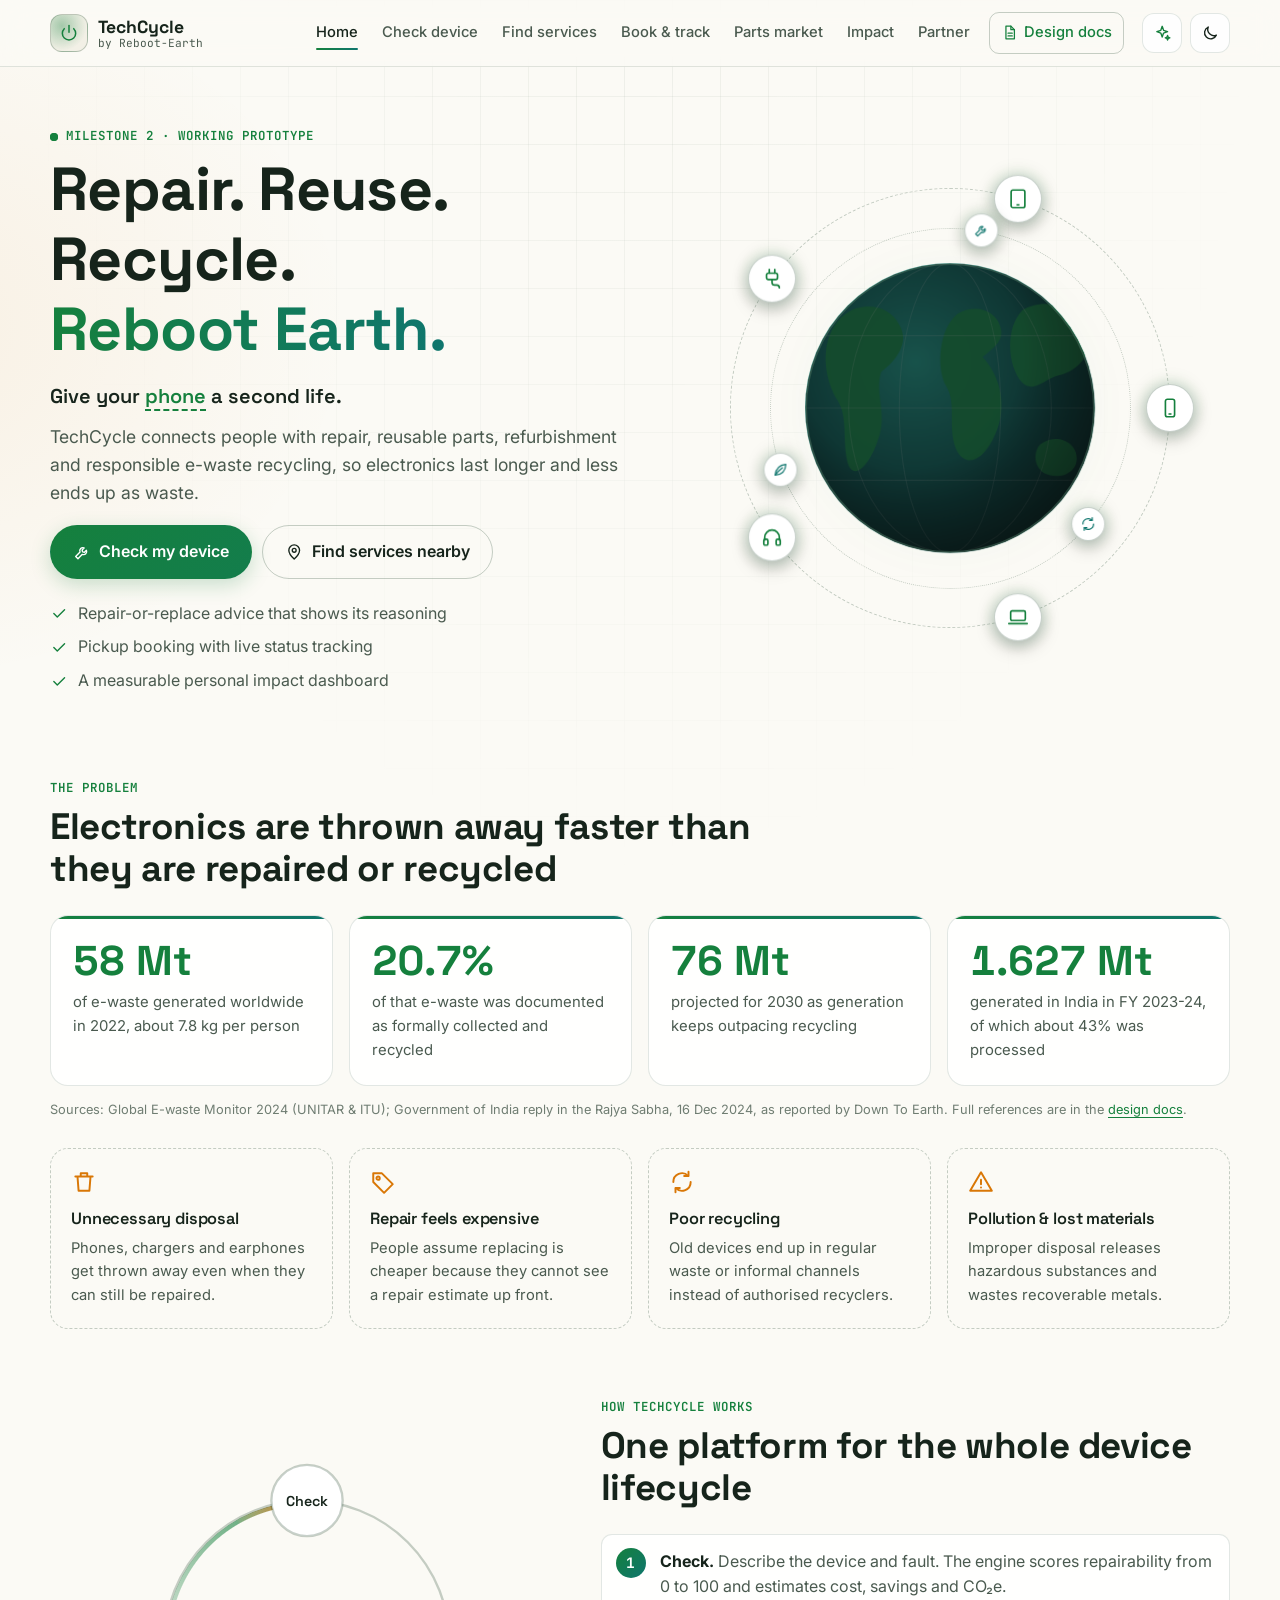
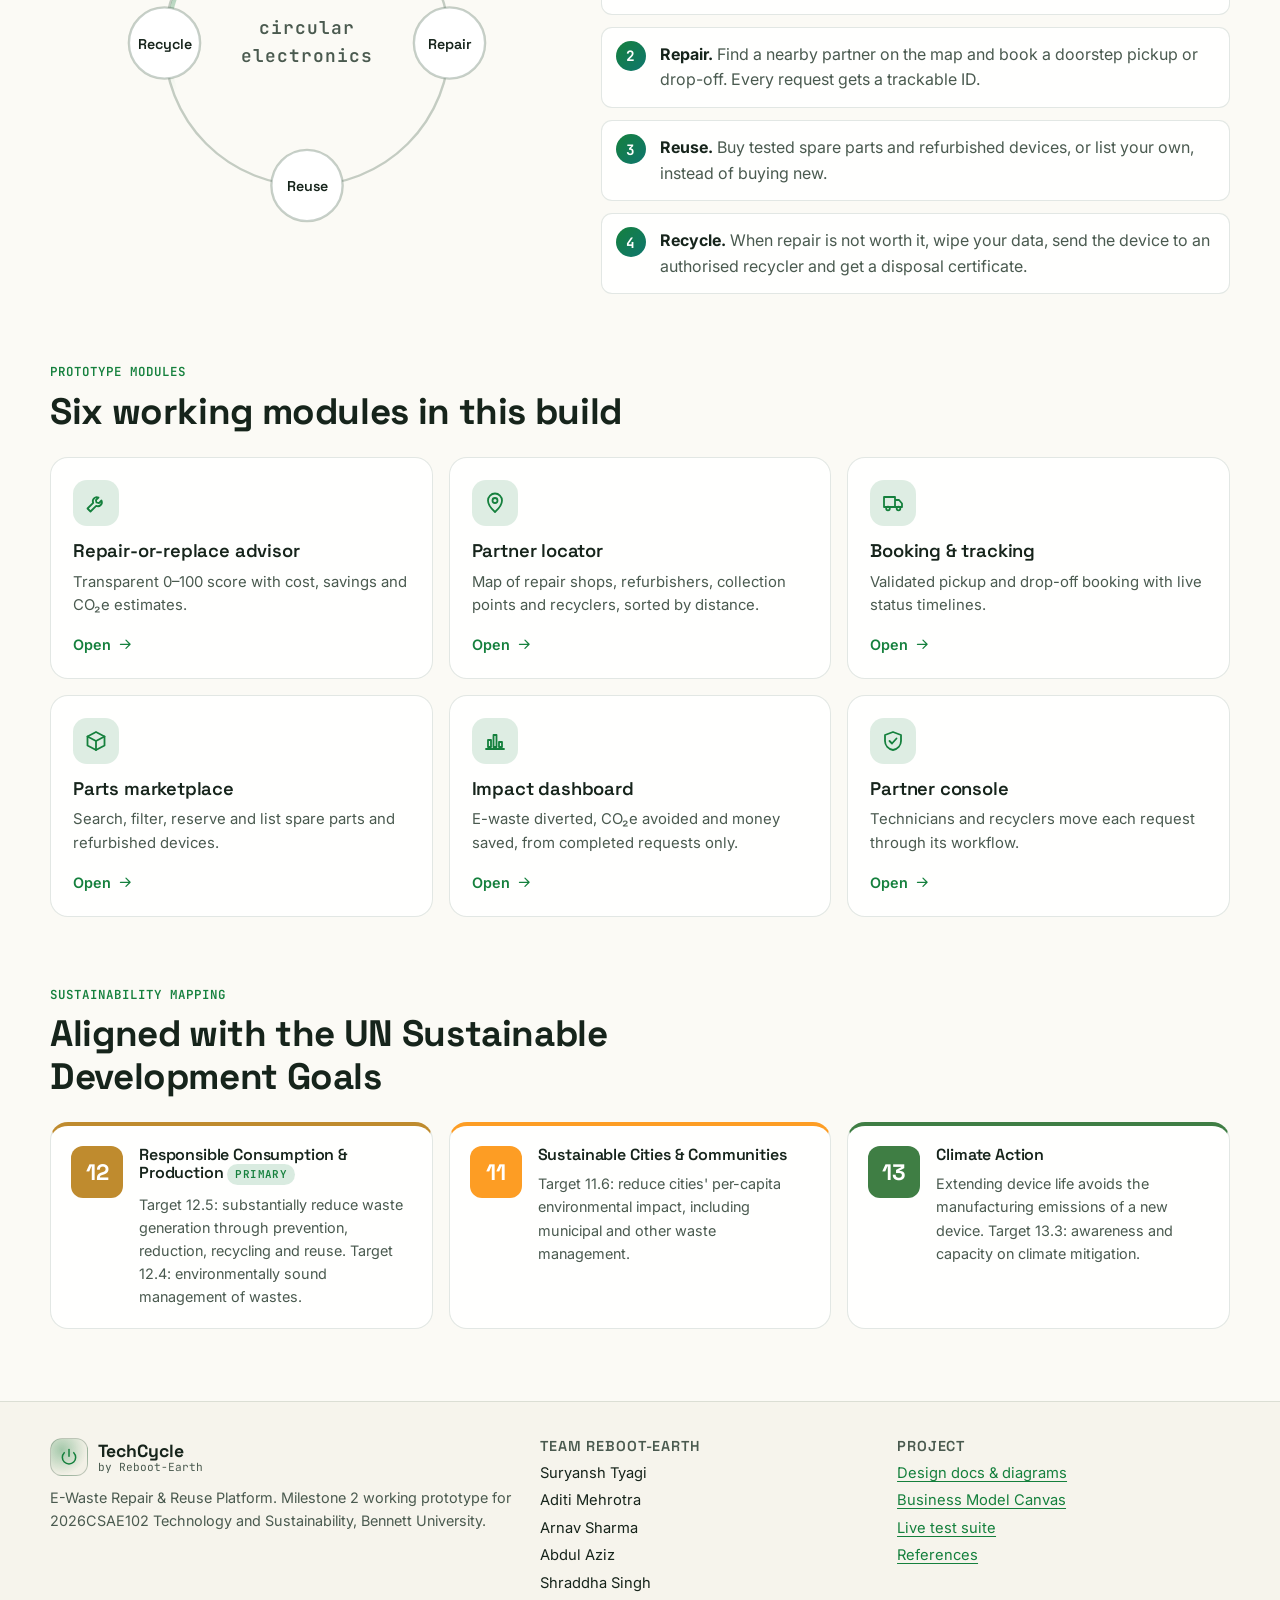
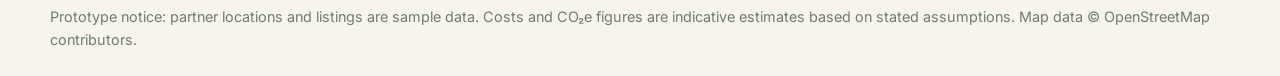
<file: index.html>
<!doctype html>
<html lang="en" data-theme="light">
<head>
  <meta charset="utf-8">
  <meta name="viewport" content="width=device-width, initial-scale=1">
  <title>TechCycle — E-Waste Repair &amp; Reuse Platform</title>
  <meta name="description" content="TechCycle helps people repair, reuse, refurbish and responsibly recycle electronics. Milestone 2 working prototype by Team Reboot-Earth, Bennett University (2026CSAE102).">
  <meta name="theme-color" content="#fbfaf5">
  <link rel="icon" href="data:image/svg+xml,%3Csvg xmlns='http://www.w3.org/2000/svg' viewBox='0 0 32 32'%3E%3Ccircle cx='16' cy='16' r='15' fill='%2306110d'/%3E%3Cpath d='M16 7v8' stroke='%233ee08f' stroke-width='3' stroke-linecap='round'/%3E%3Cpath d='M10.5 10.5a8 8 0 1 0 11 0' fill='none' stroke='%233ee08f' stroke-width='3' stroke-linecap='round'/%3E%3C/svg%3E">
  <link rel="preconnect" href="https://fonts.googleapis.com">
  <link rel="preconnect" href="https://fonts.gstatic.com" crossorigin>
  <!-- Fonts load without blocking the first paint; the map library loads only when the map page opens. -->
  <link rel="stylesheet" href="https://fonts.googleapis.com/css2?family=Inter:wght@400;500;600;700&family=JetBrains+Mono:wght@400;600&family=Space+Grotesk:wght@500;600;700&display=swap" media="print" onload="this.media='all'">
  <noscript><link rel="stylesheet" href="https://fonts.googleapis.com/css2?family=Inter:wght@400;500;600;700&family=JetBrains+Mono:wght@400;600&family=Space+Grotesk:wght@500;600;700&display=swap"></noscript>
  <link rel="stylesheet" href="css/styles.css?v=4">
  <script>
    (function () {
      var d = document.documentElement;
      var get = function (k) { try { var v = localStorage.getItem('techcycle.v1.' + k); return v ? JSON.parse(v) : null; } catch (e) { return null; } };
      d.dataset.theme = get('theme') || 'light'; // Light Eco is the default; dark is available from the toggle
      d.dataset.motion = get('motion') || (matchMedia('(prefers-reduced-motion: reduce)').matches ? 'reduced' : 'full');
    })();
  </script>
</head>
<body>
  <a class="skip-link" href="#main">Skip to content</a>

  <!-- Boot animation (plays once per session, skippable) -->
  <div id="boot" class="boot">
    <div class="boot-inner">
      <div class="boot-power"><i data-icon="power"></i></div>
      <p class="boot-title">REBOOT<span>·</span>EARTH</p>
      <pre class="boot-log" id="bootLog" aria-hidden="true"></pre>
      <div class="boot-bar"><i></i></div>
      <p class="boot-skip">Click or press any key to skip</p>
    </div>
  </div>

  <div class="bg-grid" aria-hidden="true"></div>

  <header class="topbar">
    <a class="brand" href="#/home" aria-label="TechCycle home">
      <span class="brand-mark"><i data-icon="power"></i></span>
      <span class="brand-text"><b>TechCycle</b><small>by Reboot-Earth</small></span>
    </a>
    <nav class="nav" id="nav" aria-label="Main">
      <a href="#/home" data-nav="home">Home</a>
      <a href="#/diagnose" data-nav="diagnose">Check device</a>
      <a href="#/services" data-nav="services">Find services</a>
      <a href="#/book" data-nav="book">Book &amp; track</a>
      <a href="#/market" data-nav="market">Parts market</a>
      <a href="#/impact" data-nav="impact">Impact</a>
      <a href="#/partner" data-nav="partner">Partner</a>
      <a href="design.html" class="nav-docs"><i data-icon="doc"></i> Design docs</a>
    </nav>
    <div class="top-actions">
      <button type="button" class="icon-btn" id="motionBtn" aria-label="Toggle animations"></button>
      <button type="button" class="icon-btn" id="themeBtn" aria-label="Toggle theme"></button>
      <button type="button" class="icon-btn menu-btn" id="menuBtn" aria-label="Menu" aria-expanded="false" aria-controls="nav"><i data-icon="menu"></i></button>
    </div>
  </header>

  <main id="main">

    <!-- ===================== HOME ===================== -->
    <section class="view" data-route="home" id="view-home">
      <div class="wrap hero">
        <div class="hero-copy">
          <span class="eyebrow"><span class="live-dot"></span> Milestone 2 · working prototype</span>
          <h1>Repair. Reuse. Recycle.<br><span class="grad-text">Reboot Earth.</span></h1>
          <p class="hero-rotator">Give your <span class="word" id="heroWord">phone</span> a second life.</p>
          <p class="lead">TechCycle connects people with repair, reusable parts, refurbishment and responsible e-waste recycling, so electronics last longer and less ends up as waste.</p>
          <div class="cta-row">
            <a class="btn btn-primary btn-lg" href="#/diagnose"><i data-icon="wrench"></i> Check my device</a>
            <a class="btn btn-ghost btn-lg" href="#/services"><i data-icon="pin"></i> Find services nearby</a>
          </div>
          <ul class="hero-points">
            <li><i data-icon="check"></i> Repair-or-replace advice that shows its reasoning</li>
            <li><i data-icon="check"></i> Pickup booking with live status tracking</li>
            <li><i data-icon="check"></i> A measurable personal impact dashboard</li>
          </ul>
        </div>

        <div class="hero-art" aria-hidden="true">
          <div class="globe-stage">
            <div class="halo"></div>
            <div class="orbit orbit-outer">
              <span class="sat" style="--a:0deg"><span><i data-icon="phone"></i></span></span>
              <span class="sat" style="--a:72deg"><span><i data-icon="laptop"></i></span></span>
              <span class="sat" style="--a:144deg"><span><i data-icon="earphones"></i></span></span>
              <span class="sat" style="--a:216deg"><span><i data-icon="charger"></i></span></span>
              <span class="sat" style="--a:288deg"><span><i data-icon="tablet"></i></span></span>
            </div>
            <div class="orbit orbit-inner">
              <span class="sat sat-sm" style="--a:40deg"><span><i data-icon="cycle"></i></span></span>
              <span class="sat sat-sm" style="--a:160deg"><span><i data-icon="leaf"></i></span></span>
              <span class="sat sat-sm" style="--a:280deg"><span><i data-icon="wrench"></i></span></span>
            </div>
            <!-- Globe: the land strip is its own element, so its endless drift runs on the GPU. -->
            <div class="globe">
              <svg class="globe-land" viewBox="20 20 320 160" preserveAspectRatio="none">
                  <g>
                    <path d="M38 52C48 40 66 42 72 54c6 10-2 20-10 26-4 12 4 24-2 38-4 12-12 22-16 14-4-12 0-26-6-36-8-12-10-32 0-44z"/>
                    <path d="M104 48c10-6 22-2 24 8 2 8-6 12-10 16 8 8 14 24 8 40-6 16-16 22-22 12-6-12 0-26-6-36-6-10-4-32 6-40z"/>
                    <path d="M140 46c12-8 32-2 36 12 4 12-6 22-16 24-8 2-14 10-20 4-8-8-10-30 0-40z"/>
                    <path d="M150 120c8-6 20-2 20 8 0 8-10 12-18 8-6-4-6-12-2-16z"/>
                  </g>
                  <g transform="translate(160 0)">
                    <path d="M38 52C48 40 66 42 72 54c6 10-2 20-10 26-4 12 4 24-2 38-4 12-12 22-16 14-4-12 0-26-6-36-8-12-10-32 0-44z"/>
                    <path d="M104 48c10-6 22-2 24 8 2 8-6 12-10 16 8 8 14 24 8 40-6 16-16 22-22 12-6-12 0-26-6-36-6-10-4-32 6-40z"/>
                    <path d="M140 46c12-8 32-2 36 12 4 12-6 22-16 24-8 2-14 10-20 4-8-8-10-30 0-40z"/>
                    <path d="M150 120c8-6 20-2 20 8 0 8-10 12-18 8-6-4-6-12-2-16z"/>
                  </g>
              </svg>
              <svg class="globe-overlay" viewBox="20 20 160 160">
                <defs>
                  <radialGradient id="gShade" cx="36%" cy="32%" r="78%">
                    <stop offset=".5" stop-color="#000" stop-opacity="0"/>
                    <stop offset="1" stop-color="#000" stop-opacity=".55"/>
                  </radialGradient>
                </defs>
                <g class="globe-grid">
                  <path d="M20 100h160M31 60h138M31 140h138"/>
                  <ellipse cx="100" cy="100" rx="28" ry="80"/>
                  <ellipse cx="100" cy="100" rx="56" ry="80"/>
                </g>
                <circle cx="100" cy="100" r="80" fill="url(#gShade)"/>
                <circle cx="100" cy="100" r="79.5" class="globe-rim"/>
              </svg>
            </div>
            <span class="spark s1"></span><span class="spark s2"></span><span class="spark s3"></span><span class="spark s4"></span>
          </div>
        </div>
      </div>

      <section class="wrap section">
        <div class="section-head reveal">
          <span class="eyebrow">The problem</span>
          <h2>Electronics are thrown away faster than they are repaired or recycled</h2>
        </div>
        <div class="stats">
          <article class="stat reveal"><b data-count="62" data-suffix=" Mt">0</b><p>of e-waste generated worldwide in 2022, about 7.8 kg per person</p></article>
          <article class="stat reveal"><b data-count="22.3" data-decimals="1" data-suffix="%">0</b><p>of that e-waste was documented as formally collected and recycled</p></article>
          <article class="stat reveal"><b data-count="82" data-suffix=" Mt">0</b><p>projected for 2030 as generation keeps outpacing recycling</p></article>
          <article class="stat reveal"><b data-count="1.751" data-decimals="3" data-suffix=" Mt">0</b><p>generated in India in FY 2023-24, of which about 43% was processed</p></article>
        </div>
        <p class="source">Sources: Global E-waste Monitor 2024 (UNITAR &amp; ITU); Government of India reply in the Rajya Sabha, 16 Dec 2024, as reported by Down To Earth. Full references are in the <a href="design.html#references">design docs</a>.</p>

        <div class="pains">
          <article class="pain reveal"><i data-icon="trash"></i><h3>Unnecessary disposal</h3><p>Phones, chargers and earphones get thrown away even when they can still be repaired.</p></article>
          <article class="pain reveal"><i data-icon="tag"></i><h3>Repair feels expensive</h3><p>People assume replacing is cheaper because they cannot see a repair estimate up front.</p></article>
          <article class="pain reveal"><i data-icon="cycle"></i><h3>Poor recycling</h3><p>Old devices end up in regular waste or informal channels instead of authorised recyclers.</p></article>
          <article class="pain reveal"><i data-icon="alert"></i><h3>Pollution &amp; lost materials</h3><p>Improper disposal releases hazardous substances and wastes recoverable metals.</p></article>
        </div>
      </section>

      <section class="wrap section loop-section">
        <div class="loop-art reveal" aria-hidden="true">
          <div class="loop-wrap">
          <span class="loop-comet"></span>
          <svg viewBox="0 0 320 320" class="loop">
            <defs>
              <linearGradient id="loopGrad" x1="0" y1="0" x2="1" y2="1">
                <stop offset="0" style="stop-color:var(--accent)"/>
                <stop offset="1" style="stop-color:var(--accent-2)"/>
              </linearGradient>
            </defs>
            <circle class="loop-track" cx="160" cy="160" r="120"/>
            <g class="loop-node n1" transform="translate(160 40)"><circle r="30"/><text y="5">Check</text></g>
            <g class="loop-node n2" transform="translate(280 160)"><circle r="30"/><text y="5">Repair</text></g>
            <g class="loop-node n3" transform="translate(160 280)"><circle r="30"/><text y="5">Reuse</text></g>
            <g class="loop-node n4" transform="translate(40 160)"><circle r="30"/><text y="5">Recycle</text></g>
            <text x="160" y="152" class="loop-center">circular</text>
            <text x="160" y="176" class="loop-center">electronics</text>
          </svg>
          <span class="loop-hl h1"></span><span class="loop-hl h2"></span><span class="loop-hl h3"></span><span class="loop-hl h4"></span>
          </div>
        </div>
        <div class="loop-copy">
          <div class="section-head reveal"><span class="eyebrow">How TechCycle works</span><h2>One platform for the whole device lifecycle</h2></div>
          <ol class="steps">
            <li class="reveal"><b>Check.</b> Describe the device and fault. The engine scores repairability from 0 to 100 and estimates cost, savings and CO₂e.</li>
            <li class="reveal"><b>Repair.</b> Find a nearby partner on the map and book a doorstep pickup or drop-off. Every request gets a trackable ID.</li>
            <li class="reveal"><b>Reuse.</b> Buy tested spare parts and refurbished devices, or list your own, instead of buying new.</li>
            <li class="reveal"><b>Recycle.</b> When repair is not worth it, wipe your data, send the device to an authorised recycler and get a disposal certificate.</li>
          </ol>
        </div>
      </section>

      <section class="wrap section">
        <div class="section-head reveal"><span class="eyebrow">Prototype modules</span><h2>Six working modules in this build</h2></div>
        <div class="modules">
          <a class="module reveal" href="#/diagnose"><span class="m-ic"><i data-icon="wrench"></i></span><h3>Repair-or-replace advisor</h3><p>Transparent 0–100 score with cost, savings and CO₂e estimates.</p><span class="m-go">Open <i data-icon="arrow"></i></span></a>
          <a class="module reveal" href="#/services"><span class="m-ic"><i data-icon="pin"></i></span><h3>Partner locator</h3><p>Map of repair shops, refurbishers, collection points and recyclers, sorted by distance.</p><span class="m-go">Open <i data-icon="arrow"></i></span></a>
          <a class="module reveal" href="#/book"><span class="m-ic"><i data-icon="truck"></i></span><h3>Booking &amp; tracking</h3><p>Validated pickup and drop-off booking with live status timelines.</p><span class="m-go">Open <i data-icon="arrow"></i></span></a>
          <a class="module reveal" href="#/market"><span class="m-ic"><i data-icon="box"></i></span><h3>Parts marketplace</h3><p>Search, filter, reserve and list spare parts and refurbished devices.</p><span class="m-go">Open <i data-icon="arrow"></i></span></a>
          <a class="module reveal" href="#/impact"><span class="m-ic"><i data-icon="chart"></i></span><h3>Impact dashboard</h3><p>E-waste diverted, CO₂e avoided and money saved, from completed requests only.</p><span class="m-go">Open <i data-icon="arrow"></i></span></a>
          <a class="module reveal" href="#/partner"><span class="m-ic"><i data-icon="shield"></i></span><h3>Partner console</h3><p>Technicians and recyclers move each request through its workflow.</p><span class="m-go">Open <i data-icon="arrow"></i></span></a>
        </div>
      </section>

      <section class="wrap section">
        <div class="section-head reveal"><span class="eyebrow">Sustainability mapping</span><h2>Aligned with the UN Sustainable Development Goals</h2></div>
        <div class="sdgs">
          <article class="sdg sdg-12 reveal"><span class="sdg-num">12</span><div><h3>Responsible Consumption &amp; Production <span class="badge">primary</span></h3><p>Target 12.5: substantially reduce waste generation through prevention, reduction, recycling and reuse. Target 12.4: environmentally sound management of wastes.</p></div></article>
          <article class="sdg sdg-11 reveal"><span class="sdg-num">11</span><div><h3>Sustainable Cities &amp; Communities</h3><p>Target 11.6: reduce cities' per-capita environmental impact, including municipal and other waste management.</p></div></article>
          <article class="sdg sdg-13 reveal"><span class="sdg-num">13</span><div><h3>Climate Action</h3><p>Extending device life avoids the manufacturing emissions of a new device. Target 13.3: awareness and capacity on climate mitigation.</p></div></article>
        </div>
      </section>
    </section>

    <!-- ===================== MODULE 1: DIAGNOSE ===================== -->
    <section class="view" data-route="diagnose" id="view-diagnose" hidden>
      <div class="wrap page-head">
        <span class="eyebrow">Module 1 · Repair-or-replace advisor</span>
        <h2>Should you repair it?</h2>
        <p class="lead">Answer four quick questions. The scoring engine weighs repair cost, device age and fix success rate, and shows its reasoning.</p>
      </div>
      <div class="wrap grid-2 dx">
        <form id="dxForm" class="card form" novalidate>
          <fieldset>
            <legend><span class="step">1</span> Device</legend>
            <div class="tiles" id="dxDevices" role="radiogroup" aria-label="Device type"></div>
          </fieldset>
          <fieldset>
            <legend><span class="step">2</span> Price segment when new</legend>
            <div class="seg" id="dxTier" role="radiogroup" aria-label="Price segment"></div>
            <small class="hint" id="dxTierHint"></small>
          </fieldset>
          <fieldset>
            <legend><span class="step">3</span> <label for="dxAge">Age of the device</label></legend>
            <div class="range-row">
              <input type="range" id="dxAge" min="0" max="10" step="0.5" value="2">
              <output id="dxAgeOut" for="dxAge">2 years</output>
            </div>
          </fieldset>
          <fieldset>
            <legend><span class="step">4</span> <label for="dxIssue">What is wrong?</label></legend>
            <select id="dxIssue" class="input"></select>
          </fieldset>
          <button class="btn btn-primary btn-block btn-lg" type="submit"><i data-icon="bolt"></i> Analyse my device</button>
        </form>
        <div class="card result-card" id="dxResult" aria-live="polite">
          <div class="result-empty">
            <div class="radar"><span></span><i data-icon="phone"></i></div>
            <h3>Your result appears here</h3>
            <p>You will get a repairability score, a cost estimate in ₹, potential savings and the CO₂e you avoid by repairing instead of buying new.</p>
          </div>
        </div>
      </div>
      <div class="wrap">
        <div class="card">
          <h3 class="card-title"><i data-icon="clock"></i> Recent checks</h3>
          <ul id="dxHistory" class="history"></ul>
        </div>
      </div>
    </section>

    <!-- ===================== MODULE 2: SERVICES ===================== -->
    <section class="view" data-route="services" id="view-services" hidden>
      <div class="wrap page-head">
        <span class="eyebrow">Module 2 · Partner locator</span>
        <h2>Find repair, refurbish &amp; recycling partners</h2>
        <p class="lead">Filter by what you need and see who is closest. Book directly from any card.</p>
      </div>
      <div class="wrap">
        <div class="notice"><i data-icon="alert"></i><p>This prototype uses <b>sample partner locations</b> around Greater Noida. They will be replaced with verified partner shops and CPCB-authorised recyclers in Milestone 3.</p></div>
        <div class="toolbar">
          <div class="chips" id="svcTypes" aria-label="Partner type"></div>
          <div class="toolbar-right">
            <label class="sr-only" for="svcDevice">Device</label>
            <select id="svcDevice" class="input input-sm"></select>
            <label class="switch"><input type="checkbox" id="svcPickup"><span class="switch-ui"></span> Pickup available</label>
            <button type="button" class="btn btn-ghost btn-sm" id="svcLocate"><i data-icon="locate"></i> Use my location</button>
          </div>
        </div>
        <p class="origin-line">Distances from <b id="svcOrigin"></b> · <span id="svcCount"></span></p>
        <div class="svc-layout">
          <div class="map-card card"><div id="svcMap" class="map" role="region" aria-label="Map of partners"></div></div>
          <div class="svc-list" id="svcList"></div>
        </div>
      </div>
    </section>

    <!-- ===================== MODULE 3: BOOK & TRACK ===================== -->
    <section class="view" data-route="book" id="view-book" hidden>
      <div class="wrap page-head">
        <span class="eyebrow">Module 3 · Booking &amp; tracking</span>
        <h2>Book a repair or recycling pickup</h2>
        <p class="lead">Every request gets an ID such as <code>TC-2611-AB12</code> that you can track through each stage.</p>
      </div>
      <div class="wrap">
        <div class="tabs" role="tablist" aria-label="Booking">
          <button type="button" role="tab" id="tabNew" aria-selected="true" aria-controls="panelNew"><i data-icon="plus"></i> New request</button>
          <button type="button" role="tab" id="tabTrack" aria-selected="false" aria-controls="panelTrack"><i data-icon="search"></i> Track a request</button>
        </div>

        <div id="panelNew" role="tabpanel" aria-labelledby="tabNew">
          <div class="grid-2 book" id="bkGrid">
            <form id="bkForm" class="card form" novalidate>
              <div class="field">
                <span class="label">I want to</span>
                <div class="seg seg-lg" id="bkType" role="radiogroup" aria-label="Request type">
                  <button type="button" role="radio" data-type="repair" aria-checked="true"><i data-icon="wrench"></i> Repair a device</button>
                  <button type="button" role="radio" data-type="recycle" aria-checked="false"><i data-icon="cycle"></i> Recycle a device</button>
                </div>
              </div>
              <div class="field-row">
                <div class="field"><label for="bkDevice">Device</label><select id="bkDevice" class="input"></select></div>
                <div class="field"><label for="bkTier">Price segment</label><select id="bkTier" class="input"></select></div>
              </div>
              <div class="field" id="bkIssueField"><label for="bkIssue">Problem</label><select id="bkIssue" class="input"></select></div>
              <div class="field">
                <span class="label">Handover</span>
                <div class="seg" id="bkMode" role="radiogroup" aria-label="Handover">
                  <button type="button" role="radio" data-mode="pickup" aria-checked="true"><i data-icon="truck"></i> Doorstep pickup</button>
                  <button type="button" role="radio" data-mode="dropoff" aria-checked="false"><i data-icon="store"></i> I'll drop it off</button>
                </div>
              </div>
              <div class="field"><label for="bkPartner">Partner</label><select id="bkPartner" class="input"></select></div>
              <div id="bkAddrFields">
                <div class="field"><label for="bkAddress">Pickup address</label><textarea id="bkAddress" class="input" rows="2" maxlength="200" autocomplete="street-address" placeholder="House / hostel, street, area"></textarea></div>
                <div class="field field-narrow"><label for="bkPin">PIN code</label><input id="bkPin" class="input" inputmode="numeric" maxlength="6" autocomplete="postal-code" placeholder="201310"></div>
              </div>
              <div class="field-row">
                <div class="field"><label for="bkDate">Preferred date</label><input id="bkDate" class="input" type="date"></div>
                <div class="field"><label for="bkSlot">Time slot</label><select id="bkSlot" class="input"></select></div>
              </div>
              <div class="field-row">
                <div class="field"><label for="bkName">Your name</label><input id="bkName" class="input" maxlength="60" autocomplete="name"></div>
                <div class="field"><label for="bkPhone">Mobile number</label><input id="bkPhone" class="input" type="tel" inputmode="tel" maxlength="16" autocomplete="tel" placeholder="98765 43210"></div>
              </div>
              <fieldset id="bkWipe" class="wipe" hidden>
                <legend><i data-icon="shield"></i> Before you hand it over: protect your data</legend>
                <label class="check"><input type="checkbox" id="bkWipeAll"> <b>Tick all</b></label>
                <label class="check"><input type="checkbox" class="wipe-item"> Back up photos, contacts and files</label>
                <label class="check"><input type="checkbox" class="wipe-item"> Sign out of Google / Apple ID and turn off “Find my device”</label>
                <label class="check"><input type="checkbox" class="wipe-item"> Remove SIM and memory cards</label>
                <label class="check"><input type="checkbox" class="wipe-item"> Factory-reset the device</label>
                <div class="field"><label class="check strong"><input type="checkbox" id="bkWipeConfirm"> I confirm my data is backed up and wiped</label></div>
              </fieldset>
              <button class="btn btn-primary btn-block btn-lg" type="submit" id="bkSubmit">Book</button>
              <p class="fine">Prototype: your details stay in this browser only and are not sent to any server.</p>
            </form>
            <aside class="card side" id="bkSummary" aria-live="polite"></aside>
          </div>
          <div id="bkDone" hidden></div>
        </div>

        <div id="panelTrack" role="tabpanel" aria-labelledby="tabTrack" hidden>
          <div class="grid-2 track">
            <div>
              <form id="trkForm" class="card form track-form" novalidate>
                <div class="field">
                  <label for="trkId">Request ID</label>
                  <div class="input-group"><input id="trkId" class="input mono" placeholder="TC-2611-AB12" autocomplete="off" spellcheck="false"><button class="btn btn-primary" type="submit"><i data-icon="search"></i> Track</button></div>
                </div>
              </form>
              <div class="card">
                <h3 class="card-title"><i data-icon="clock"></i> Requests in this browser</h3>
                <ul id="trkMine" class="req-list"></ul>
              </div>
            </div>
            <div id="trkResult" aria-live="polite">
              <div class="empty-state card"><i data-icon="search"></i><p>Enter a request ID or choose one from the list.</p></div>
            </div>
          </div>
        </div>
      </div>
    </section>

    <!-- ===================== MODULE 4: MARKET ===================== -->
    <section class="view" data-route="market" id="view-market" hidden>
      <div class="wrap page-head">
        <span class="eyebrow">Module 4 · Parts &amp; refurbished marketplace</span>
        <h2>Reuse before you buy new</h2>
        <p class="lead">Tested spare parts and refurbished devices from repair partners and students.</p>
      </div>
      <div class="wrap">
        <div class="toolbar">
          <div class="search"><i data-icon="search"></i><label class="sr-only" for="mkSearch">Search listings</label><input id="mkSearch" class="input" type="search" placeholder="Search parts, devices, sellers…"></div>
          <div class="toolbar-right">
            <label class="sr-only" for="mkDevice">Device</label><select id="mkDevice" class="input input-sm"></select>
            <label class="sr-only" for="mkSort">Sort</label>
            <select id="mkSort" class="input input-sm"><option value="new">Newest</option><option value="low">Price: low to high</option><option value="high">Price: high to low</option></select>
            <button type="button" class="btn btn-primary btn-sm" id="mkAdd"><i data-icon="plus"></i> List an item</button>
          </div>
        </div>
        <div class="toolbar"><div class="chips" id="mkCats" aria-label="Category"></div><span class="muted" id="mkCount"></span></div>
        <div class="mk-grid" id="mkGrid"></div>
      </div>
    </section>

    <!-- ===================== MODULE 5: IMPACT ===================== -->
    <section class="view" data-route="impact" id="view-impact" hidden>
      <div class="wrap page-head">
        <span class="eyebrow">Module 5 · Impact dashboard</span>
        <h2>Your measurable impact</h2>
        <p class="lead">Only completed repairs and recycling count. Figures are estimates based on the published <a href="design.html#engine">assumptions</a>.</p>
      </div>
      <div class="wrap">
        <div class="notice notice-info" id="impDemoNote" hidden><i data-icon="bulb"></i><p>Demo data is loaded. Demo records are marked “demo” and can be removed below.</p></div>
        <div class="empty-state card" id="impEmpty" hidden><i data-icon="chart"></i><p>No activity yet. Run a device check, book a request, or load demo data to see the dashboard in action.</p></div>
        <div class="kpis" id="impKpis"></div>
        <div class="grid-3 charts">
          <div class="card"><h3 class="card-title"><i data-icon="chart"></i> Completed actions by device</h3><div id="impBars" class="hbars"></div>
            <ul class="legend inline"><li><span class="sw d-repair"></span>Repaired</li><li><span class="sw d-recycle"></span>Recycled</li></ul></div>
          <div class="card"><h3 class="card-title"><i data-icon="cycle"></i> Request outcomes</h3><div id="impDonut" class="donut-wrap"></div></div>
          <div class="card"><h3 class="card-title"><i data-icon="truck"></i> Pipeline by status</h3><ul id="impPipeline" class="pipeline"></ul></div>
        </div>
        <div class="grid-2">
          <div class="card context">
            <h3 class="card-title"><i data-icon="globe"></i> In context</h3>
            <p>The world generated <b>62 million tonnes</b> of e-waste in 2022, and only <b>22.3%</b> was documented as formally collected and recycled (Global E-waste Monitor 2024). Every repaired device and every formally recycled one moves that number in the right direction.</p>
            <details><summary>Assumptions used in these estimates</summary>
              <ul>
                <li>A completed repair is assumed to replace the purchase of one new device of the same price segment.</li>
                <li>CO₂e avoided = the device's manufacturing footprint × 0.9 (10% is allowed for replacement parts).</li>
                <li>Indicative footprints: smartphone 60 kg, laptop 250 kg, tablet 100 kg, earphones 6 kg, charger 2 kg CO₂e. These are order-of-magnitude values from manufacturer product environmental reports and LCA literature.</li>
                <li>Money saved = new device price − final repair cost (or the midpoint of the estimate).</li>
                <li>Recycling counts device weight as e-waste diverted to formal channels, but no CO₂e credit is claimed.</li>
              </ul>
            </details>
          </div>
          <div class="card">
            <h3 class="card-title"><i data-icon="flask"></i> Demo &amp; data controls</h3>
            <p class="muted">Load sample requests across every stage for a demonstration, or clear the data stored in this browser.</p>
            <div class="cta-row">
              <button type="button" class="btn btn-primary btn-sm" id="impDemo"><i data-icon="bolt"></i> Load demo data</button>
              <button type="button" class="btn btn-ghost btn-sm" id="impClearDemo"><i data-icon="x"></i> Remove demo data</button>
              <button type="button" class="btn btn-danger btn-sm" id="impReset"><i data-icon="trash"></i> Clear all local data</button>
            </div>
          </div>
        </div>
      </div>
    </section>

    <!-- ===================== MODULE 6: PARTNER ===================== -->
    <section class="view" data-route="partner" id="view-partner" hidden>
      <div class="wrap page-head">
        <span class="eyebrow">Module 6 · Partner console</span>
        <h2>Technician &amp; recycler console</h2>
        <p class="lead">Partners accept requests and update each stage. Customers see the change instantly on their tracking page.</p>
      </div>
      <div class="wrap">
        <div class="notice"><i data-icon="shield"></i><p>In this prototype the console is open for demonstration. Partner login and request assignment are planned for Milestone 3.</p></div>
        <div class="toolbar">
          <div class="chips" id="ptGroups" aria-label="Request group"></div>
          <div class="toolbar-right">
            <label class="sr-only" for="ptType">Request type</label>
            <select id="ptType" class="input input-sm"><option value="all">All types</option><option value="repair">Repair</option><option value="recycle">Recycle</option></select>
            <button type="button" class="btn btn-ghost btn-sm" id="ptDemo"><i data-icon="bolt"></i> Load demo data</button>
          </div>
        </div>
        <div class="pt-grid" id="ptList"></div>
      </div>
    </section>
  </main>

  <footer class="footer">
    <div class="wrap footer-grid">
      <div>
        <a class="brand" href="#/home"><span class="brand-mark"><i data-icon="power"></i></span><span class="brand-text"><b>TechCycle</b><small>by Reboot-Earth</small></span></a>
        <p class="muted">E-Waste Repair &amp; Reuse Platform. Milestone 2 working prototype for 2026CSAE102 Technology and Sustainability, Bennett University.</p>
      </div>
      <div>
        <h4>Team Reboot-Earth</h4>
        <ul class="team-list">
          <li>Suryansh Tyagi</li><li>Aditi Mehrotra</li><li>Arnav Sharma</li><li>Abdul Aziz</li><li>Shraddha Singh</li>
        </ul>
      </div>
      <div>
        <h4>Project</h4>
        <ul class="link-list">
          <li><a href="design.html">Design docs &amp; diagrams</a></li>
          <li><a href="design.html#bmc">Business Model Canvas</a></li>
          <li><a href="design.html#testing">Live test suite</a></li>
          <li><a href="design.html#references">References</a></li>
        </ul>
      </div>
    </div>
    <p class="wrap fine footer-note">Prototype notice: partner locations and listings are sample data. Costs and CO₂e figures are indicative estimates based on stated assumptions. Map data © OpenStreetMap contributors.</p>
  </footer>

  <div id="toasts" class="toasts" aria-live="polite"></div>
  <div id="modalRoot"></div>

  <script src="js/data.js?v=4" defer></script>
  <script src="js/engine.js?v=4" defer></script>
  <script src="js/store.js?v=4" defer></script>
  <script src="js/demo.js?v=4" defer></script>
  <script src="js/ui.js?v=4" defer></script>
  <script src="js/modules/diagnose.js?v=4" defer></script>
  <script src="js/modules/services.js?v=4" defer></script>
  <script src="js/modules/booking.js?v=4" defer></script>
  <script src="js/modules/marketplace.js?v=4" defer></script>
  <script src="js/modules/impact.js?v=4" defer></script>
  <script src="js/modules/partner.js?v=4" defer></script>
  <script src="js/app.js?v=4" defer></script>
</body>
</html>
</file>
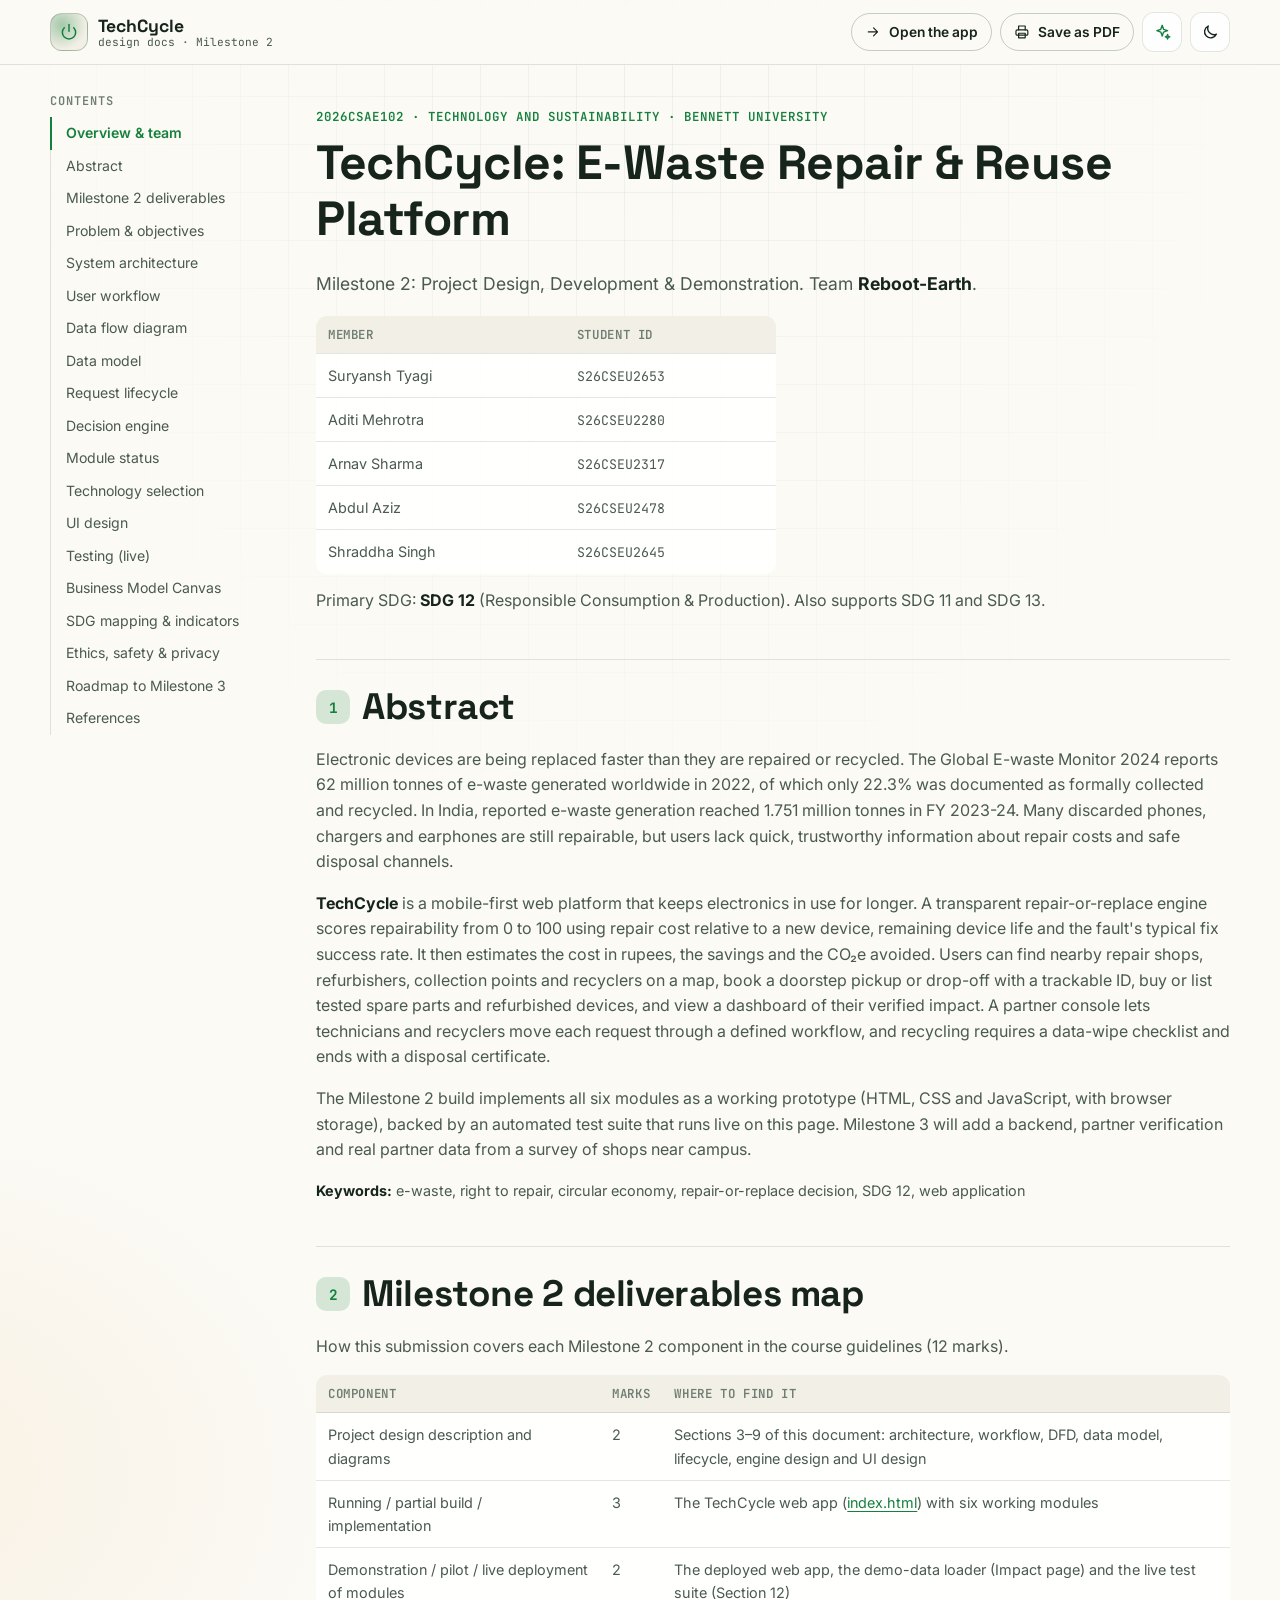
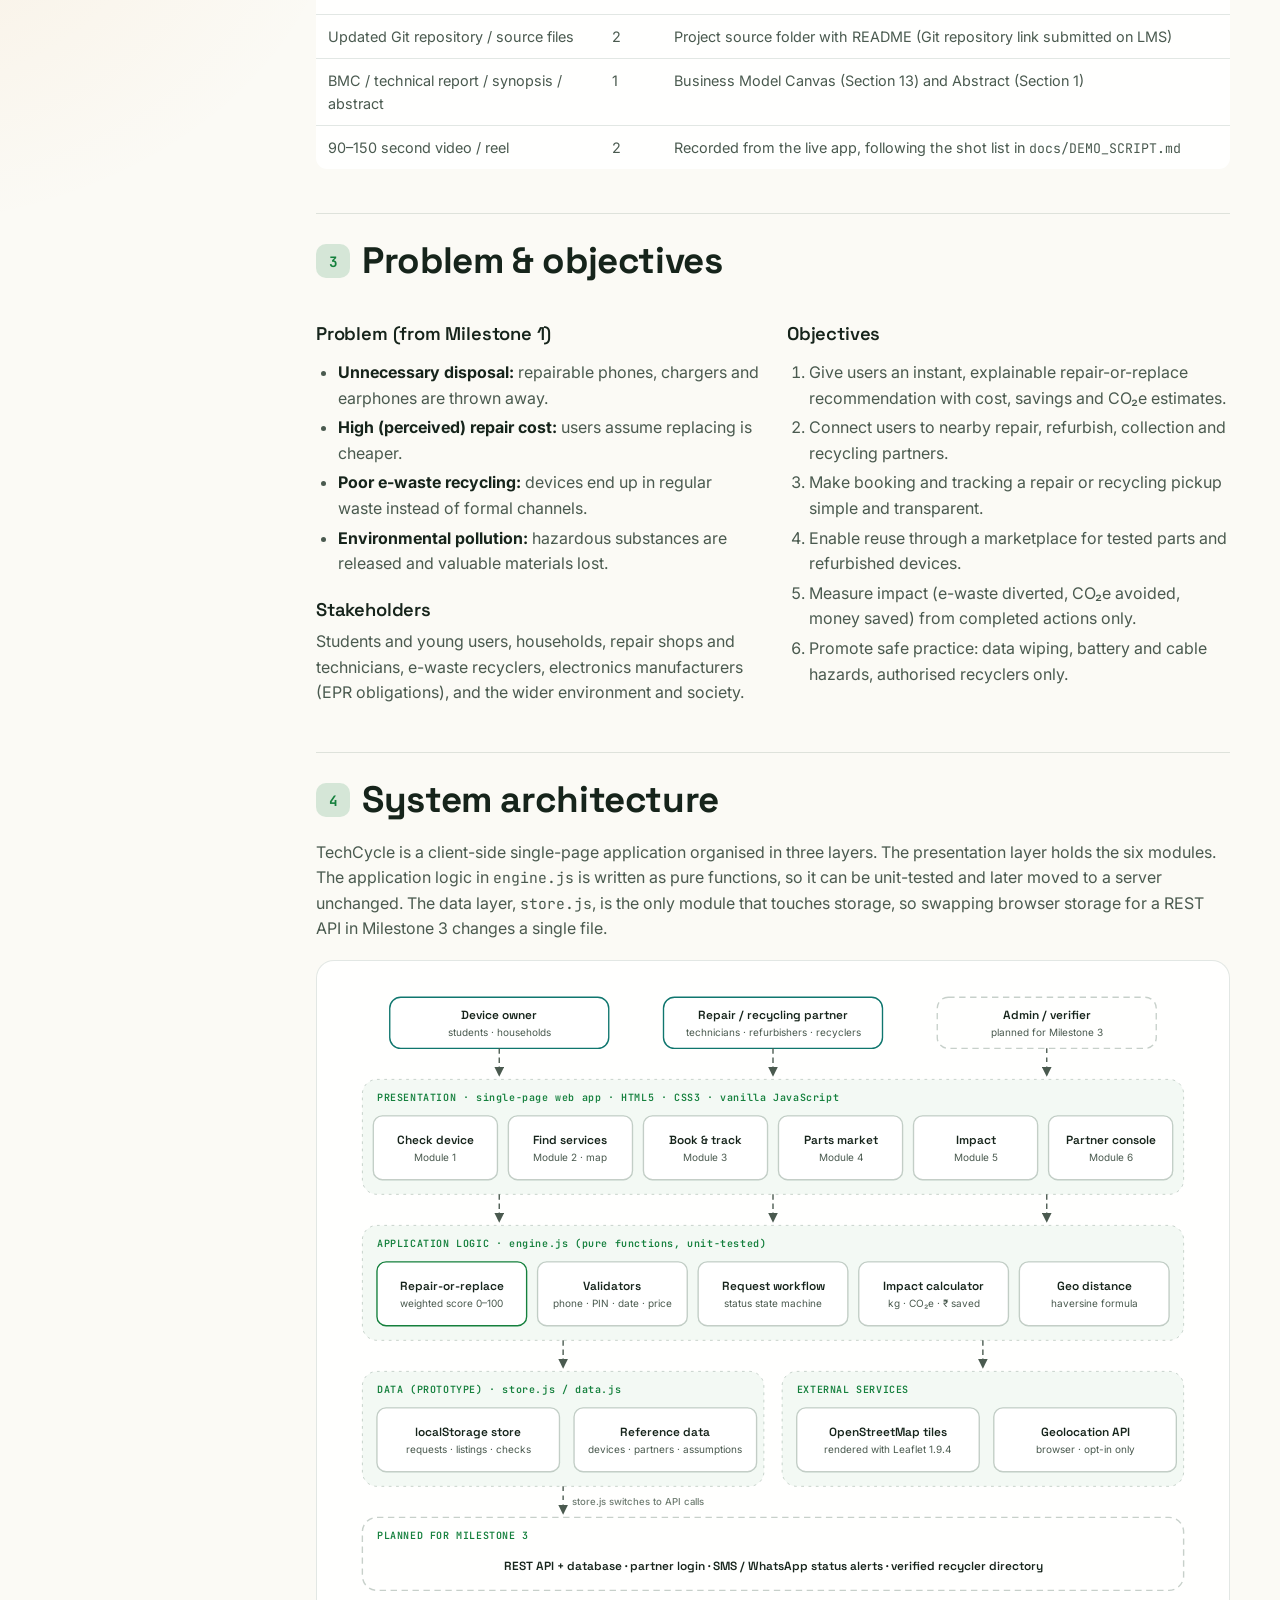
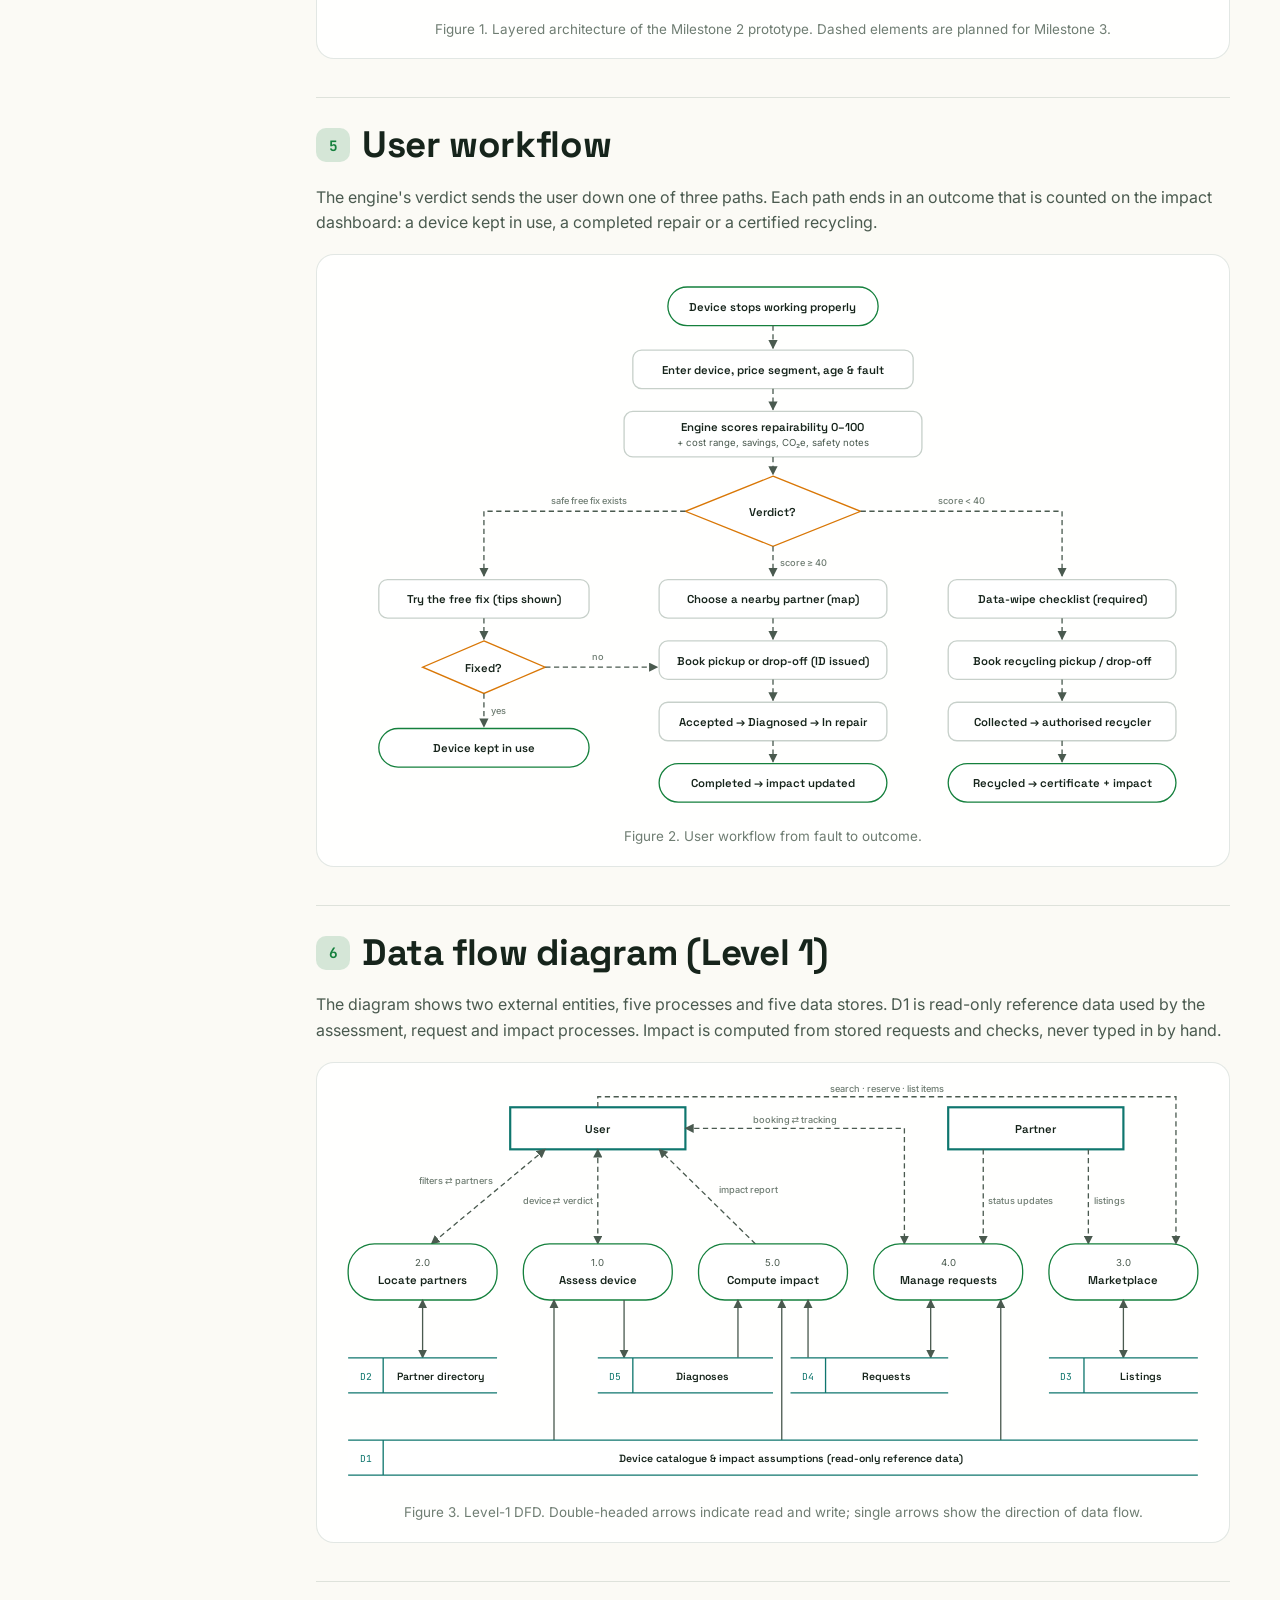
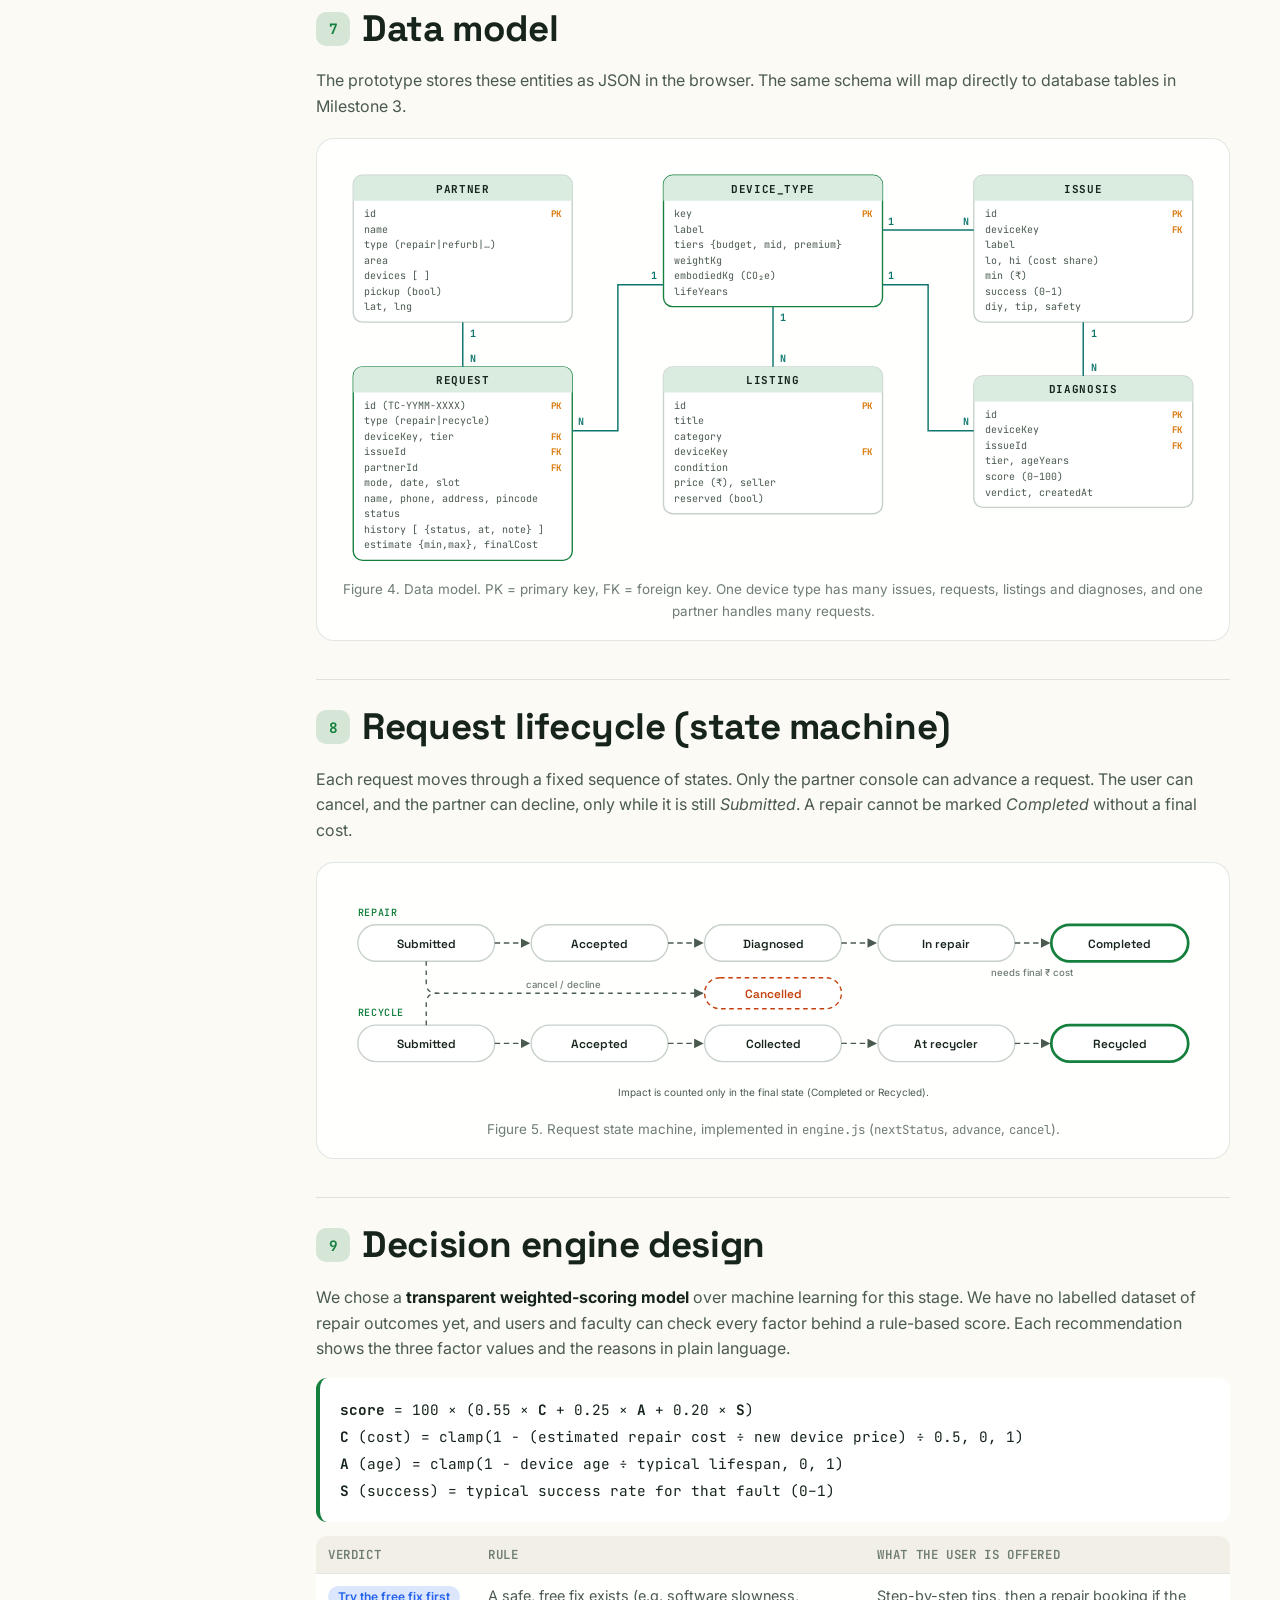
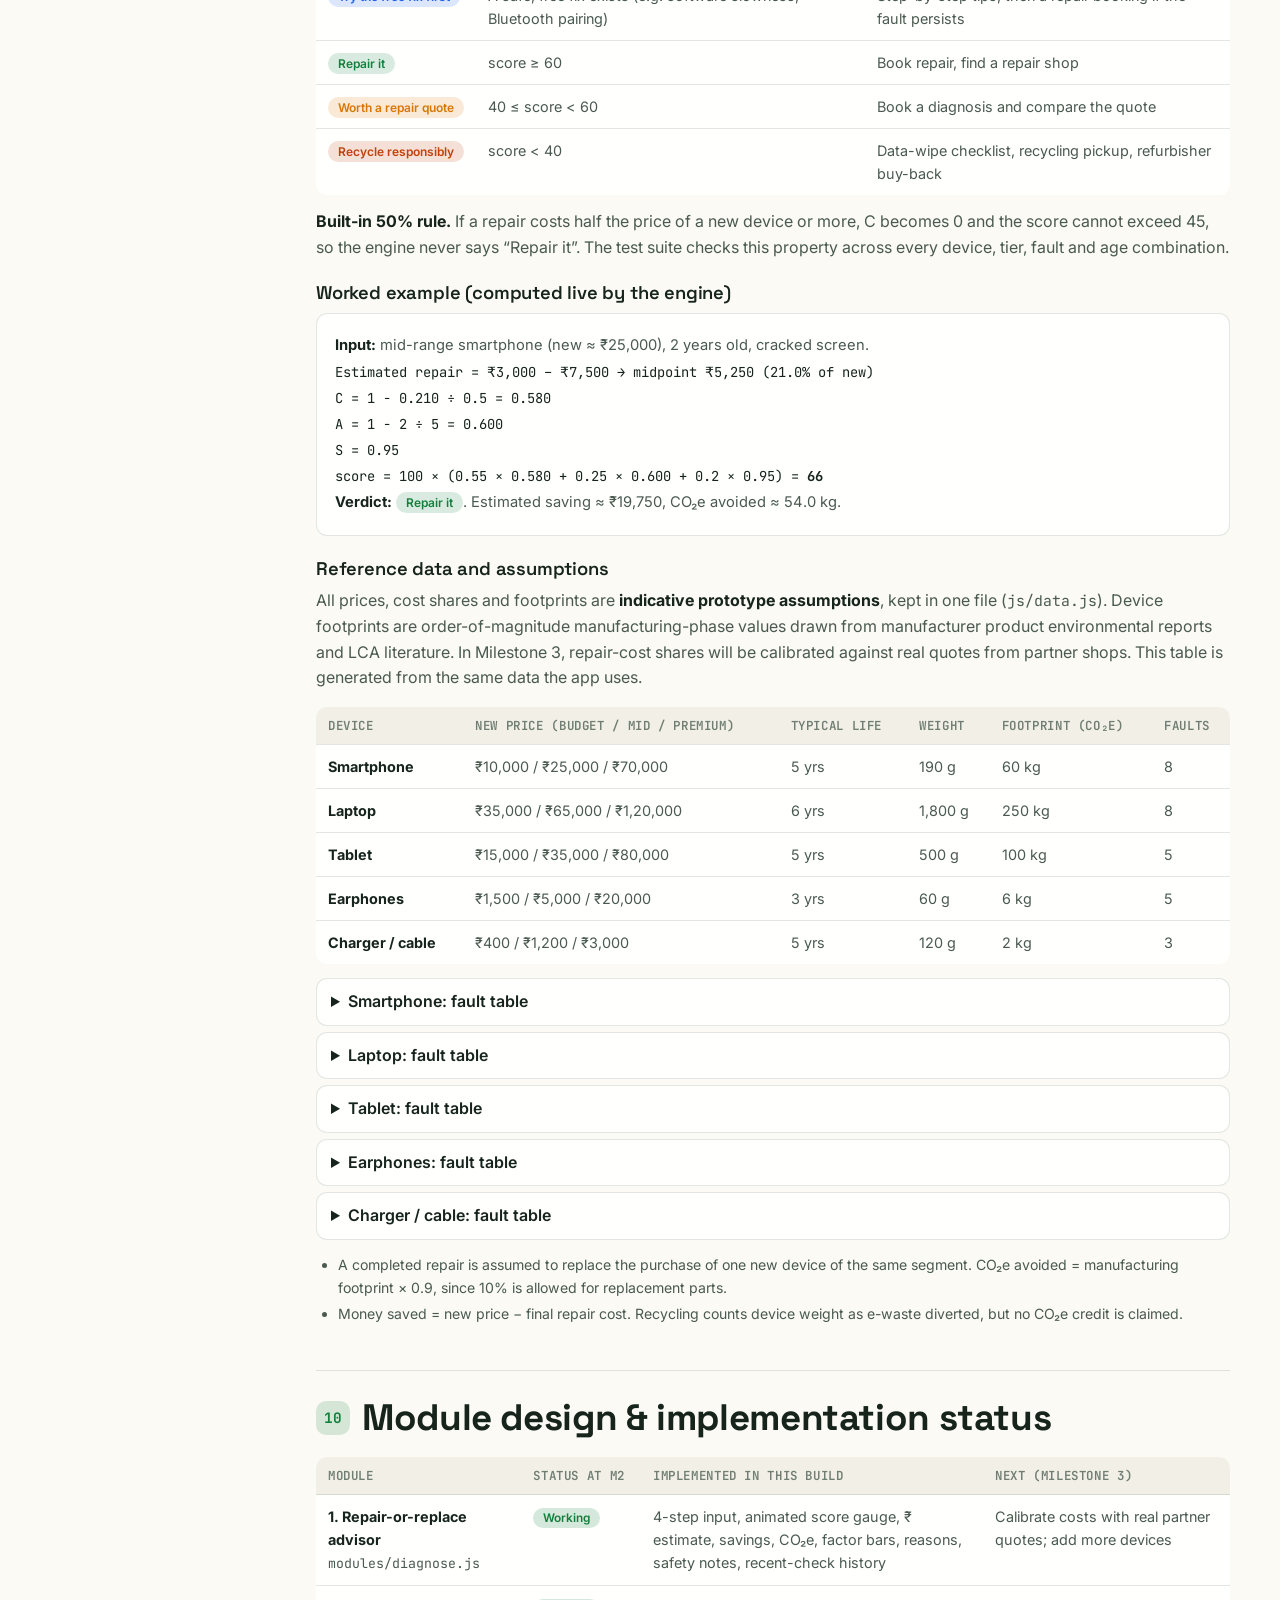
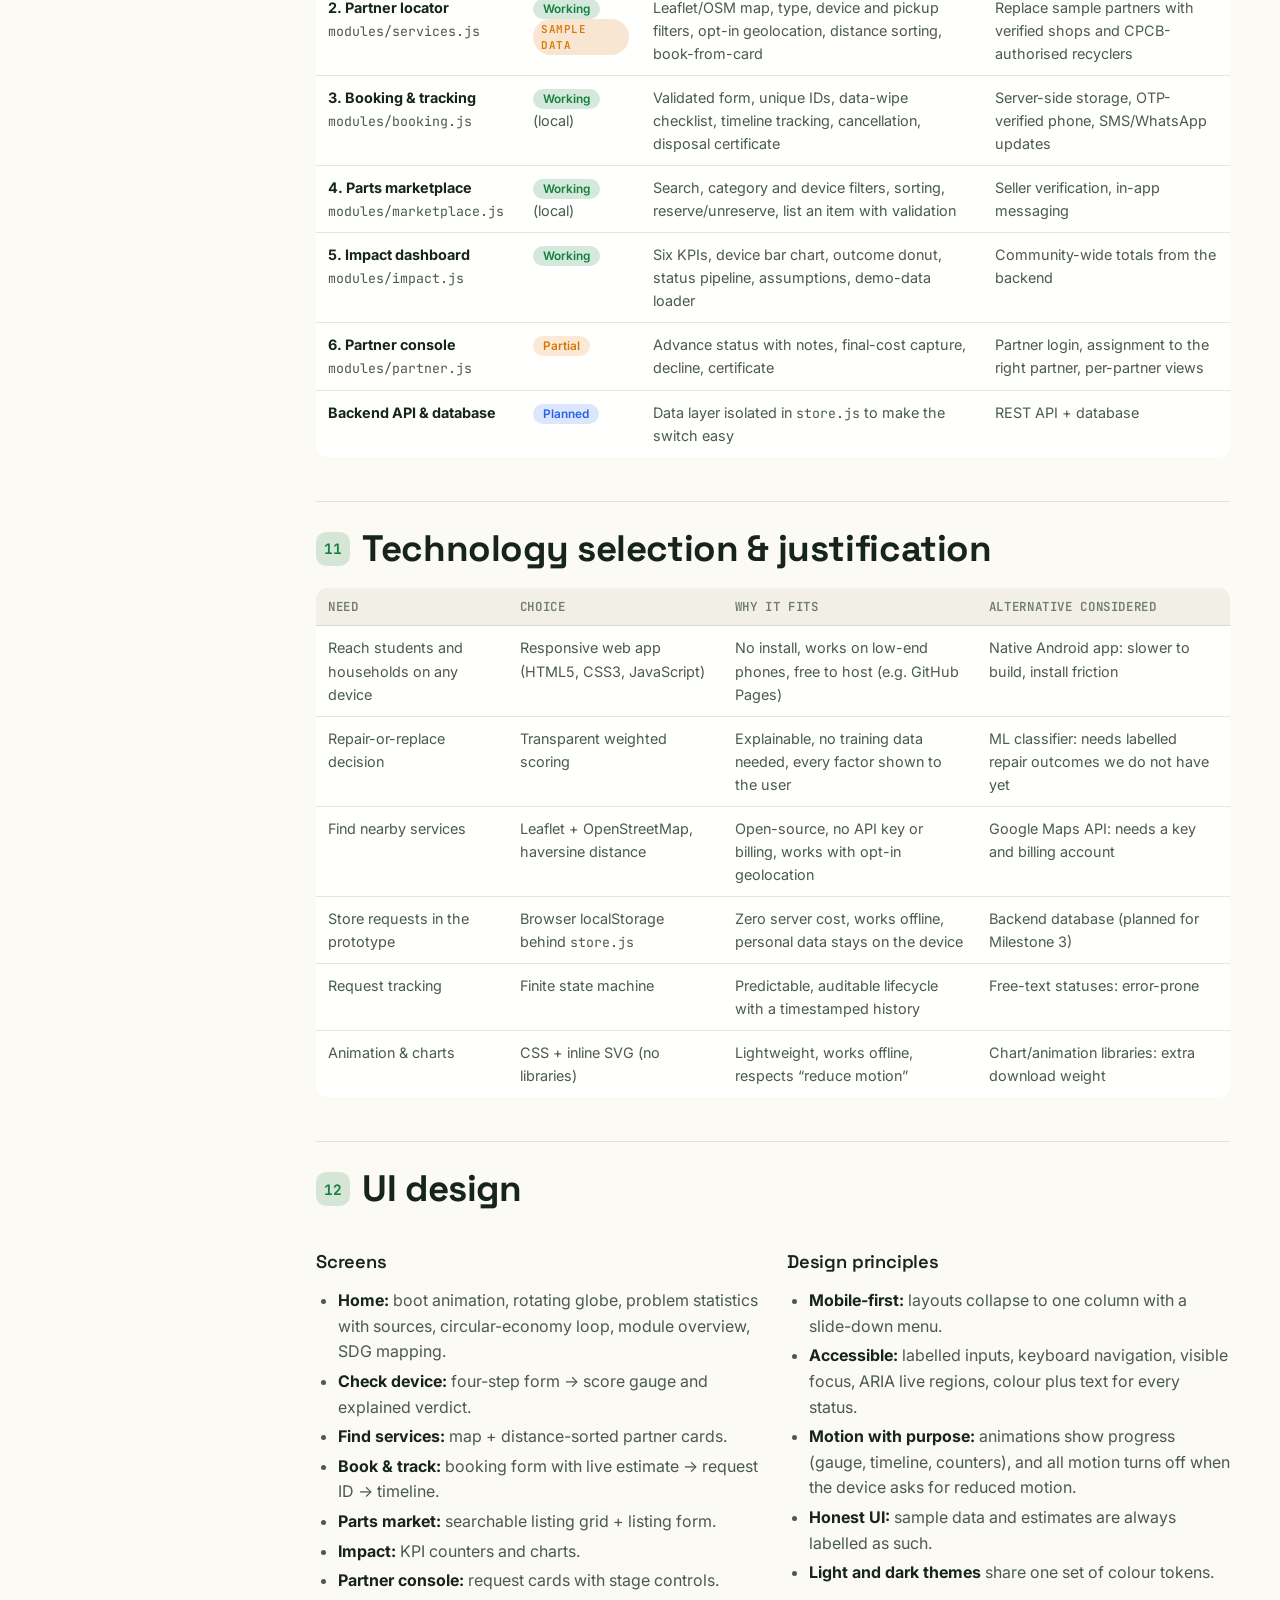
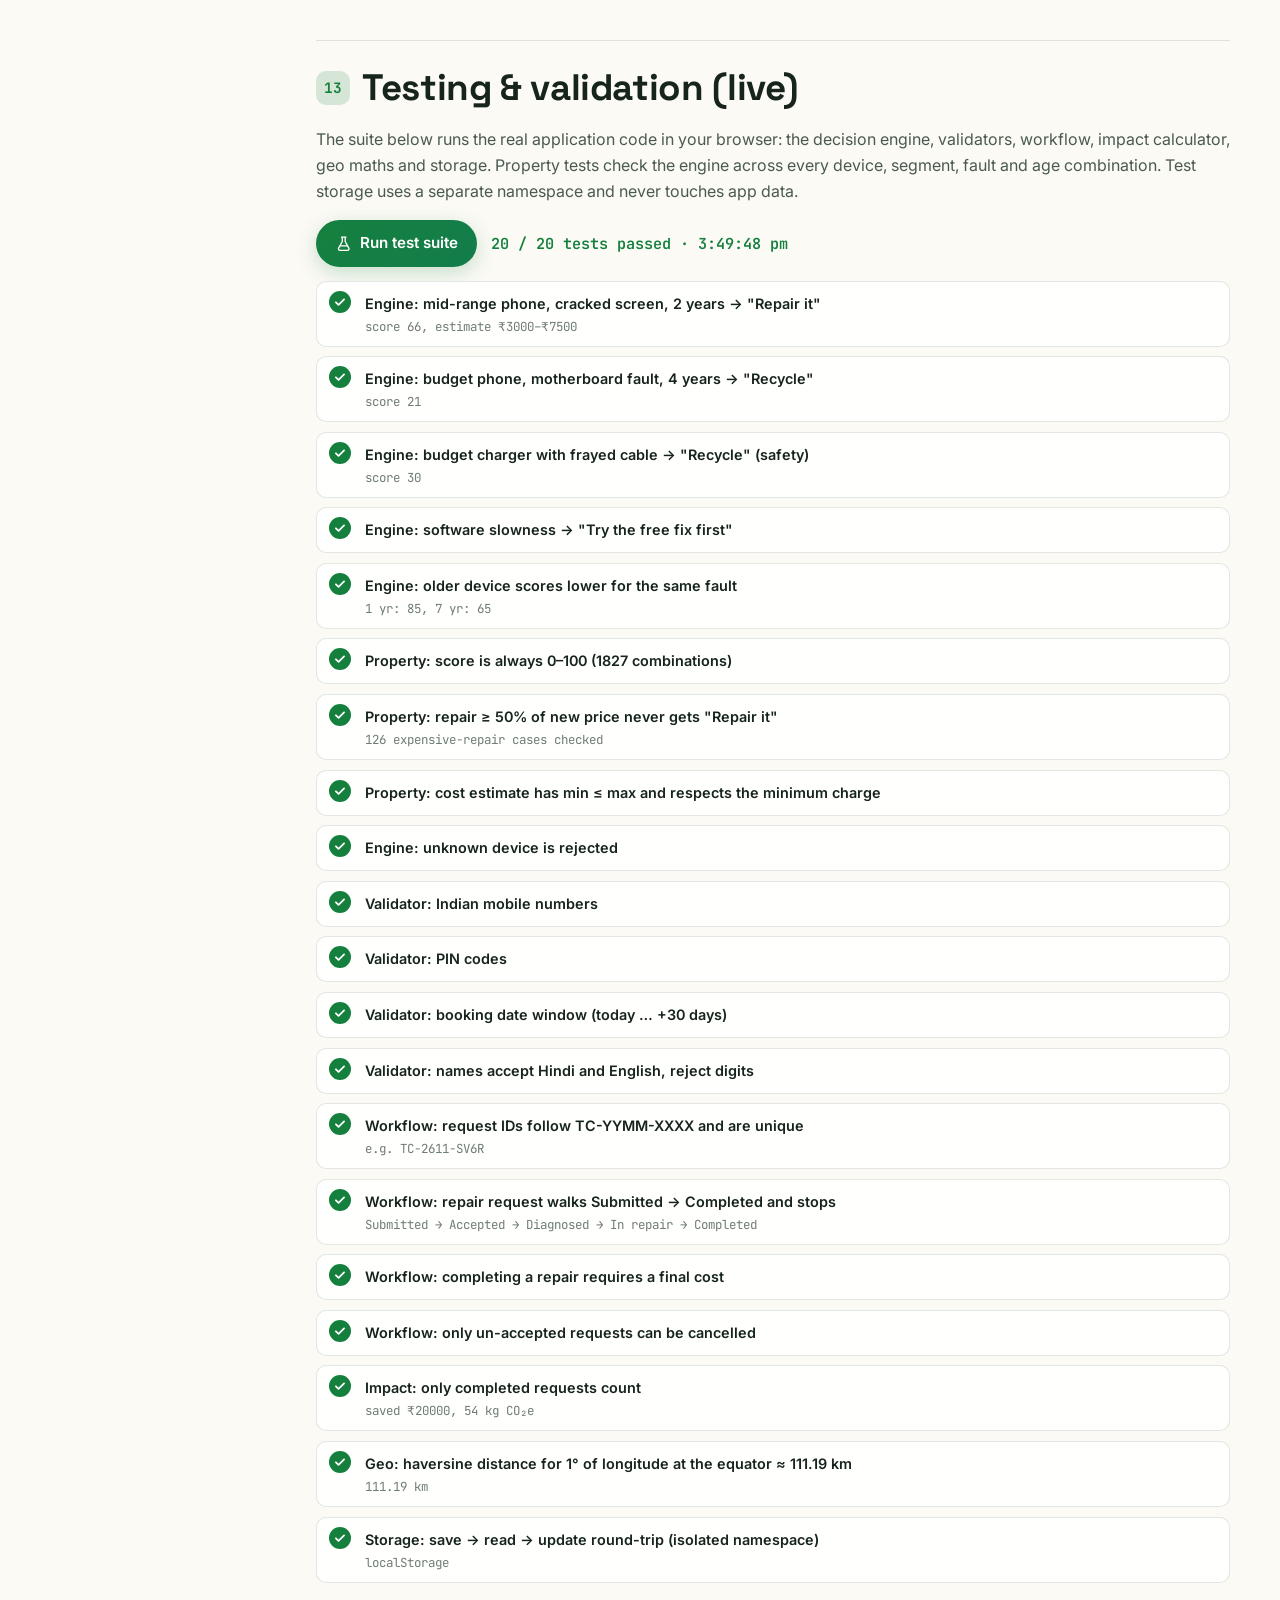
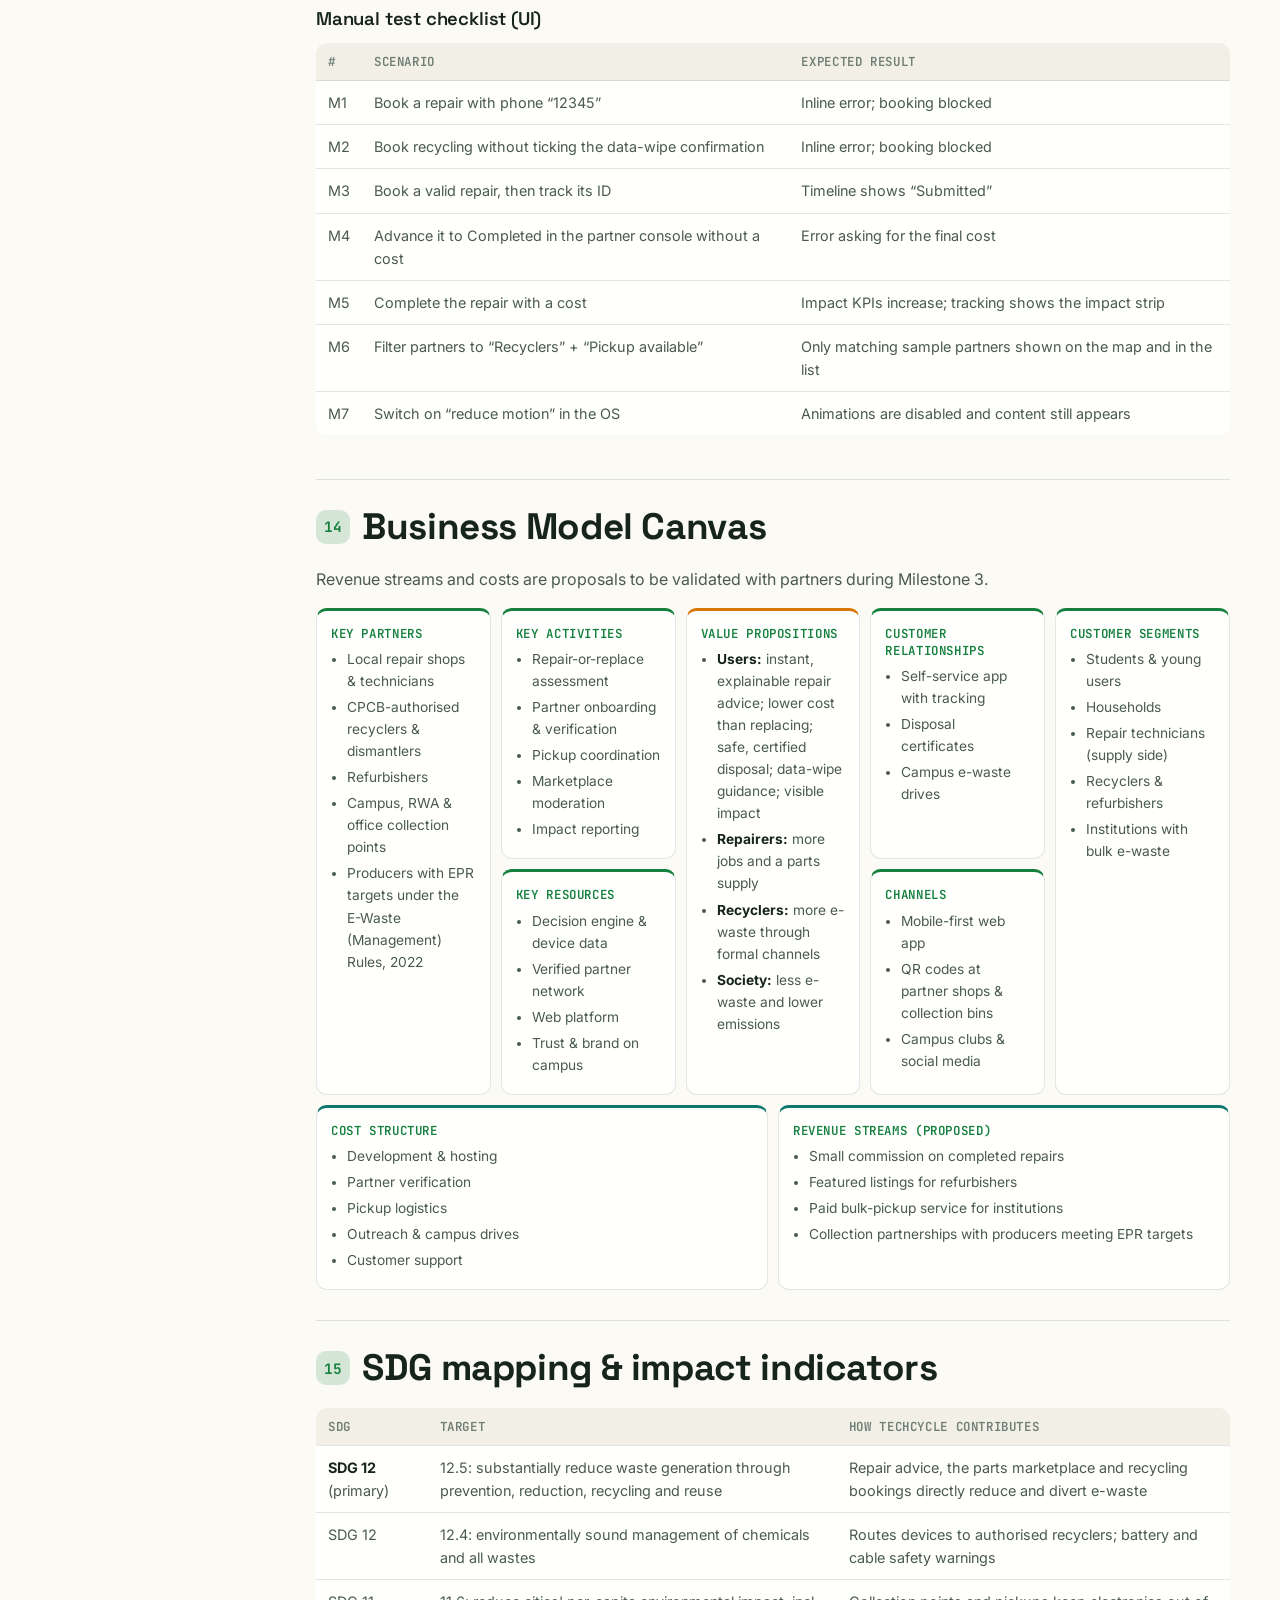
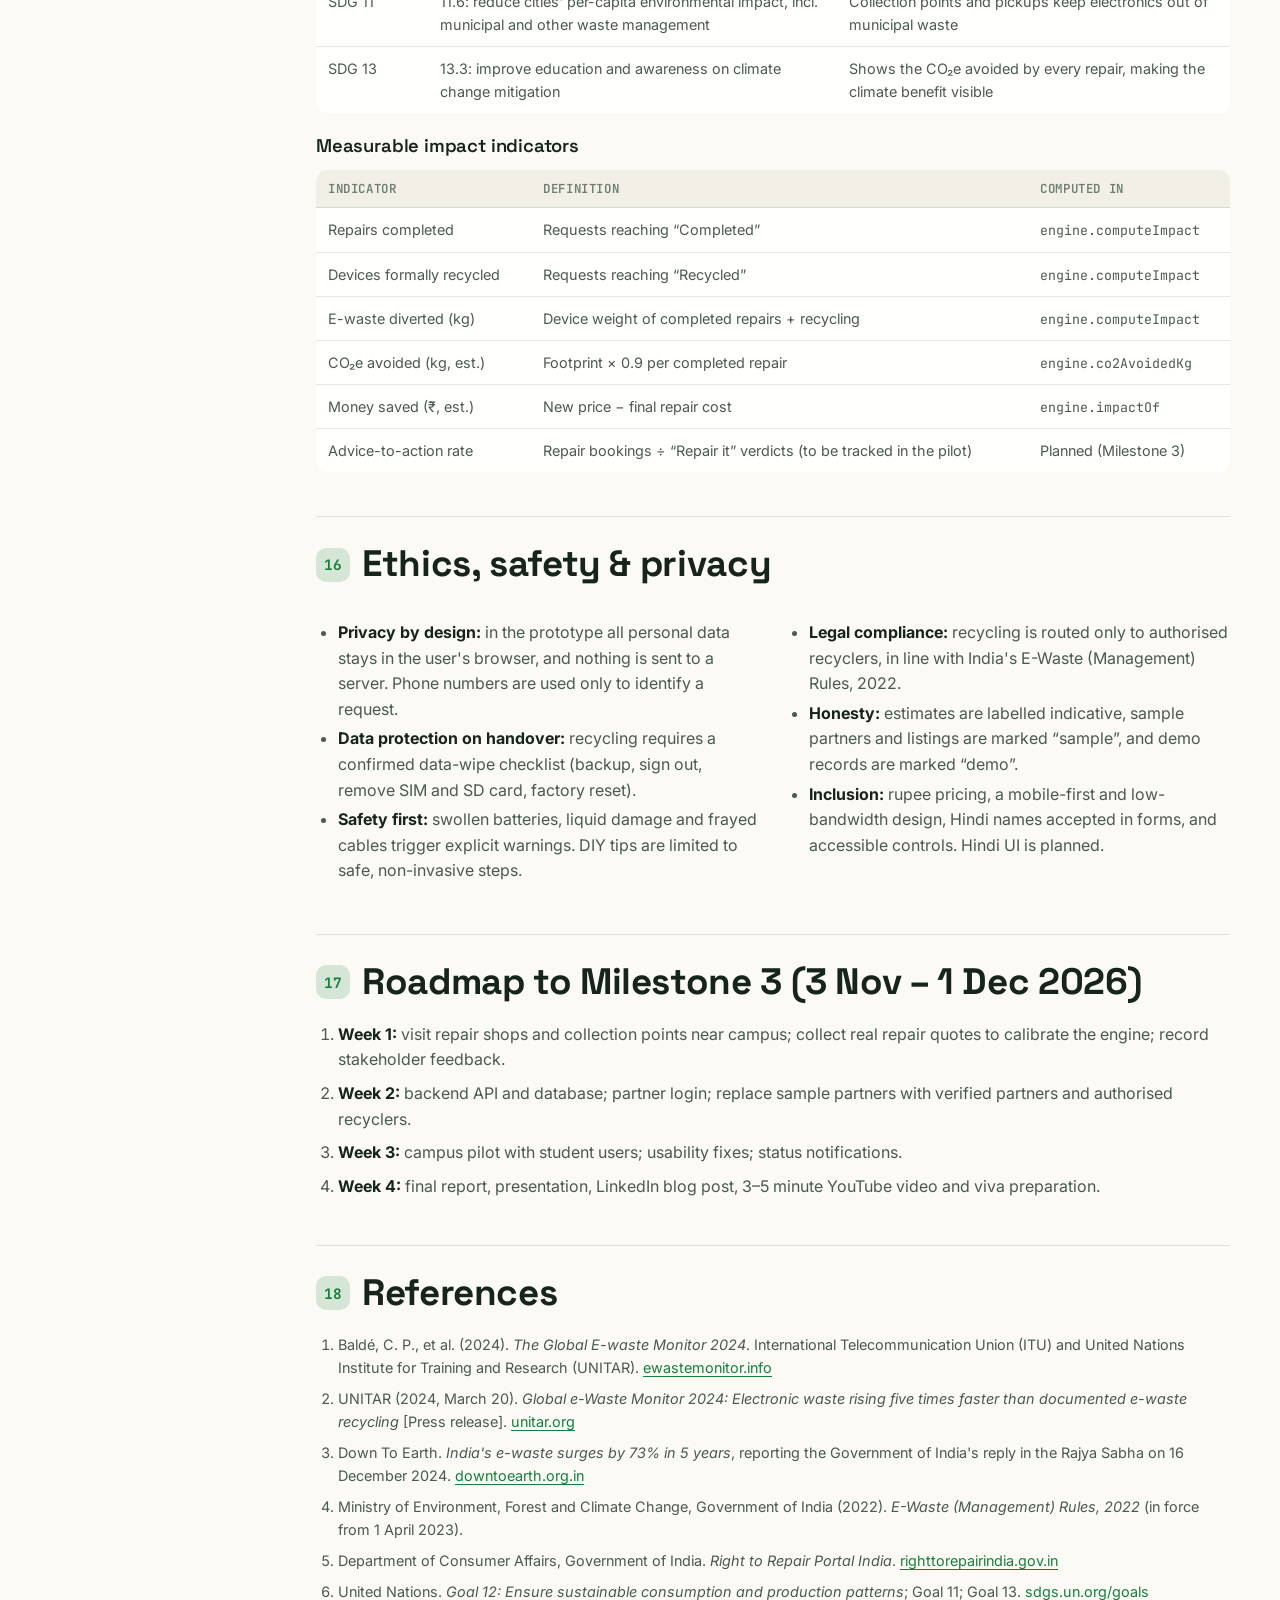
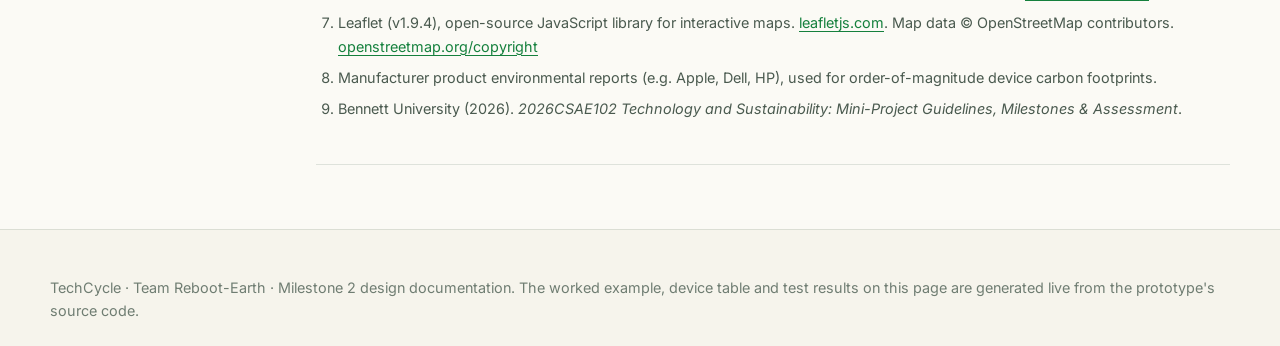
<file: design.html>
<!doctype html>
<html lang="en" data-theme="light">
<head>
  <meta charset="utf-8">
  <meta name="viewport" content="width=device-width, initial-scale=1">
  <title>TechCycle Design Docs (Milestone 2)</title>
  <meta name="description" content="Milestone 2 design documentation for TechCycle: architecture, workflow, data flow, data model, decision engine, technology selection, testing, Business Model Canvas and SDG mapping.">
  <meta name="theme-color" content="#fbfaf5">
  <link rel="icon" href="data:image/svg+xml,%3Csvg xmlns='http://www.w3.org/2000/svg' viewBox='0 0 32 32'%3E%3Ccircle cx='16' cy='16' r='15' fill='%2306110d'/%3E%3Cpath d='M16 7v8' stroke='%233ee08f' stroke-width='3' stroke-linecap='round'/%3E%3Cpath d='M10.5 10.5a8 8 0 1 0 11 0' fill='none' stroke='%233ee08f' stroke-width='3' stroke-linecap='round'/%3E%3C/svg%3E">
  <link rel="preconnect" href="https://fonts.googleapis.com">
  <link rel="preconnect" href="https://fonts.gstatic.com" crossorigin>
  <link rel="stylesheet" href="https://fonts.googleapis.com/css2?family=Inter:wght@400;500;600;700&family=JetBrains+Mono:wght@400;600&family=Space+Grotesk:wght@500;600;700&display=swap">
  <link rel="stylesheet" href="css/styles.css?v=4">
  <link rel="stylesheet" href="css/design.css?v=4">
  <script>
    (function () {
      var d = document.documentElement;
      var get = function (k) { try { var v = localStorage.getItem('techcycle.v1.' + k); return v ? JSON.parse(v) : null; } catch (e) { return null; } };
      d.dataset.theme = get('theme') || 'light'; // Light Eco is the default; dark is available from the toggle
      d.dataset.motion = get('motion') || (matchMedia('(prefers-reduced-motion: reduce)').matches ? 'reduced' : 'full');
    })();
  </script>
</head>
<body class="doc-page powered">
  <a class="skip-link" href="#doc">Skip to content</a>
  <div class="bg-grid" aria-hidden="true"></div>

  <header class="topbar">
    <a class="brand" href="index.html" aria-label="TechCycle app">
      <span class="brand-mark"><i data-icon="power"></i></span>
      <span class="brand-text"><b>TechCycle</b><small>design docs · Milestone 2</small></span>
    </a>
    <div class="top-actions doc-actions">
      <a class="btn btn-ghost btn-sm" href="index.html"><i data-icon="arrow"></i> Open the app</a>
      <button type="button" class="btn btn-ghost btn-sm" id="printBtn"><i data-icon="print"></i> Save as PDF</button>
      <button type="button" class="icon-btn" id="motionBtn" aria-label="Toggle animations"></button>
      <button type="button" class="icon-btn" id="themeBtn" aria-label="Toggle theme"></button>
    </div>
  </header>

  <div class="wrap doc-layout">
    <nav class="toc" aria-label="Contents">
      <p class="toc-title">Contents</p>
      <ol>
        <li><a href="#overview">Overview &amp; team</a></li>
        <li><a href="#abstract">Abstract</a></li>
        <li><a href="#deliverables">Milestone 2 deliverables</a></li>
        <li><a href="#objectives">Problem &amp; objectives</a></li>
        <li><a href="#architecture">System architecture</a></li>
        <li><a href="#workflow">User workflow</a></li>
        <li><a href="#dfd">Data flow diagram</a></li>
        <li><a href="#data-model">Data model</a></li>
        <li><a href="#states">Request lifecycle</a></li>
        <li><a href="#engine">Decision engine</a></li>
        <li><a href="#modules">Module status</a></li>
        <li><a href="#tech">Technology selection</a></li>
        <li><a href="#ui">UI design</a></li>
        <li><a href="#testing">Testing (live)</a></li>
        <li><a href="#bmc">Business Model Canvas</a></li>
        <li><a href="#sdg">SDG mapping &amp; indicators</a></li>
        <li><a href="#ethics">Ethics, safety &amp; privacy</a></li>
        <li><a href="#roadmap">Roadmap to Milestone 3</a></li>
        <li><a href="#references">References</a></li>
      </ol>
    </nav>

    <main id="doc" class="doc">
      <!-- 1 -->
      <section id="overview" class="doc-hero">
        <span class="eyebrow">2026CSAE102 · Technology and Sustainability · Bennett University</span>
        <h1>TechCycle: E-Waste Repair &amp; Reuse Platform</h1>
        <p class="lead">Milestone 2: Project Design, Development &amp; Demonstration. Team <b>Reboot-Earth</b>.</p>
        <table class="doc-table team-table">
          <thead><tr><th>Member</th><th>Student ID</th></tr></thead>
          <tbody>
            <tr><td>Suryansh Tyagi</td><td><code>S26CSEU2653</code></td></tr>
            <tr><td>Aditi Mehrotra</td><td><code>S26CSEU2280</code></td></tr>
            <tr><td>Arnav Sharma</td><td><code>S26CSEU2317</code></td></tr>
            <tr><td>Abdul Aziz</td><td><code>S26CSEU2478</code></td></tr>
            <tr><td>Shraddha Singh</td><td><code>S26CSEU2645</code></td></tr>
          </tbody>
        </table>
        <p class="muted">Primary SDG: <b>SDG 12</b> (Responsible Consumption &amp; Production). Also supports SDG 11 and SDG 13.</p>
      </section>

      <!-- 2 -->
      <section id="abstract">
        <h2><span class="sec-num">1</span> Abstract</h2>
        <p>Electronic devices are being replaced faster than they are repaired or recycled. The Global E-waste Monitor 2024 reports 62 million tonnes of e-waste generated worldwide in 2022, of which only 22.3% was documented as formally collected and recycled. In India, reported e-waste generation reached 1.751 million tonnes in FY 2023-24. Many discarded phones, chargers and earphones are still repairable, but users lack quick, trustworthy information about repair costs and safe disposal channels.</p>
        <p><b>TechCycle</b> is a mobile-first web platform that keeps electronics in use for longer. A transparent repair-or-replace engine scores repairability from 0 to 100 using repair cost relative to a new device, remaining device life and the fault's typical fix success rate. It then estimates the cost in rupees, the savings and the CO₂e avoided. Users can find nearby repair shops, refurbishers, collection points and recyclers on a map, book a doorstep pickup or drop-off with a trackable ID, buy or list tested spare parts and refurbished devices, and view a dashboard of their verified impact. A partner console lets technicians and recyclers move each request through a defined workflow, and recycling requires a data-wipe checklist and ends with a disposal certificate.</p>
        <p>The Milestone 2 build implements all six modules as a working prototype (HTML, CSS and JavaScript, with browser storage), backed by an automated test suite that runs live on this page. Milestone 3 will add a backend, partner verification and real partner data from a survey of shops near campus.</p>
        <p class="keywords"><b>Keywords:</b> e-waste, right to repair, circular economy, repair-or-replace decision, SDG 12, web application</p>
      </section>

      <!-- 3 -->
      <section id="deliverables">
        <h2><span class="sec-num">2</span> Milestone 2 deliverables map</h2>
        <p>How this submission covers each Milestone 2 component in the course guidelines (12 marks).</p>
        <table class="doc-table">
          <thead><tr><th>Component</th><th>Marks</th><th>Where to find it</th></tr></thead>
          <tbody>
            <tr><td>Project design description and diagrams</td><td>2</td><td>Sections 3–9 of this document: architecture, workflow, DFD, data model, lifecycle, engine design and UI design</td></tr>
            <tr><td>Running / partial build / implementation</td><td>3</td><td>The TechCycle web app (<a href="index.html">index.html</a>) with six working modules</td></tr>
            <tr><td>Demonstration / pilot / live deployment of modules</td><td>2</td><td>The deployed web app, the demo-data loader (Impact page) and the live test suite (Section 12)</td></tr>
            <tr><td>Updated Git repository / source files</td><td>2</td><td>Project source folder with README (Git repository link submitted on LMS)</td></tr>
            <tr><td>BMC / technical report / synopsis / abstract</td><td>1</td><td>Business Model Canvas (Section 13) and Abstract (Section 1)</td></tr>
            <tr><td>90–150 second video / reel</td><td>2</td><td>Recorded from the live app, following the shot list in <code>docs/DEMO_SCRIPT.md</code></td></tr>
          </tbody>
        </table>
      </section>

      <!-- 4 -->
      <section id="objectives">
        <h2><span class="sec-num">3</span> Problem &amp; objectives</h2>
        <div class="two-col">
          <div>
            <h3>Problem (from Milestone 1)</h3>
            <ul>
              <li><b>Unnecessary disposal:</b> repairable phones, chargers and earphones are thrown away.</li>
              <li><b>High (perceived) repair cost:</b> users assume replacing is cheaper.</li>
              <li><b>Poor e-waste recycling:</b> devices end up in regular waste instead of formal channels.</li>
              <li><b>Environmental pollution:</b> hazardous substances are released and valuable materials lost.</li>
            </ul>
            <h3>Stakeholders</h3>
            <p>Students and young users, households, repair shops and technicians, e-waste recyclers, electronics manufacturers (EPR obligations), and the wider environment and society.</p>
          </div>
          <div>
            <h3>Objectives</h3>
            <ol>
              <li>Give users an instant, explainable repair-or-replace recommendation with cost, savings and CO₂e estimates.</li>
              <li>Connect users to nearby repair, refurbish, collection and recycling partners.</li>
              <li>Make booking and tracking a repair or recycling pickup simple and transparent.</li>
              <li>Enable reuse through a marketplace for tested parts and refurbished devices.</li>
              <li>Measure impact (e-waste diverted, CO₂e avoided, money saved) from completed actions only.</li>
              <li>Promote safe practice: data wiping, battery and cable hazards, authorised recyclers only.</li>
            </ol>
          </div>
        </div>
      </section>

      <!-- 5 -->
      <section id="architecture">
        <h2><span class="sec-num">4</span> System architecture</h2>
        <p>TechCycle is a client-side single-page application organised in three layers. The presentation layer holds the six modules. The application logic in <code>engine.js</code> is written as pure functions, so it can be unit-tested and later moved to a server unchanged. The data layer, <code>store.js</code>, is the only module that touches storage, so swapping browser storage for a REST API in Milestone 3 changes a single file.</p>
        <figure class="diagram">
          <svg class="dg" viewBox="0 0 960 690" role="img" aria-labelledby="dgArchT">
            <title id="dgArchT">Layered architecture: actors use six presentation modules, which call application logic, which uses local data and external map and geolocation services. A backend is planned for Milestone 3.</title>
            <defs><marker id="ah1" viewBox="0 0 10 10" refX="9" refY="5" markerWidth="7" markerHeight="7" orient="auto-start-reverse"><path d="M0 0L10 5L0 10z" class="arrowhead"/></marker></defs>
            <!-- actors -->
            <rect class="box box-actor" x="60" y="20" width="240" height="56" rx="12"/><text class="t" x="180" y="44">Device owner</text><text class="s" x="180" y="62">students · households</text>
            <rect class="box box-actor" x="360" y="20" width="240" height="56" rx="12"/><text class="t" x="480" y="44">Repair / recycling partner</text><text class="s" x="480" y="62">technicians · refurbishers · recyclers</text>
            <rect class="box box-planned" x="660" y="20" width="240" height="56" rx="12"/><text class="t" x="780" y="44">Admin / verifier</text><text class="s" x="780" y="62">planned for Milestone 3</text>
            <path class="arrow flow" d="M180 76V106" marker-end="url(#ah1)"/><path class="arrow flow" d="M480 76V106" marker-end="url(#ah1)"/><path class="arrow flow planned" d="M780 76V106" marker-end="url(#ah1)"/>
            <!-- presentation -->
            <rect class="container" x="30" y="110" width="900" height="126" rx="16"/>
            <text class="lbl" x="46" y="134">PRESENTATION · single-page web app · HTML5 · CSS3 · vanilla JavaScript</text>
            <g class="row">
              <rect class="box" x="42" y="150" width="136" height="70" rx="10"/><text class="t" x="110" y="181">Check device</text><text class="s" x="110" y="199">Module 1</text>
              <rect class="box" x="190" y="150" width="136" height="70" rx="10"/><text class="t" x="258" y="181">Find services</text><text class="s" x="258" y="199">Module 2 · map</text>
              <rect class="box" x="338" y="150" width="136" height="70" rx="10"/><text class="t" x="406" y="181">Book &amp; track</text><text class="s" x="406" y="199">Module 3</text>
              <rect class="box" x="486" y="150" width="136" height="70" rx="10"/><text class="t" x="554" y="181">Parts market</text><text class="s" x="554" y="199">Module 4</text>
              <rect class="box" x="634" y="150" width="136" height="70" rx="10"/><text class="t" x="702" y="181">Impact</text><text class="s" x="702" y="199">Module 5</text>
              <rect class="box" x="782" y="150" width="136" height="70" rx="10"/><text class="t" x="850" y="181">Partner console</text><text class="s" x="850" y="199">Module 6</text>
            </g>
            <path class="arrow flow" d="M180 236V266" marker-end="url(#ah1)"/><path class="arrow flow" d="M480 236V266" marker-end="url(#ah1)"/><path class="arrow flow" d="M780 236V266" marker-end="url(#ah1)"/>
            <!-- logic -->
            <rect class="container" x="30" y="270" width="900" height="126" rx="16"/>
            <text class="lbl" x="46" y="294">APPLICATION LOGIC · engine.js (pure functions, unit-tested)</text>
            <rect class="box box-accent" x="46" y="310" width="164" height="70" rx="10"/><text class="t" x="128" y="341">Repair-or-replace</text><text class="s" x="128" y="359">weighted score 0–100</text>
            <rect class="box" x="222" y="310" width="164" height="70" rx="10"/><text class="t" x="304" y="341">Validators</text><text class="s" x="304" y="359">phone · PIN · date · price</text>
            <rect class="box" x="398" y="310" width="164" height="70" rx="10"/><text class="t" x="480" y="341">Request workflow</text><text class="s" x="480" y="359">status state machine</text>
            <rect class="box" x="574" y="310" width="164" height="70" rx="10"/><text class="t" x="656" y="341">Impact calculator</text><text class="s" x="656" y="359">kg · CO₂e · ₹ saved</text>
            <rect class="box" x="750" y="310" width="164" height="70" rx="10"/><text class="t" x="832" y="341">Geo distance</text><text class="s" x="832" y="359">haversine formula</text>
            <path class="arrow flow" d="M250 396V426" marker-end="url(#ah1)"/><path class="arrow flow" d="M710 396V426" marker-end="url(#ah1)"/>
            <!-- data + external -->
            <rect class="container" x="30" y="430" width="440" height="126" rx="16"/>
            <text class="lbl" x="46" y="454">DATA (PROTOTYPE) · store.js / data.js</text>
            <rect class="box" x="46" y="470" width="200" height="70" rx="10"/><text class="t" x="146" y="501">localStorage store</text><text class="s" x="146" y="519">requests · listings · checks</text>
            <rect class="box" x="262" y="470" width="200" height="70" rx="10"/><text class="t" x="362" y="501">Reference data</text><text class="s" x="362" y="519">devices · partners · assumptions</text>
            <rect class="container" x="490" y="430" width="440" height="126" rx="16"/>
            <text class="lbl" x="506" y="454">EXTERNAL SERVICES</text>
            <rect class="box" x="506" y="470" width="200" height="70" rx="10"/><text class="t" x="606" y="501">OpenStreetMap tiles</text><text class="s" x="606" y="519">rendered with Leaflet 1.9.4</text>
            <rect class="box" x="722" y="470" width="200" height="70" rx="10"/><text class="t" x="822" y="501">Geolocation API</text><text class="s" x="822" y="519">browser · opt-in only</text>
            <!-- planned -->
            <path class="arrow planned" d="M250 556V586" marker-end="url(#ah1)"/>
            <text class="flowlbl" x="260" y="576">store.js switches to API calls</text>
            <rect class="box box-planned" x="30" y="590" width="900" height="80" rx="16"/>
            <text class="lbl" x="46" y="614">PLANNED FOR MILESTONE 3</text>
            <text class="t" x="480" y="648">REST API + database · partner login · SMS / WhatsApp status alerts · verified recycler directory</text>
          </svg>
          <figcaption>Figure 1. Layered architecture of the Milestone 2 prototype. Dashed elements are planned for Milestone 3.</figcaption>
        </figure>
      </section>

      <!-- 6 -->
      <section id="workflow">
        <h2><span class="sec-num">5</span> User workflow</h2>
        <p>The engine's verdict sends the user down one of three paths. Each path ends in an outcome that is counted on the impact dashboard: a device kept in use, a completed repair or a certified recycling.</p>
        <figure class="diagram">
          <svg class="dg" viewBox="0 0 1000 620" role="img" aria-labelledby="dgFlowT">
            <title id="dgFlowT">Flowchart: the user enters device details, the engine produces a verdict, and the user follows the free-fix, repair or recycle path.</title>
            <defs><marker id="ah2" viewBox="0 0 10 10" refX="9" refY="5" markerWidth="7" markerHeight="7" orient="auto-start-reverse"><path d="M0 0L10 5L0 10z" class="arrowhead"/></marker></defs>
            <rect class="box box-accent" x="380" y="16" width="240" height="44" rx="22"/><text class="t" x="500" y="43">Device stops working properly</text>
            <path class="arrow flow" d="M500 60V86" marker-end="url(#ah2)"/>
            <rect class="box" x="340" y="88" width="320" height="44" rx="10"/><text class="t" x="500" y="115">Enter device, price segment, age &amp; fault</text>
            <path class="arrow flow" d="M500 132V156" marker-end="url(#ah2)"/>
            <rect class="box" x="330" y="158" width="340" height="52" rx="10"/><text class="t" x="500" y="180">Engine scores repairability 0–100</text><text class="s" x="500" y="198">+ cost range, savings, CO₂e, safety notes</text>
            <path class="arrow flow" d="M500 210V230" marker-end="url(#ah2)"/>
            <polygon class="box decision" points="500,232 600,272 500,312 400,272"/><text class="t" x="500" y="277">Verdict?</text>
            <!-- branches -->
            <path class="arrow flow" d="M400 272H170V346" marker-end="url(#ah2)"/><text class="flowlbl" x="290" y="264" text-anchor="middle">safe free fix exists</text>
            <path class="arrow flow" d="M500 312V346" marker-end="url(#ah2)"/><text class="flowlbl" x="508" y="334">score ≥ 40</text>
            <path class="arrow flow" d="M600 272H830V346" marker-end="url(#ah2)"/><text class="flowlbl" x="715" y="264" text-anchor="middle">score &lt; 40</text>
            <!-- lane A -->
            <rect class="box" x="50" y="350" width="240" height="44" rx="10"/><text class="t" x="170" y="377">Try the free fix (tips shown)</text>
            <path class="arrow flow" d="M170 394V418" marker-end="url(#ah2)"/>
            <polygon class="box decision" points="170,420 240,450 170,480 100,450"/><text class="t" x="170" y="455">Fixed?</text>
            <path class="arrow flow" d="M170 480V518" marker-end="url(#ah2)"/><text class="flowlbl" x="178" y="503">yes</text>
            <rect class="box box-accent" x="50" y="520" width="240" height="44" rx="22"/><text class="t" x="170" y="547">Device kept in use</text>
            <path class="arrow flow" d="M240 450H368" marker-end="url(#ah2)"/><text class="flowlbl" x="300" y="442" text-anchor="middle">no</text>
            <!-- lane B -->
            <rect class="box" x="370" y="350" width="260" height="44" rx="10"/><text class="t" x="500" y="377">Choose a nearby partner (map)</text>
            <path class="arrow flow" d="M500 394V418" marker-end="url(#ah2)"/>
            <rect class="box" x="370" y="420" width="260" height="44" rx="10"/><text class="t" x="500" y="447">Book pickup or drop-off (ID issued)</text>
            <path class="arrow flow" d="M500 464V488" marker-end="url(#ah2)"/>
            <rect class="box" x="370" y="490" width="260" height="44" rx="10"/><text class="t" x="500" y="517">Accepted → Diagnosed → In repair</text>
            <path class="arrow flow" d="M500 534V558" marker-end="url(#ah2)"/>
            <rect class="box box-accent" x="370" y="560" width="260" height="44" rx="22"/><text class="t" x="500" y="587">Completed → impact updated</text>
            <!-- lane C -->
            <rect class="box" x="700" y="350" width="260" height="44" rx="10"/><text class="t" x="830" y="377">Data-wipe checklist (required)</text>
            <path class="arrow flow" d="M830 394V418" marker-end="url(#ah2)"/>
            <rect class="box" x="700" y="420" width="260" height="44" rx="10"/><text class="t" x="830" y="447">Book recycling pickup / drop-off</text>
            <path class="arrow flow" d="M830 464V488" marker-end="url(#ah2)"/>
            <rect class="box" x="700" y="490" width="260" height="44" rx="10"/><text class="t" x="830" y="517">Collected → authorised recycler</text>
            <path class="arrow flow" d="M830 534V558" marker-end="url(#ah2)"/>
            <rect class="box box-accent" x="700" y="560" width="260" height="44" rx="22"/><text class="t" x="830" y="587">Recycled → certificate + impact</text>
          </svg>
          <figcaption>Figure 2. User workflow from fault to outcome.</figcaption>
        </figure>
      </section>

      <!-- 7 -->
      <section id="dfd">
        <h2><span class="sec-num">6</span> Data flow diagram (Level 1)</h2>
        <p>The diagram shows two external entities, five processes and five data stores. D1 is read-only reference data used by the assessment, request and impact processes. Impact is computed from stored requests and checks, never typed in by hand.</p>
        <figure class="diagram">
          <svg class="dg" viewBox="0 0 1000 470" role="img" aria-labelledby="dgDfdT">
            <title id="dgDfdT">Level-1 data flow diagram with User and Partner entities, processes 1.0 to 5.0, and data stores D1 to D5.</title>
            <defs><marker id="ah3" viewBox="0 0 10 10" refX="9" refY="5" markerWidth="7" markerHeight="7" orient="auto-start-reverse"><path d="M0 0L10 5L0 10z" class="arrowhead"/></marker></defs>
            <!-- external entities -->
            <rect class="box box-entity" x="200" y="30" width="200" height="48"/><text class="t" x="300" y="59">User</text>
            <rect class="box box-entity" x="700" y="30" width="200" height="48"/><text class="t" x="800" y="59">Partner</text>
            <!-- flows: externals ↔ processes -->
            <path class="arrow flow" d="M240 78L110 186" marker-start="url(#ah3)" marker-end="url(#ah3)"/><text class="flowlbl" x="180" y="118" text-anchor="end">filters ⇄ partners</text>
            <path class="arrow flow" d="M300 78V186" marker-start="url(#ah3)" marker-end="url(#ah3)"/><text class="flowlbl" x="294" y="140" text-anchor="end">device ⇄ verdict</text>
            <path class="arrow flow" d="M480 186L370 78" marker-end="url(#ah3)"/><text class="flowlbl" x="438" y="128">impact report</text>
            <path class="arrow flow" d="M400 54H650V186" marker-start="url(#ah3)" marker-end="url(#ah3)"/><text class="flowlbl" x="525" y="48" text-anchor="middle">booking ⇄ tracking</text>
            <path class="arrow flow" d="M300 30V18H960V186" marker-end="url(#ah3)"/><text class="flowlbl" x="630" y="13" text-anchor="middle">search · reserve · list items</text>
            <path class="arrow flow" d="M740 78V186" marker-end="url(#ah3)"/><text class="flowlbl" x="746" y="140">status updates</text>
            <path class="arrow flow" d="M860 78V186" marker-end="url(#ah3)"/><text class="flowlbl" x="866" y="140">listings</text>
            <!-- processes -->
            <rect class="box box-process" x="15" y="186" width="170" height="64" rx="30"/><text class="s" x="100" y="211">2.0</text><text class="t" x="100" y="232">Locate partners</text>
            <rect class="box box-process" x="215" y="186" width="170" height="64" rx="30"/><text class="s" x="300" y="211">1.0</text><text class="t" x="300" y="232">Assess device</text>
            <rect class="box box-process" x="415" y="186" width="170" height="64" rx="30"/><text class="s" x="500" y="211">5.0</text><text class="t" x="500" y="232">Compute impact</text>
            <rect class="box box-process" x="615" y="186" width="170" height="64" rx="30"/><text class="s" x="700" y="211">4.0</text><text class="t" x="700" y="232">Manage requests</text>
            <rect class="box box-process" x="815" y="186" width="170" height="64" rx="30"/><text class="s" x="900" y="211">3.0</text><text class="t" x="900" y="232">Marketplace</text>
            <!-- process ↔ store flows -->
            <path class="arrow" d="M100 250V316" marker-start="url(#ah3)" marker-end="url(#ah3)"/>
            <path class="arrow" d="M330 250V316" marker-end="url(#ah3)"/>
            <path class="arrow" d="M250 410V250" marker-end="url(#ah3)"/>
            <path class="arrow" d="M460 316V250" marker-end="url(#ah3)"/>
            <path class="arrow" d="M540 316V250" marker-end="url(#ah3)"/>
            <path class="arrow" d="M510 410V250" marker-end="url(#ah3)"/>
            <path class="arrow" d="M680 250V316" marker-start="url(#ah3)" marker-end="url(#ah3)"/>
            <path class="arrow" d="M760 410V250" marker-end="url(#ah3)"/>
            <path class="arrow" d="M900 250V316" marker-start="url(#ah3)" marker-end="url(#ah3)"/>
            <!-- stores -->
            <g class="store"><rect x="15" y="316" width="170" height="40"/><path d="M15 316H185M15 356H185M55 316V356"/><text class="s sid" x="35" y="341">D2</text><text class="t st" x="120" y="341">Partner directory</text></g>
            <g class="store"><rect x="300" y="316" width="200" height="40"/><path d="M300 316H500M300 356H500M340 316V356"/><text class="s sid" x="320" y="341">D5</text><text class="t st" x="420" y="341">Diagnoses</text></g>
            <g class="store"><rect x="520" y="316" width="180" height="40"/><path d="M520 316H700M520 356H700M560 316V356"/><text class="s sid" x="540" y="341">D4</text><text class="t st" x="630" y="341">Requests</text></g>
            <g class="store"><rect x="815" y="316" width="170" height="40"/><path d="M815 316H985M815 356H985M855 316V356"/><text class="s sid" x="835" y="341">D3</text><text class="t st" x="920" y="341">Listings</text></g>
            <g class="store"><rect x="15" y="410" width="970" height="40"/><path d="M15 410H985M15 450H985M55 410V450"/><text class="s sid" x="35" y="435">D1</text><text class="t st" x="520" y="435">Device catalogue &amp; impact assumptions (read-only reference data)</text></g>
          </svg>
          <figcaption>Figure 3. Level-1 DFD. Double-headed arrows indicate read and write; single arrows show the direction of data flow.</figcaption>
        </figure>
      </section>

      <!-- 8 -->
      <section id="data-model">
        <h2><span class="sec-num">7</span> Data model</h2>
        <p>The prototype stores these entities as JSON in the browser. The same schema will map directly to database tables in Milestone 3.</p>
        <figure class="diagram">
          <svg class="dg" viewBox="0 0 960 452" role="img" aria-labelledby="dgErT">
            <title id="dgErT">Entity relationship diagram with Partner, Device type, Issue, Request, Listing and Diagnosis entities.</title>
            <!-- PARTNER -->
            <g class="entity"><rect class="box" x="20" y="20" width="240" height="161" rx="10"/><path class="ent-head" d="M20 30a10 10 0 0 1 10-10h220a10 10 0 0 1 10 10v18H20z"/><text class="t ent-t" x="140" y="39">PARTNER</text>
              <text class="f" x="32" y="66">id</text><text class="k" x="248" y="66">PK</text>
              <text class="f" x="32" y="83">name</text>
              <text class="f" x="32" y="100">type (repair|refurb|…)</text>
              <text class="f" x="32" y="117">area</text>
              <text class="f" x="32" y="134">devices [ ]</text>
              <text class="f" x="32" y="151">pickup (bool)</text>
              <text class="f" x="32" y="168">lat, lng</text></g>
            <!-- DEVICE TYPE -->
            <g class="entity"><rect class="box box-accent" x="360" y="20" width="240" height="144" rx="10"/><path class="ent-head" d="M360 30a10 10 0 0 1 10-10h220a10 10 0 0 1 10 10v18H360z"/><text class="t ent-t" x="480" y="39">DEVICE_TYPE</text>
              <text class="f" x="372" y="66">key</text><text class="k" x="588" y="66">PK</text>
              <text class="f" x="372" y="83">label</text>
              <text class="f" x="372" y="100">tiers {budget, mid, premium}</text>
              <text class="f" x="372" y="117">weightKg</text>
              <text class="f" x="372" y="134">embodiedKg (CO₂e)</text>
              <text class="f" x="372" y="151">lifeYears</text></g>
            <!-- ISSUE -->
            <g class="entity"><rect class="box" x="700" y="20" width="240" height="161" rx="10"/><path class="ent-head" d="M700 30a10 10 0 0 1 10-10h220a10 10 0 0 1 10 10v18H700z"/><text class="t ent-t" x="820" y="39">ISSUE</text>
              <text class="f" x="712" y="66">id</text><text class="k" x="928" y="66">PK</text>
              <text class="f" x="712" y="83">deviceKey</text><text class="k" x="928" y="83">FK</text>
              <text class="f" x="712" y="100">label</text>
              <text class="f" x="712" y="117">lo, hi (cost share)</text>
              <text class="f" x="712" y="134">min (₹)</text>
              <text class="f" x="712" y="151">success (0–1)</text>
              <text class="f" x="712" y="168">diy, tip, safety</text></g>
            <!-- REQUEST -->
            <g class="entity"><rect class="box box-accent" x="20" y="230" width="240" height="212" rx="10"/><path class="ent-head" d="M20 240a10 10 0 0 1 10-10h220a10 10 0 0 1 10 10v18H20z"/><text class="t ent-t" x="140" y="249">REQUEST</text>
              <text class="f" x="32" y="276">id (TC-YYMM-XXXX)</text><text class="k" x="248" y="276">PK</text>
              <text class="f" x="32" y="293">type (repair|recycle)</text>
              <text class="f" x="32" y="310">deviceKey, tier</text><text class="k" x="248" y="310">FK</text>
              <text class="f" x="32" y="327">issueId</text><text class="k" x="248" y="327">FK</text>
              <text class="f" x="32" y="344">partnerId</text><text class="k" x="248" y="344">FK</text>
              <text class="f" x="32" y="361">mode, date, slot</text>
              <text class="f" x="32" y="378">name, phone, address, pincode</text>
              <text class="f" x="32" y="395">status</text>
              <text class="f" x="32" y="412">history [ {status, at, note} ]</text>
              <text class="f" x="32" y="429">estimate {min,max}, finalCost</text></g>
            <!-- LISTING -->
            <g class="entity"><rect class="box" x="360" y="230" width="240" height="161" rx="10"/><path class="ent-head" d="M360 240a10 10 0 0 1 10-10h220a10 10 0 0 1 10 10v18H360z"/><text class="t ent-t" x="480" y="249">LISTING</text>
              <text class="f" x="372" y="276">id</text><text class="k" x="588" y="276">PK</text>
              <text class="f" x="372" y="293">title</text>
              <text class="f" x="372" y="310">category</text>
              <text class="f" x="372" y="327">deviceKey</text><text class="k" x="588" y="327">FK</text>
              <text class="f" x="372" y="344">condition</text>
              <text class="f" x="372" y="361">price (₹), seller</text>
              <text class="f" x="372" y="378">reserved (bool)</text></g>
            <!-- DIAGNOSIS -->
            <g class="entity"><rect class="box" x="700" y="240" width="240" height="144" rx="10"/><path class="ent-head" d="M700 250a10 10 0 0 1 10-10h220a10 10 0 0 1 10 10v18H700z"/><text class="t ent-t" x="820" y="259">DIAGNOSIS</text>
              <text class="f" x="712" y="286">id</text><text class="k" x="928" y="286">PK</text>
              <text class="f" x="712" y="303">deviceKey</text><text class="k" x="928" y="303">FK</text>
              <text class="f" x="712" y="320">issueId</text><text class="k" x="928" y="320">FK</text>
              <text class="f" x="712" y="337">tier, ageYears</text>
              <text class="f" x="712" y="354">score (0–100)</text>
              <text class="f" x="712" y="371">verdict, createdAt</text></g>
            <!-- relationships -->
            <path class="rel" d="M140 181V230"/><text class="card-n" x="148" y="197">1</text><text class="card-n" x="148" y="225">N</text>
            <path class="rel" d="M600 80H700"/><text class="card-n" x="606" y="74">1</text><text class="card-n" x="688" y="74">N</text>
            <path class="rel" d="M480 164V230"/><text class="card-n" x="488" y="180">1</text><text class="card-n" x="488" y="225">N</text>
            <path class="rel" d="M360 140H310V300H260"/><text class="card-n" x="346" y="134">1</text><text class="card-n" x="266" y="294">N</text>
            <path class="rel" d="M820 181V240"/><text class="card-n" x="828" y="197">1</text><text class="card-n" x="828" y="235">N</text>
            <path class="rel" d="M600 140H650V300H700"/><text class="card-n" x="606" y="134">1</text><text class="card-n" x="688" y="294">N</text>
          </svg>
          <figcaption>Figure 4. Data model. PK = primary key, FK = foreign key. One device type has many issues, requests, listings and diagnoses, and one partner handles many requests.</figcaption>
        </figure>
      </section>

      <!-- 9 -->
      <section id="states">
        <h2><span class="sec-num">8</span> Request lifecycle (state machine)</h2>
        <p>Each request moves through a fixed sequence of states. Only the partner console can advance a request. The user can cancel, and the partner can decline, only while it is still <i>Submitted</i>. A repair cannot be marked <i>Completed</i> without a final cost.</p>
        <figure class="diagram">
          <svg class="dg" viewBox="0 0 960 250" role="img" aria-labelledby="dgStT">
            <title id="dgStT">State machine for repair requests (Submitted, Accepted, Diagnosed, In repair, Completed) and recycle requests (Submitted, Accepted, Collected, At recycler, Recycled), with cancellation from Submitted.</title>
            <defs><marker id="ah4" viewBox="0 0 10 10" refX="9" refY="5" markerWidth="7" markerHeight="7" orient="auto-start-reverse"><path d="M0 0L10 5L0 10z" class="arrowhead"/></marker></defs>
            <text class="lbl" x="25" y="38">REPAIR</text>
            <rect class="box" x="25" y="48" width="150" height="40" rx="20"/><text class="t" x="100" y="73">Submitted</text>
            <rect class="box" x="215" y="48" width="150" height="40" rx="20"/><text class="t" x="290" y="73">Accepted</text>
            <rect class="box" x="405" y="48" width="150" height="40" rx="20"/><text class="t" x="480" y="73">Diagnosed</text>
            <rect class="box" x="595" y="48" width="150" height="40" rx="20"/><text class="t" x="670" y="73">In repair</text>
            <rect class="box box-accent box-final" x="785" y="48" width="150" height="40" rx="20"/><text class="t" x="860" y="73">Completed</text>
            <path class="arrow flow" d="M175 68H213" marker-end="url(#ah4)"/><path class="arrow flow" d="M365 68H403" marker-end="url(#ah4)"/><path class="arrow flow" d="M555 68H593" marker-end="url(#ah4)"/><path class="arrow flow" d="M745 68H783" marker-end="url(#ah4)"/>
            <text class="flowlbl" x="764" y="104" text-anchor="middle">needs final ₹ cost</text>
            <text class="lbl" x="25" y="148">RECYCLE</text>
            <rect class="box" x="25" y="158" width="150" height="40" rx="20"/><text class="t" x="100" y="183">Submitted</text>
            <rect class="box" x="215" y="158" width="150" height="40" rx="20"/><text class="t" x="290" y="183">Accepted</text>
            <rect class="box" x="405" y="158" width="150" height="40" rx="20"/><text class="t" x="480" y="183">Collected</text>
            <rect class="box" x="595" y="158" width="150" height="40" rx="20"/><text class="t" x="670" y="183">At recycler</text>
            <rect class="box box-accent box-final" x="785" y="158" width="150" height="40" rx="20"/><text class="t" x="860" y="183">Recycled</text>
            <path class="arrow flow" d="M175 178H213" marker-end="url(#ah4)"/><path class="arrow flow" d="M365 178H403" marker-end="url(#ah4)"/><path class="arrow flow" d="M555 178H593" marker-end="url(#ah4)"/><path class="arrow flow" d="M745 178H783" marker-end="url(#ah4)"/>
            <rect class="box box-cancel" x="405" y="106" width="150" height="34" rx="17"/><text class="t t-cancel" x="480" y="128">Cancelled</text>
            <path class="arrow planned" d="M100 88V112Q100 123 112 123H403" marker-end="url(#ah4)"/>
            <path class="arrow planned" d="M100 158V134Q100 123 112 123"/>
            <text class="flowlbl" x="250" y="117" text-anchor="middle">cancel / decline</text>
            <text class="s" x="480" y="236">Impact is counted only in the final state (Completed or Recycled).</text>
          </svg>
          <figcaption>Figure 5. Request state machine, implemented in <code>engine.js</code> (<code>nextStatus</code>, <code>advance</code>, <code>cancel</code>).</figcaption>
        </figure>
      </section>

      <!-- 10 -->
      <section id="engine">
        <h2><span class="sec-num">9</span> Decision engine design</h2>
        <p>We chose a <b>transparent weighted-scoring model</b> over machine learning for this stage. We have no labelled dataset of repair outcomes yet, and users and faculty can check every factor behind a rule-based score. Each recommendation shows the three factor values and the reasons in plain language.</p>
        <div class="formula">
          <p><b>score</b> = 100 × (0.55 × <b>C</b> + 0.25 × <b>A</b> + 0.20 × <b>S</b>)</p>
          <p><b>C</b> (cost) = clamp(1 − (estimated repair cost ÷ new device price) ÷ 0.5, 0, 1)</p>
          <p><b>A</b> (age) = clamp(1 − device age ÷ typical lifespan, 0, 1)</p>
          <p><b>S</b> (success) = typical success rate for that fault (0–1)</p>
        </div>
        <table class="doc-table">
          <thead><tr><th>Verdict</th><th>Rule</th><th>What the user is offered</th></tr></thead>
          <tbody>
            <tr><td><span class="pill pill-diy">Try the free fix first</span></td><td>A safe, free fix exists (e.g. software slowness, Bluetooth pairing)</td><td>Step-by-step tips, then a repair booking if the fault persists</td></tr>
            <tr><td><span class="pill pill-repair">Repair it</span></td><td>score ≥ 60</td><td>Book repair, find a repair shop</td></tr>
            <tr><td><span class="pill pill-consider">Worth a repair quote</span></td><td>40 ≤ score &lt; 60</td><td>Book a diagnosis and compare the quote</td></tr>
            <tr><td><span class="pill pill-recycle">Recycle responsibly</span></td><td>score &lt; 40</td><td>Data-wipe checklist, recycling pickup, refurbisher buy-back</td></tr>
          </tbody>
        </table>
        <p><b>Built-in 50% rule.</b> If a repair costs half the price of a new device or more, C becomes 0 and the score cannot exceed 45, so the engine never says “Repair it”. The test suite checks this property across every device, tier, fault and age combination.</p>
        <h3>Worked example (computed live by the engine)</h3>
        <div id="workedExample" class="worked"></div>
        <h3>Reference data and assumptions</h3>
        <p>All prices, cost shares and footprints are <b>indicative prototype assumptions</b>, kept in one file (<code>js/data.js</code>). Device footprints are order-of-magnitude manufacturing-phase values drawn from manufacturer product environmental reports and LCA literature. In Milestone 3, repair-cost shares will be calibrated against real quotes from partner shops. This table is generated from the same data the app uses.</p>
        <div id="deviceTable"></div>
        <ul class="assumptions">
          <li>A completed repair is assumed to replace the purchase of one new device of the same segment. CO₂e avoided = manufacturing footprint × 0.9, since 10% is allowed for replacement parts.</li>
          <li>Money saved = new price − final repair cost. Recycling counts device weight as e-waste diverted, but no CO₂e credit is claimed.</li>
        </ul>
      </section>

      <!-- 11 -->
      <section id="modules">
        <h2><span class="sec-num">10</span> Module design &amp; implementation status</h2>
        <table class="doc-table">
          <thead><tr><th>Module</th><th>Status at M2</th><th>Implemented in this build</th><th>Next (Milestone 3)</th></tr></thead>
          <tbody>
            <tr><td><b>1. Repair-or-replace advisor</b><br><code>modules/diagnose.js</code></td><td><span class="status st-done">Working</span></td><td>4-step input, animated score gauge, ₹ estimate, savings, CO₂e, factor bars, reasons, safety notes, recent-check history</td><td>Calibrate costs with real partner quotes; add more devices</td></tr>
            <tr><td><b>2. Partner locator</b><br><code>modules/services.js</code></td><td><span class="status st-done">Working</span> <span class="badge badge-sample">sample data</span></td><td>Leaflet/OSM map, type, device and pickup filters, opt-in geolocation, distance sorting, book-from-card</td><td>Replace sample partners with verified shops and CPCB-authorised recyclers</td></tr>
            <tr><td><b>3. Booking &amp; tracking</b><br><code>modules/booking.js</code></td><td><span class="status st-done">Working</span> (local)</td><td>Validated form, unique IDs, data-wipe checklist, timeline tracking, cancellation, disposal certificate</td><td>Server-side storage, OTP-verified phone, SMS/WhatsApp updates</td></tr>
            <tr><td><b>4. Parts marketplace</b><br><code>modules/marketplace.js</code></td><td><span class="status st-done">Working</span> (local)</td><td>Search, category and device filters, sorting, reserve/unreserve, list an item with validation</td><td>Seller verification, in-app messaging</td></tr>
            <tr><td><b>5. Impact dashboard</b><br><code>modules/impact.js</code></td><td><span class="status st-done">Working</span></td><td>Six KPIs, device bar chart, outcome donut, status pipeline, assumptions, demo-data loader</td><td>Community-wide totals from the backend</td></tr>
            <tr><td><b>6. Partner console</b><br><code>modules/partner.js</code></td><td><span class="status st-work">Partial</span></td><td>Advance status with notes, final-cost capture, decline, certificate</td><td>Partner login, assignment to the right partner, per-partner views</td></tr>
            <tr><td><b>Backend API &amp; database</b></td><td><span class="status st-sub">Planned</span></td><td>Data layer isolated in <code>store.js</code> to make the switch easy</td><td>REST API + database</td></tr>
          </tbody>
        </table>
      </section>

      <!-- 12 -->
      <section id="tech">
        <h2><span class="sec-num">11</span> Technology selection &amp; justification</h2>
        <table class="doc-table">
          <thead><tr><th>Need</th><th>Choice</th><th>Why it fits</th><th>Alternative considered</th></tr></thead>
          <tbody>
            <tr><td>Reach students and households on any device</td><td>Responsive web app (HTML5, CSS3, JavaScript)</td><td>No install, works on low-end phones, free to host (e.g. GitHub Pages)</td><td>Native Android app: slower to build, install friction</td></tr>
            <tr><td>Repair-or-replace decision</td><td>Transparent weighted scoring</td><td>Explainable, no training data needed, every factor shown to the user</td><td>ML classifier: needs labelled repair outcomes we do not have yet</td></tr>
            <tr><td>Find nearby services</td><td>Leaflet + OpenStreetMap, haversine distance</td><td>Open-source, no API key or billing, works with opt-in geolocation</td><td>Google Maps API: needs a key and billing account</td></tr>
            <tr><td>Store requests in the prototype</td><td>Browser localStorage behind <code>store.js</code></td><td>Zero server cost, works offline, personal data stays on the device</td><td>Backend database (planned for Milestone 3)</td></tr>
            <tr><td>Request tracking</td><td>Finite state machine</td><td>Predictable, auditable lifecycle with a timestamped history</td><td>Free-text statuses: error-prone</td></tr>
            <tr><td>Animation &amp; charts</td><td>CSS + inline SVG (no libraries)</td><td>Lightweight, works offline, respects “reduce motion”</td><td>Chart/animation libraries: extra download weight</td></tr>
          </tbody>
        </table>
      </section>

      <!-- 13 -->
      <section id="ui">
        <h2><span class="sec-num">12</span> UI design</h2>
        <div class="two-col">
          <div>
            <h3>Screens</h3>
            <ul>
              <li><b>Home:</b> boot animation, rotating globe, problem statistics with sources, circular-economy loop, module overview, SDG mapping.</li>
              <li><b>Check device:</b> four-step form → score gauge and explained verdict.</li>
              <li><b>Find services:</b> map + distance-sorted partner cards.</li>
              <li><b>Book &amp; track:</b> booking form with live estimate → request ID → timeline.</li>
              <li><b>Parts market:</b> searchable listing grid + listing form.</li>
              <li><b>Impact:</b> KPI counters and charts.</li>
              <li><b>Partner console:</b> request cards with stage controls.</li>
            </ul>
          </div>
          <div>
            <h3>Design principles</h3>
            <ul>
              <li><b>Mobile-first:</b> layouts collapse to one column with a slide-down menu.</li>
              <li><b>Accessible:</b> labelled inputs, keyboard navigation, visible focus, ARIA live regions, colour plus text for every status.</li>
              <li><b>Motion with purpose:</b> animations show progress (gauge, timeline, counters), and all motion turns off when the device asks for reduced motion.</li>
              <li><b>Honest UI:</b> sample data and estimates are always labelled as such.</li>
              <li><b>Light and dark themes</b> share one set of colour tokens.</li>
            </ul>
          </div>
        </div>
      </section>

      <!-- 14 -->
      <section id="testing">
        <h2><span class="sec-num">13</span> Testing &amp; validation (live)</h2>
        <p>The suite below runs the real application code in your browser: the decision engine, validators, workflow, impact calculator, geo maths and storage. Property tests check the engine across every device, segment, fault and age combination. Test storage uses a separate namespace and never touches app data.</p>
        <div class="test-head">
          <button type="button" class="btn btn-primary" id="runTests"><i data-icon="flask"></i> Run test suite</button>
          <span id="testSummary" class="test-summary" aria-live="polite"></span>
        </div>
        <ol id="testResults" class="test-list"></ol>
        <h3>Manual test checklist (UI)</h3>
        <table class="doc-table">
          <thead><tr><th>#</th><th>Scenario</th><th>Expected result</th></tr></thead>
          <tbody>
            <tr><td>M1</td><td>Book a repair with phone “12345”</td><td>Inline error; booking blocked</td></tr>
            <tr><td>M2</td><td>Book recycling without ticking the data-wipe confirmation</td><td>Inline error; booking blocked</td></tr>
            <tr><td>M3</td><td>Book a valid repair, then track its ID</td><td>Timeline shows “Submitted”</td></tr>
            <tr><td>M4</td><td>Advance it to Completed in the partner console without a cost</td><td>Error asking for the final cost</td></tr>
            <tr><td>M5</td><td>Complete the repair with a cost</td><td>Impact KPIs increase; tracking shows the impact strip</td></tr>
            <tr><td>M6</td><td>Filter partners to “Recyclers” + “Pickup available”</td><td>Only matching sample partners shown on the map and in the list</td></tr>
            <tr><td>M7</td><td>Switch on “reduce motion” in the OS</td><td>Animations are disabled and content still appears</td></tr>
          </tbody>
        </table>
      </section>

      <!-- 15 -->
      <section id="bmc">
        <h2><span class="sec-num">14</span> Business Model Canvas</h2>
        <p class="muted">Revenue streams and costs are proposals to be validated with partners during Milestone 3.</p>
        <div class="bmc">
          <div class="bmc-block kp"><h4>Key partners</h4><ul><li>Local repair shops &amp; technicians</li><li>CPCB-authorised recyclers &amp; dismantlers</li><li>Refurbishers</li><li>Campus, RWA &amp; office collection points</li><li>Producers with EPR targets under the E-Waste (Management) Rules, 2022</li></ul></div>
          <div class="bmc-block ka"><h4>Key activities</h4><ul><li>Repair-or-replace assessment</li><li>Partner onboarding &amp; verification</li><li>Pickup coordination</li><li>Marketplace moderation</li><li>Impact reporting</li></ul></div>
          <div class="bmc-block kr"><h4>Key resources</h4><ul><li>Decision engine &amp; device data</li><li>Verified partner network</li><li>Web platform</li><li>Trust &amp; brand on campus</li></ul></div>
          <div class="bmc-block vp"><h4>Value propositions</h4><ul><li><b>Users:</b> instant, explainable repair advice; lower cost than replacing; safe, certified disposal; data-wipe guidance; visible impact</li><li><b>Repairers:</b> more jobs and a parts supply</li><li><b>Recyclers:</b> more e-waste through formal channels</li><li><b>Society:</b> less e-waste and lower emissions</li></ul></div>
          <div class="bmc-block cr"><h4>Customer relationships</h4><ul><li>Self-service app with tracking</li><li>Disposal certificates</li><li>Campus e-waste drives</li></ul></div>
          <div class="bmc-block ch"><h4>Channels</h4><ul><li>Mobile-first web app</li><li>QR codes at partner shops &amp; collection bins</li><li>Campus clubs &amp; social media</li></ul></div>
          <div class="bmc-block cs"><h4>Customer segments</h4><ul><li>Students &amp; young users</li><li>Households</li><li>Repair technicians (supply side)</li><li>Recyclers &amp; refurbishers</li><li>Institutions with bulk e-waste</li></ul></div>
          <div class="bmc-block co"><h4>Cost structure</h4><ul><li>Development &amp; hosting</li><li>Partner verification</li><li>Pickup logistics</li><li>Outreach &amp; campus drives</li><li>Customer support</li></ul></div>
          <div class="bmc-block rv"><h4>Revenue streams (proposed)</h4><ul><li>Small commission on completed repairs</li><li>Featured listings for refurbishers</li><li>Paid bulk-pickup service for institutions</li><li>Collection partnerships with producers meeting EPR targets</li></ul></div>
        </div>
      </section>

      <!-- 16 -->
      <section id="sdg">
        <h2><span class="sec-num">15</span> SDG mapping &amp; impact indicators</h2>
        <table class="doc-table">
          <thead><tr><th>SDG</th><th>Target</th><th>How TechCycle contributes</th></tr></thead>
          <tbody>
            <tr><td><b>SDG 12</b> (primary)</td><td>12.5: substantially reduce waste generation through prevention, reduction, recycling and reuse</td><td>Repair advice, the parts marketplace and recycling bookings directly reduce and divert e-waste</td></tr>
            <tr><td>SDG 12</td><td>12.4: environmentally sound management of chemicals and all wastes</td><td>Routes devices to authorised recyclers; battery and cable safety warnings</td></tr>
            <tr><td>SDG 11</td><td>11.6: reduce cities' per-capita environmental impact, incl. municipal and other waste management</td><td>Collection points and pickups keep electronics out of municipal waste</td></tr>
            <tr><td>SDG 13</td><td>13.3: improve education and awareness on climate change mitigation</td><td>Shows the CO₂e avoided by every repair, making the climate benefit visible</td></tr>
          </tbody>
        </table>
        <h3>Measurable impact indicators</h3>
        <table class="doc-table">
          <thead><tr><th>Indicator</th><th>Definition</th><th>Computed in</th></tr></thead>
          <tbody>
            <tr><td>Repairs completed</td><td>Requests reaching “Completed”</td><td><code>engine.computeImpact</code></td></tr>
            <tr><td>Devices formally recycled</td><td>Requests reaching “Recycled”</td><td><code>engine.computeImpact</code></td></tr>
            <tr><td>E-waste diverted (kg)</td><td>Device weight of completed repairs + recycling</td><td><code>engine.computeImpact</code></td></tr>
            <tr><td>CO₂e avoided (kg, est.)</td><td>Footprint × 0.9 per completed repair</td><td><code>engine.co2AvoidedKg</code></td></tr>
            <tr><td>Money saved (₹, est.)</td><td>New price − final repair cost</td><td><code>engine.impactOf</code></td></tr>
            <tr><td>Advice-to-action rate</td><td>Repair bookings ÷ “Repair it” verdicts (to be tracked in the pilot)</td><td>Planned (Milestone 3)</td></tr>
          </tbody>
        </table>
      </section>

      <!-- 17 -->
      <section id="ethics">
        <h2><span class="sec-num">16</span> Ethics, safety &amp; privacy</h2>
        <div class="two-col">
          <ul>
            <li><b>Privacy by design:</b> in the prototype all personal data stays in the user's browser, and nothing is sent to a server. Phone numbers are used only to identify a request.</li>
            <li><b>Data protection on handover:</b> recycling requires a confirmed data-wipe checklist (backup, sign out, remove SIM and SD card, factory reset).</li>
            <li><b>Safety first:</b> swollen batteries, liquid damage and frayed cables trigger explicit warnings. DIY tips are limited to safe, non-invasive steps.</li>
          </ul>
          <ul>
            <li><b>Legal compliance:</b> recycling is routed only to authorised recyclers, in line with India's E-Waste (Management) Rules, 2022.</li>
            <li><b>Honesty:</b> estimates are labelled indicative, sample partners and listings are marked “sample”, and demo records are marked “demo”.</li>
            <li><b>Inclusion:</b> rupee pricing, a mobile-first and low-bandwidth design, Hindi names accepted in forms, and accessible controls. Hindi UI is planned.</li>
          </ul>
        </div>
      </section>

      <!-- 18 -->
      <section id="roadmap">
        <h2><span class="sec-num">17</span> Roadmap to Milestone 3 (3 Nov – 1 Dec 2026)</h2>
        <ol class="roadmap">
          <li><b>Week 1:</b> visit repair shops and collection points near campus; collect real repair quotes to calibrate the engine; record stakeholder feedback.</li>
          <li><b>Week 2:</b> backend API and database; partner login; replace sample partners with verified partners and authorised recyclers.</li>
          <li><b>Week 3:</b> campus pilot with student users; usability fixes; status notifications.</li>
          <li><b>Week 4:</b> final report, presentation, LinkedIn blog post, 3–5 minute YouTube video and viva preparation.</li>
        </ol>
      </section>

      <!-- 19 -->
      <section id="references">
        <h2><span class="sec-num">18</span> References</h2>
        <ol class="refs">
          <li>Baldé, C. P., et al. (2024). <i>The Global E-waste Monitor 2024</i>. International Telecommunication Union (ITU) and United Nations Institute for Training and Research (UNITAR). <a href="https://ewastemonitor.info/" rel="noopener">ewastemonitor.info</a></li>
          <li>UNITAR (2024, March 20). <i>Global e-Waste Monitor 2024: Electronic waste rising five times faster than documented e-waste recycling</i> [Press release]. <a href="https://unitar.org/about/news-stories/press/global-e-waste-monitor-2024-electronic-waste-rising-five-times-faster-documented-e-waste-recycling" rel="noopener">unitar.org</a></li>
          <li>Down To Earth. <i>India's e-waste surges by 73% in 5 years</i>, reporting the Government of India's reply in the Rajya Sabha on 16 December 2024. <a href="https://www.downtoearth.org.in/waste/indias-e-waste-surges-by-73-in-5-years" rel="noopener">downtoearth.org.in</a></li>
          <li>Ministry of Environment, Forest and Climate Change, Government of India (2022). <i>E-Waste (Management) Rules, 2022</i> (in force from 1 April 2023).</li>
          <li>Department of Consumer Affairs, Government of India. <i>Right to Repair Portal India</i>. <a href="https://righttorepairindia.gov.in/" rel="noopener">righttorepairindia.gov.in</a></li>
          <li>United Nations. <i>Goal 12: Ensure sustainable consumption and production patterns</i>; Goal 11; Goal 13. <a href="https://sdgs.un.org/goals" rel="noopener">sdgs.un.org/goals</a></li>
          <li>Leaflet (v1.9.4), open-source JavaScript library for interactive maps. <a href="https://leafletjs.com/" rel="noopener">leafletjs.com</a>. Map data © OpenStreetMap contributors. <a href="https://www.openstreetmap.org/copyright" rel="noopener">openstreetmap.org/copyright</a></li>
          <li>Manufacturer product environmental reports (e.g. Apple, Dell, HP), used for order-of-magnitude device carbon footprints.</li>
          <li>Bennett University (2026). <i>2026CSAE102 Technology and Sustainability: Mini-Project Guidelines, Milestones &amp; Assessment</i>.</li>
        </ol>
      </section>
    </main>
  </div>

  <footer class="footer">
    <p class="wrap fine">TechCycle · Team Reboot-Earth · Milestone 2 design documentation. The worked example, device table and test results on this page are generated live from the prototype's source code.</p>
  </footer>

  <script src="js/data.js?v=4" defer></script>
  <script src="js/engine.js?v=4" defer></script>
  <script src="js/store.js?v=4" defer></script>
  <script src="js/ui.js?v=4" defer></script>
  <script src="js/tests.js?v=4" defer></script>
  <script src="js/design.js?v=4" defer></script>
</body>
</html>
</file>
<file: css/styles.css>
/* TechCycle — stylesheet (shared by index.html and design.html) */

/* ---------- Tokens ---------- */
:root {
  --bg: #06110d;
  --bg-2: #0a1914;
  --panel: rgba(17, 36, 29, 0.78);
  --panel-solid: #10221b;
  --panel-2: #142c24;
  --line: rgba(140, 220, 180, 0.13);
  --line-strong: rgba(140, 220, 180, 0.3);
  --text: #e7f4ed;
  --muted: #9db9ab;
  --faint: #6f8d7f;
  --accent: #3ee08f;
  --accent-text: #3ee08f;
  --accent-2: #22b8cf;
  --accent-ink: #03140c;
  --warn: #ffb547;
  --danger: #ff6b6b;
  --info: #7aa2ff;
  --glow: rgba(62, 224, 143, 0.35);
  --shadow: 0 12px 32px rgba(0, 0, 0, 0.35);
  --radius: 18px;
  --radius-sm: 11px;
  --font-head: 'Space Grotesk', system-ui, -apple-system, 'Segoe UI', sans-serif;
  --font-body: 'Inter', system-ui, -apple-system, 'Segoe UI', sans-serif;
  --font-mono: 'JetBrains Mono', ui-monospace, 'Cascadia Code', Consolas, monospace;
  --ease: cubic-bezier(0.22, 1, 0.36, 1);
  color-scheme: dark;
}
/* Light Eco (default): cream, forest green, teal, amber */
[data-theme='light'] {
  --bg: #fbfaf5;
  --bg-2: #f3f1e7;
  --panel: rgba(255, 255, 255, 0.9);
  --panel-solid: #ffffff;
  --panel-2: #f2f0e6;
  --line: rgba(21, 60, 35, 0.12);
  --line-strong: rgba(21, 60, 35, 0.24);
  --text: #16241b;
  --muted: #4a5a4f;
  --faint: #6f7d72;
  --accent: #15803d;
  --accent-text: #15803d;
  --accent-2: #0f766e;
  --accent-ink: #ffffff;
  --warn: #d97706;
  --danger: #c2410c;
  --info: #2563eb;
  --glow: rgba(21, 128, 61, 0.22);
  --shadow: 0 10px 28px rgba(60, 50, 20, 0.09);
  color-scheme: light;
}
[data-theme='light'] body {
  background:
    radial-gradient(900px 500px at 85% -10%, rgba(15, 118, 110, 0.1), transparent 60%),
    radial-gradient(800px 600px at -10% 10%, rgba(217, 119, 6, 0.08), transparent 60%),
    var(--bg);
}
[data-theme='light'] .boot { background: radial-gradient(circle at 50% 40%, #ffffff, #f3f1e7 70%); }
[data-theme='light'] .boot-title { color: #16241b; }
[data-theme='light'] .boot-title span, [data-theme='light'] .boot-power, [data-theme='light'] .boot-power::after, [data-theme='light'] .boot-log::after { color: #15803d; border-color: #15803d; }
[data-theme='light'] .boot-log { background: #ffffff; border-color: rgba(21, 128, 61, 0.25); color: #15803d; }
[data-theme='light'] .boot-bar { background: rgba(21, 128, 61, 0.12); }
[data-theme='light'] .boot-bar i { background: linear-gradient(90deg, #15803d, #0f766e); }
[data-theme='light'] .globe-land path { fill: #22a35a; }

/* ---------- Base ---------- */
*, *::before, *::after { box-sizing: border-box; }
[hidden] { display: none !important; }
html { scroll-behavior: smooth; -webkit-text-size-adjust: 100%; }
body {
  margin: 0;
  font: 400 16px/1.6 var(--font-body);
  color: var(--text);
  background:
    radial-gradient(900px 500px at 85% -10%, rgba(34, 184, 207, 0.14), transparent 60%),
    radial-gradient(800px 600px at -10% 10%, rgba(62, 224, 143, 0.12), transparent 60%),
    var(--bg);
  min-height: 100vh;
  overflow-x: hidden;
  overflow-x: clip; /* hides sideways overflow without making body a scroll container (keeps momentum scrolling) */
}
.bg-grid {
  position: fixed; inset: 0; z-index: -1; pointer-events: none;
  background-image: linear-gradient(var(--line) 1px, transparent 1px), linear-gradient(90deg, var(--line) 1px, transparent 1px);
  background-size: 48px 48px;
  mask-image: radial-gradient(ellipse at 50% 0%, #000 0%, transparent 70%);
  -webkit-mask-image: radial-gradient(ellipse at 50% 0%, #000 0%, transparent 70%);
  opacity: 0.5;
}
h1, h2, h3, h4 { font-family: var(--font-head); line-height: 1.15; margin: 0 0 0.5em; letter-spacing: -0.01em; }
h1 { font-size: clamp(2.2rem, 5vw, 3.8rem); font-weight: 700; }
h2 { font-size: clamp(1.6rem, 3vw, 2.3rem); font-weight: 700; }
h3 { font-size: 1.15rem; font-weight: 600; }
h4 { font-size: 1rem; font-weight: 600; }
p { margin: 0 0 1em; }
a { color: var(--accent-text); text-decoration-thickness: 1px; text-underline-offset: 3px; }
code, .mono { font-family: var(--font-mono); font-size: 0.92em; }
img, svg { max-width: 100%; }
button { font: inherit; color: inherit; }
:focus-visible { outline: 2px solid var(--accent); outline-offset: 2px; border-radius: 6px; }
.sr-only { position: absolute; width: 1px; height: 1px; padding: 0; margin: -1px; overflow: hidden; clip: rect(0 0 0 0); white-space: nowrap; border: 0; }
.skip-link { position: absolute; left: 12px; top: -60px; z-index: 100; background: var(--accent); color: var(--accent-ink); padding: 8px 14px; border-radius: 8px; font-weight: 600; }
.skip-link:focus { top: 12px; }
.muted { color: var(--muted); }
.fine { font-size: 0.82rem; color: var(--faint); margin: 0.8em 0 0; }
.wrap { width: min(1180px, 100% - 32px); margin-inline: auto; }
.section { padding: 56px 0 8px; }
.page-head { padding: 40px 0 20px; }
.page-head .lead { max-width: 720px; }
.lead { font-size: 1.1rem; color: var(--muted); }
.eyebrow {
  display: inline-flex; align-items: center; gap: 8px;
  font: 600 0.78rem/1 var(--font-mono); letter-spacing: 0.08em; text-transform: uppercase;
  color: var(--accent-text); margin-bottom: 12px;
}
.grad-text {
  background: linear-gradient(90deg, var(--accent), var(--accent-2));
  -webkit-background-clip: text; background-clip: text; color: transparent;
}
.ic { width: 1.15em; height: 1.15em; fill: none; stroke: currentColor; stroke-width: 1.8; stroke-linecap: round; stroke-linejoin: round; flex: none; vertical-align: -0.18em; }

/* ---------- Buttons ---------- */
.btn {
  --bg-btn: var(--panel-2);
  display: inline-flex; align-items: center; justify-content: center; gap: 8px;
  padding: 10px 18px; border-radius: 999px; border: 1px solid var(--line-strong);
  background: var(--bg-btn); color: var(--text); font-weight: 600; font-size: 0.95rem;
  text-decoration: none; cursor: pointer; white-space: nowrap;
  transition: transform 0.2s var(--ease), box-shadow 0.2s, background 0.2s, border-color 0.2s;
  position: relative; overflow: hidden;
}
.btn:hover { transform: translateY(-2px); border-color: var(--accent); }
.btn:active { transform: translateY(0) scale(0.98); }
.btn-primary { background: linear-gradient(135deg, var(--accent), color-mix(in srgb, var(--accent) 70%, var(--accent-2))); color: var(--accent-ink); border-color: transparent; box-shadow: 0 6px 20px var(--glow); }
.btn-primary:hover { box-shadow: 0 10px 28px var(--glow); border-color: transparent; }
.btn-primary::after {
  content: ''; position: absolute; inset: 0; transform: translateX(-120%);
  background: linear-gradient(110deg, transparent 30%, rgba(255, 255, 255, 0.35) 50%, transparent 70%);
}
.btn-primary:hover::after { animation: sheen 0.9s var(--ease); }
.btn-ghost { background: transparent; }
.btn-danger { background: transparent; color: var(--danger); border-color: color-mix(in srgb, var(--danger) 50%, transparent); }
.btn-danger:hover { border-color: var(--danger); }
.btn-sm { padding: 7px 13px; font-size: 0.86rem; }
.btn-lg { padding: 13px 22px; font-size: 1rem; }
.btn-block { width: 100%; }
.btn[disabled] { opacity: 0.6; cursor: progress; transform: none; }
.btn.loading .ic { animation: spin 1s linear infinite; }
.icon-btn {
  display: inline-grid; place-items: center; width: 40px; height: 40px; border-radius: 12px;
  border: 1px solid var(--line); background: var(--panel); cursor: pointer; transition: border-color 0.2s, transform 0.2s;
}
.icon-btn:hover { border-color: var(--accent); transform: rotate(-8deg); }
.cta-row { display: flex; flex-wrap: wrap; gap: 10px; margin-top: 18px; }
.cta-row.center { justify-content: center; }
.link, .link-danger { background: none; border: 0; padding: 0; cursor: pointer; font-size: 0.86rem; display: inline-flex; align-items: center; gap: 5px; }
.link { color: var(--accent-text); }
.link-danger { color: var(--danger); }

/* ---------- Header ---------- */
.topbar {
  position: sticky; top: 0; z-index: 40;
  display: flex; align-items: center; gap: 18px; padding: 12px max(16px, calc((100% - 1180px) / 2));
  background: color-mix(in srgb, var(--bg) 78%, transparent);
  backdrop-filter: blur(14px); -webkit-backdrop-filter: blur(14px);
  border-bottom: 1px solid var(--line);
}
.brand { display: inline-flex; align-items: center; gap: 10px; color: var(--text); text-decoration: none; }
.brand-mark {
  display: grid; place-items: center; width: 38px; height: 38px; border-radius: 12px;
  background: radial-gradient(circle at 30% 30%, color-mix(in srgb, var(--accent) 35%, transparent), transparent 70%), var(--panel-2);
  border: 1px solid var(--line-strong); color: var(--accent);
}
.brand-mark .ic { width: 20px; height: 20px; }
/* Glows and pulses below animate only opacity/transform of a pseudo-element, so they never repaint the page. */
.brand-mark { position: relative; }
.powered .topbar .brand-mark::after {
  content: ''; position: absolute; inset: -3px; border-radius: 14px; pointer-events: none;
  box-shadow: 0 0 14px 2px var(--glow); opacity: 0; animation: glowFade 3s ease-in-out infinite;
}
.brand-text { display: flex; flex-direction: column; line-height: 1.05; }
.brand-text b { font: 700 1.1rem var(--font-head); }
.brand-text small { font-size: 0.7rem; color: var(--muted); font-family: var(--font-mono); }
.nav { display: flex; align-items: center; gap: 2px; margin-left: auto; }
.nav a {
  position: relative; padding: 8px 11px; border-radius: 10px; color: var(--muted); text-decoration: none; font-size: 0.92rem; font-weight: 500;
  transition: color 0.2s, background 0.2s;
}
.nav a:hover { color: var(--text); background: var(--panel); }
.nav a.active { color: var(--text); }
.nav a.active::after {
  content: ''; position: absolute; left: 11px; right: 11px; bottom: 3px; height: 2px; border-radius: 2px;
  background: linear-gradient(90deg, var(--accent), var(--accent-2)); animation: grow 0.4s var(--ease);
}
.nav .nav-docs { border: 1px solid var(--line-strong); margin-left: 6px; color: var(--accent-text); display: inline-flex; align-items: center; gap: 6px; }
.top-actions { display: flex; gap: 8px; }
.menu-btn { display: none; }

/* ---------- Boot overlay ---------- */
.boot {
  position: fixed; inset: 0; z-index: 200; display: grid; place-items: center; cursor: pointer;
  background: radial-gradient(circle at 50% 40%, #0b2219, #020806 70%);
  color: #c9f5de; transition: opacity 0.6s ease, visibility 0.6s;
  animation: bootFailsafe 0.6s ease 6s forwards; /* never block the page if a script fails */
}
@keyframes bootFailsafe { to { opacity: 0; visibility: hidden; pointer-events: none; } }
.boot-out { opacity: 0; visibility: hidden; }
.boot-inner { width: min(520px, 100% - 40px); text-align: center; }
.boot-power {
  width: 84px; height: 84px; margin: 0 auto 18px; display: grid; place-items: center; border-radius: 50%;
  border: 2px solid #3ee08f; color: #3ee08f; position: relative;
}
/* Pulse is a scaling ring (transform + opacity) so the GPU animates it without repainting. */
.boot-power::after { content: ''; position: absolute; inset: -2px; border-radius: 50%; border: 2px solid #3ee08f; animation: bootRing 1.2s ease-out infinite; }
.boot-power .ic { width: 40px; height: 40px; }
.boot-title { font: 700 1.6rem var(--font-head); letter-spacing: 0.3em; margin: 0 0 18px; color: #e7f4ed; }
.boot-title span { color: #3ee08f; margin: 0 0.2em; }
.boot-log {
  text-align: left; min-height: 9.2em; margin: 0 0 16px; padding: 14px 16px; border-radius: 12px;
  background: rgba(62, 224, 143, 0.06); border: 1px solid rgba(62, 224, 143, 0.2);
  font: 0.82rem/1.55 var(--font-mono); color: #9ff0c6; white-space: pre-wrap;
}
.boot-log::after { content: '▋'; animation: blink 0.8s steps(1) infinite; color: #3ee08f; }
.boot-bar { height: 4px; border-radius: 4px; background: rgba(62, 224, 143, 0.15); overflow: hidden; }
.boot-bar i { display: block; height: 100%; width: 100%; background: linear-gradient(90deg, #3ee08f, #22b8cf); transform-origin: left; transform: scaleX(var(--p, 0)); transition: transform 0.3s var(--ease); }
.boot-skip { margin-top: 14px; font-size: 0.78rem; color: #6f8d7f; }

/* ---------- Views ---------- */
.view-enter { animation: viewIn 0.55s var(--ease); }

/* ---------- Hero ---------- */
.hero { display: grid; grid-template-columns: 1.05fr 1fr; align-items: center; gap: 32px; padding: 56px 0 24px; }
.hero h1 { margin-bottom: 0.3em; }
.hero-rotator { font: 600 1.25rem var(--font-head); color: var(--text); margin-bottom: 0.6em; }
.hero-rotator .word {
  display: inline-block; color: var(--accent-text); border-bottom: 2px dashed var(--accent);
  transition: transform 0.26s var(--ease), opacity 0.26s;
}
.hero-rotator .word.swap-out { transform: translateY(-60%) rotateX(70deg); opacity: 0; }
.hero-rotator .word.swap-in { animation: wordIn 0.4s var(--ease); }
.hero-points { list-style: none; padding: 0; margin: 22px 0 0; display: grid; gap: 8px; color: var(--muted); }
.hero-points li { display: flex; gap: 10px; align-items: center; }
.hero-points .ic { color: var(--accent); }
.live-dot { position: relative; width: 8px; height: 8px; border-radius: 50%; background: var(--accent); }
.live-dot::after, .tl-step.current .tl-dot::before, .me-marker span::after {
  content: ''; position: absolute; inset: 0; border-radius: 50%; background: var(--accent); pointer-events: none;
  animation: ring 2s ease-out infinite;
}

.hero-art { display: grid; place-items: center; }
.globe-stage { --stage: min(440px, 82vw); position: relative; width: var(--stage); height: var(--stage); }
.halo { position: absolute; inset: 14%; border-radius: 50%; background: radial-gradient(circle, var(--glow), transparent 68%); filter: blur(18px); animation: breathe 5s ease-in-out infinite; }
.globe {
  position: absolute; inset: 15%; border-radius: 50%; overflow: hidden; isolation: isolate;
  background: radial-gradient(circle at 38% 34%, #2bb5a5 0%, #0f5d5c 55%, #062a2b 100%);
  transition: transform 1.6s var(--ease);
  transform: scale(0.94);
}
/* "Powered off" look is a dark layer that fades out (opacity), not a CSS filter that repaints the globe every frame. */
.globe::after { content: ''; position: absolute; inset: 0; z-index: 2; border-radius: 50%; background: rgba(12, 18, 16, 0.6); pointer-events: none; transition: opacity 1.6s ease; }
.powered .globe { transform: scale(1); }
.powered .globe::after { opacity: 0; }
/* Two identical land tiles side by side; sliding by half the strip loops seamlessly (GPU transform). */
.globe-land { position: absolute; top: 0; left: 0; width: 200%; max-width: none; height: 100%; display: block; animation: drift 28s linear infinite; }
.globe-land path { fill: #43d68c; opacity: 0.92; }
.globe-overlay { position: absolute; inset: 0; width: 100%; height: 100%; display: block; }
.globe-grid path, .globe-grid ellipse { fill: none; stroke: rgba(255, 255, 255, 0.16); stroke-width: 0.6; }
.globe-rim { fill: none; stroke: rgba(160, 255, 210, 0.5); stroke-width: 1; }
.orbit { position: absolute; border-radius: 50%; border: 1px dashed var(--line-strong); animation: spin 42s linear infinite; }
.orbit-outer { inset: 0; --r: calc(var(--stage) / 2); }
.orbit-inner { inset: 9%; --r: calc(var(--stage) * 0.41); animation-duration: 30s; animation-direction: reverse; border-style: dotted; }
.sat { position: absolute; left: 50%; top: 50%; width: 48px; height: 48px; margin: -24px 0 0 -24px; transform: rotate(var(--a)) translateX(var(--r)) rotate(calc(var(--a) * -1)); }
.sat > span {
  display: grid; place-items: center; width: 100%; height: 100%; border-radius: 50%;
  background: var(--panel-solid); border: 1px solid var(--line-strong); color: var(--accent);
  box-shadow: 0 6px 18px rgba(0, 0, 0, 0.25), 0 0 18px var(--glow);
  animation: spinRev 42s linear infinite; /* cancels the orbit's rotation so icons stay upright */
}
.orbit-inner .sat > span { animation: spin 30s linear infinite; }
.sat-sm { width: 34px; height: 34px; margin: -17px 0 0 -17px; }
.sat-sm > span { color: var(--accent-2); }
.sat .ic { width: 22px; height: 22px; }
.sat-sm .ic { width: 16px; height: 16px; }
.spark { position: absolute; width: 6px; height: 6px; border-radius: 50%; background: var(--accent); box-shadow: 0 0 10px var(--accent); opacity: 0; animation: rise 6s ease-in infinite; }
.spark.s1 { left: 22%; bottom: 18%; }
.spark.s2 { left: 70%; bottom: 12%; animation-delay: 1.5s; background: var(--accent-2); box-shadow: 0 0 10px var(--accent-2); }
.spark.s3 { left: 45%; bottom: 8%; animation-delay: 3s; }
.spark.s4 { left: 82%; bottom: 30%; animation-delay: 4.5s; background: var(--warn); box-shadow: 0 0 10px var(--warn); }

/* ---------- Home sections ---------- */
.section-head { max-width: 760px; margin-bottom: 24px; }
.stats { display: grid; grid-template-columns: repeat(4, 1fr); gap: 16px; }
.stat {
  padding: 22px; border-radius: var(--radius); background: var(--panel); border: 1px solid var(--line);
  position: relative; overflow: hidden;
}
.stat::before { content: ''; position: absolute; inset: 0 0 auto; height: 3px; background: linear-gradient(90deg, var(--accent), var(--accent-2)); transform: scaleX(0); transform-origin: left; transition: transform 1.2s var(--ease) 0.2s; }
.stat.in::before { transform: scaleX(1); }
.stat b { display: block; font: 700 clamp(2rem, 4vw, 2.6rem)/1.1 var(--font-head); color: var(--accent-text); margin-bottom: 8px; font-variant-numeric: tabular-nums; }
.stat p { margin: 0; color: var(--muted); font-size: 0.93rem; }
.source { font-size: 0.8rem; color: var(--faint); margin: 14px 0 0; }
.pains { display: grid; grid-template-columns: repeat(4, 1fr); gap: 16px; margin-top: 28px; }
.pain { padding: 20px; border-radius: var(--radius); border: 1px dashed var(--line-strong); }
.pain .ic { width: 26px; height: 26px; color: var(--warn); margin-bottom: 10px; }
.pain h3 { font-size: 1.02rem; }
.pain p { color: var(--muted); font-size: 0.92rem; margin: 0; }

.loop-section { display: grid; grid-template-columns: 0.9fr 1.1fr; gap: 36px; align-items: center; }
.loop { position: relative; width: 100%; display: block; overflow: visible; }
.loop-track { fill: none; stroke: var(--line-strong); stroke-width: 2; }
.loop-wrap { position: relative; width: min(380px, 100%); margin-inline: auto; }
/* A glowing "comet" travelling round the ring: one rotating layer, so it stays on the GPU. */
.loop-comet {
  position: absolute; inset: 12.5%; border-radius: 50%;
  background: conic-gradient(from 0deg, transparent 0deg 250deg, color-mix(in srgb, var(--accent) 60%, transparent) 330deg, var(--warn) 360deg);
  -webkit-mask: radial-gradient(farthest-side, transparent calc(100% - 5px), #000 calc(100% - 4px));
  mask: radial-gradient(farthest-side, transparent calc(100% - 5px), #000 calc(100% - 4px));
  animation: spin 8s linear infinite; will-change: transform;
}
.loop-node circle { fill: var(--panel-solid); stroke: var(--line-strong); stroke-width: 2; }
/* Node highlights: HTML rings over the SVG nodes that fade in as the comet passes (opacity only = GPU). */
.loop-hl {
  position: absolute; width: 18.75%; aspect-ratio: 1; border-radius: 50%; pointer-events: none;
  border: 2px solid var(--accent); background: color-mix(in srgb, var(--accent) 14%, transparent);
  transform: translate(-50%, -50%); opacity: 0; animation: nodeGlow 8s linear infinite;
}
.loop-hl.h1 { left: 50%; top: 12.5%; }
.loop-hl.h2 { left: 87.5%; top: 50%; animation-delay: 2s; }
.loop-hl.h3 { left: 50%; top: 87.5%; animation-delay: 4s; }
.loop-hl.h4 { left: 12.5%; top: 50%; animation-delay: 6s; }
.loop-node text { fill: var(--text); font: 600 12px var(--font-head); text-anchor: middle; }
.loop-node.n2 circle { animation-delay: 2s; }
.loop-node.n3 circle { animation-delay: 4s; }
.loop-node.n4 circle { animation-delay: 6s; }
.loop-center { fill: var(--muted); font: 600 15px var(--font-mono); text-anchor: middle; letter-spacing: 0.06em; }
.steps { list-style: none; counter-reset: s; padding: 0; margin: 0; display: grid; gap: 12px; }
.steps li { counter-increment: s; position: relative; padding: 14px 16px 14px 58px; border-radius: var(--radius-sm); background: var(--panel); border: 1px solid var(--line); color: var(--muted); }
.steps li b { color: var(--text); }
.steps li::before { content: counter(s); position: absolute; left: 14px; top: 13px; width: 30px; height: 30px; border-radius: 50%; display: grid; place-items: center; font: 700 0.9rem var(--font-mono); background: linear-gradient(135deg, var(--accent), var(--accent-2)); color: var(--accent-ink); }

.modules { display: grid; grid-template-columns: repeat(3, 1fr); gap: 16px; }
.module {
  display: flex; flex-direction: column; padding: 22px; border-radius: var(--radius); background: var(--panel); border: 1px solid var(--line);
  color: var(--text); text-decoration: none; transition: transform 0.3s var(--ease), border-color 0.3s, box-shadow 0.3s;
}
.module:hover { transform: translateY(-6px); border-color: var(--accent); box-shadow: var(--shadow), 0 0 0 1px var(--accent) inset; }
.module p { color: var(--muted); font-size: 0.93rem; flex: 1; }
.m-ic { width: 46px; height: 46px; display: grid; place-items: center; border-radius: 14px; background: color-mix(in srgb, var(--accent) 14%, transparent); color: var(--accent); margin-bottom: 14px; transition: transform 0.4s var(--ease); }
.module:hover .m-ic { transform: rotate(-10deg) scale(1.08); }
.m-ic .ic { width: 24px; height: 24px; }
.m-go { color: var(--accent-text); font-weight: 600; font-size: 0.9rem; display: inline-flex; gap: 6px; align-items: center; }
.module:hover .m-go .ic { animation: nudge 0.6s ease infinite alternate; }

.sdgs { display: grid; grid-template-columns: repeat(3, 1fr); gap: 16px; }
.sdg { display: flex; gap: 16px; padding: 20px; border-radius: var(--radius); background: var(--panel); border: 1px solid var(--line); border-top: 4px solid var(--sdg); }
.sdg-12 { --sdg: #bf8b2e; }
.sdg-11 { --sdg: #fd9d24; }
.sdg-13 { --sdg: #3f7e44; }
.sdg-num { flex: none; width: 52px; height: 52px; display: grid; place-items: center; border-radius: 12px; background: var(--sdg); color: #fff; font: 700 1.4rem var(--font-head); }
.sdg h3 { font-size: 1rem; }
.sdg p { color: var(--muted); font-size: 0.9rem; margin: 0; }
.badge { display: inline-block; padding: 2px 8px; border-radius: 999px; font: 600 0.68rem/1.5 var(--font-mono); letter-spacing: 0.04em; text-transform: uppercase; vertical-align: middle; background: color-mix(in srgb, var(--accent) 16%, transparent); color: var(--accent-text); }
.badge-sample { background: color-mix(in srgb, var(--warn) 18%, transparent); color: var(--warn); }
.badge-demo { background: color-mix(in srgb, var(--info) 18%, transparent); color: var(--info); }
.badge-own { background: color-mix(in srgb, var(--accent-2) 18%, transparent); color: var(--accent-2); }

/* ---------- Cards & forms ---------- */
.card { background: var(--panel); border: 1px solid var(--line); border-radius: var(--radius); padding: 22px; box-shadow: var(--shadow); margin-bottom: 18px; }
.card-title { display: flex; align-items: center; gap: 8px; }
.card-title .ic { color: var(--accent); }
.grid-2 { display: grid; grid-template-columns: 1fr 1fr; gap: 18px; align-items: start; }
.grid-3 { display: grid; grid-template-columns: repeat(3, 1fr); gap: 18px; align-items: start; }
.form fieldset { border: 0; padding: 0; margin: 0 0 20px; min-width: 0; }
.form legend { display: flex; align-items: center; gap: 10px; font: 600 1rem var(--font-head); margin-bottom: 10px; padding: 0; }
.form legend label { font: inherit; margin: 0; }
.step { width: 26px; height: 26px; border-radius: 50%; display: grid; place-items: center; background: color-mix(in srgb, var(--accent) 18%, transparent); color: var(--accent-text); font: 700 0.8rem var(--font-mono); }
.field { margin-bottom: 14px; display: flex; flex-direction: column; gap: 6px; min-width: 0; }
.field-row { display: grid; grid-template-columns: 1fr 1fr; gap: 12px; }
.field-narrow { max-width: 200px; }
.field label, .label { font-weight: 600; font-size: 0.88rem; }
.input {
  width: 100%; padding: 11px 13px; border-radius: var(--radius-sm); border: 1px solid var(--line-strong);
  background: var(--panel-solid); color: var(--text); font: inherit; font-size: 0.95rem; transition: border-color 0.2s, box-shadow 0.2s;
}
.input:focus { outline: none; border-color: var(--accent); box-shadow: 0 0 0 3px var(--glow); }
.input-sm { padding: 8px 11px; font-size: 0.88rem; width: auto; }
textarea.input { resize: vertical; min-height: 64px; }
select.input { cursor: pointer; }
.input[aria-invalid='true'] { border-color: var(--danger); }
.err { color: var(--danger); font-size: 0.82rem; min-height: 0; }
.err:empty { display: none; }
.hint { color: var(--faint); font-size: 0.84rem; display: block; margin-top: 8px; }
.shake { animation: shake 0.4s; }
.input-group { display: flex; gap: 8px; }
.input-group .input { flex: 1; text-transform: uppercase; }
.check { display: flex; gap: 10px; align-items: flex-start; font-size: 0.9rem; color: var(--muted); padding: 4px 0; cursor: pointer; }
.check input { width: 18px; height: 18px; margin-top: 2px; accent-color: var(--accent); flex: none; }
.check.strong { color: var(--text); font-weight: 600; }
.wipe { padding: 16px !important; border-radius: var(--radius-sm); border: 1px dashed var(--warn) !important; background: color-mix(in srgb, var(--warn) 6%, transparent); }
.wipe legend { font-size: 0.95rem; color: var(--warn); padding: 0 6px !important; }

.tiles { display: grid; grid-template-columns: repeat(5, 1fr); gap: 10px; }
.tile {
  display: flex; flex-direction: column; align-items: center; gap: 8px; padding: 14px 6px; border-radius: 14px;
  border: 1px solid var(--line-strong); background: var(--panel-solid); cursor: pointer; font-size: 0.82rem; font-weight: 600; text-align: center;
  transition: transform 0.25s var(--ease), border-color 0.2s, background 0.2s;
}
.tile .ic { width: 28px; height: 28px; color: var(--muted); transition: color 0.2s, transform 0.3s var(--ease); }
.tile:hover { transform: translateY(-3px); }
.tile[aria-checked='true'] { border-color: var(--accent); background: color-mix(in srgb, var(--accent) 12%, var(--panel-solid)); box-shadow: 0 0 0 3px var(--glow); }
.tile[aria-checked='true'] .ic { color: var(--accent); transform: scale(1.12); }
.seg { display: inline-flex; flex-wrap: wrap; padding: 4px; border-radius: 999px; background: var(--panel-solid); border: 1px solid var(--line-strong); gap: 4px; }
.seg button { border: 0; background: transparent; padding: 8px 16px; border-radius: 999px; cursor: pointer; font-weight: 600; font-size: 0.88rem; color: var(--muted); display: inline-flex; gap: 6px; align-items: center; transition: background 0.25s, color 0.25s; }
.seg button[aria-checked='true'] { background: var(--accent); color: var(--accent-ink); box-shadow: 0 4px 14px var(--glow); }
.seg-lg { display: flex; }
.seg-lg button { flex: 1; justify-content: center; padding: 10px 14px; }
.range-row { display: flex; align-items: center; gap: 14px; }
.range-row input[type='range'] { flex: 1; accent-color: var(--accent); height: 28px; cursor: pointer; }
.range-row output { font: 600 0.95rem var(--font-mono); min-width: 120px; text-align: right; color: var(--accent-text); }

/* ---------- Diagnose result ---------- */
.result-card { min-height: 420px; position: sticky; top: 84px; }
.result-empty { text-align: center; padding: 36px 10px; color: var(--muted); }
.radar { position: relative; width: 120px; height: 120px; margin: 0 auto 18px; border-radius: 50%; border: 1px solid var(--line-strong); display: grid; place-items: center; color: var(--accent); background: radial-gradient(circle, transparent 40%, var(--line) 41%, transparent 42%, transparent 70%, var(--line) 71%, transparent 72%); overflow: hidden; }
.radar .ic { width: 34px; height: 34px; }
.radar span { position: absolute; inset: 0; border-radius: 50%; background: conic-gradient(from 0deg, transparent 0 300deg, var(--glow) 360deg); animation: spin 2.6s linear infinite; }
.scanning { text-align: center; padding: 60px 10px; color: var(--muted); }
.scan-device { position: relative; width: 90px; height: 120px; margin: 0 auto 16px; border-radius: 16px; border: 1px solid var(--line-strong); display: grid; place-items: center; color: var(--accent); overflow: hidden; background: var(--panel-solid); }
.scan-device .ic { width: 48px; height: 48px; }
.scan-line { position: absolute; left: 0; right: 0; top: 8%; height: 3px; background: var(--accent); box-shadow: 0 0 14px 4px var(--glow); animation: scan 0.75s ease-in-out infinite alternate; }
.result { animation: viewIn 0.5s var(--ease); }
.gauge-wrap { position: relative; width: 240px; margin: 0 auto; }
.gauge { width: 100%; display: block; overflow: visible; }
.gauge-track, .gauge-val { fill: none; stroke-width: 14; stroke-linecap: round; }
.gauge-track { stroke: var(--line-strong); }
.gauge-val { stroke: var(--vc); transition: stroke-dashoffset 1.2s var(--ease); filter: drop-shadow(0 0 6px var(--vc)); }
.gauge-num { position: absolute; left: 0; right: 0; bottom: 4px; text-align: center; }
.gauge-num b { display: block; font: 700 2.6rem/1 var(--font-head); color: var(--vc); font-variant-numeric: tabular-nums; }
.gauge-num small { color: var(--faint); font-size: 0.75rem; font-family: var(--font-mono); }
.verdict-repair { --vc: var(--accent); }
.verdict-consider { --vc: var(--warn); }
.verdict-recycle { --vc: var(--danger); }
.verdict-diy { --vc: var(--info); }
.verdict-badge { display: flex; width: fit-content; margin: 14px auto 6px; align-items: center; gap: 8px; padding: 8px 16px; border-radius: 999px; font: 700 1.1rem var(--font-head); color: var(--vc); background: color-mix(in srgb, var(--vc) 14%, transparent); border: 1px solid color-mix(in srgb, var(--vc) 45%, transparent); animation: pop 0.5s var(--ease) 0.3s both; }
.verdict-sub { text-align: center; color: var(--muted); margin-bottom: 4px; }
.verdict-for { text-align: center; font-size: 0.82rem; color: var(--faint); font-family: var(--font-mono); }
.metrics { display: grid; grid-template-columns: repeat(auto-fit, minmax(140px, 1fr)); gap: 10px; margin: 16px 0; }
.metric { padding: 12px; border-radius: var(--radius-sm); background: var(--panel-solid); border: 1px solid var(--line); animation: viewIn 0.5s var(--ease) both; }
.metric:nth-child(2) { animation-delay: 0.06s; } .metric:nth-child(3) { animation-delay: 0.12s; } .metric:nth-child(4) { animation-delay: 0.18s; } .metric:nth-child(5) { animation-delay: 0.24s; }
.metric span { display: block; font-size: 0.75rem; color: var(--faint); text-transform: uppercase; letter-spacing: 0.04em; }
.metric b { font: 700 1.05rem var(--font-head); font-variant-numeric: tabular-nums; }
.metric.good b { color: var(--accent-text); }
.metric.bad b { color: var(--danger); }
.why { margin-top: 18px; }
.factors { display: grid; gap: 10px; }
.factor-top { display: flex; justify-content: space-between; font-size: 0.88rem; }
.factor-top small { color: var(--faint); }
.bar { height: 8px; border-radius: 8px; background: var(--line); overflow: hidden; margin-top: 4px; }
.bar i { display: block; height: 100%; width: 0; border-radius: 8px; background: linear-gradient(90deg, var(--vc), color-mix(in srgb, var(--vc) 60%, var(--accent-2))); transition: width 1.1s var(--ease); }
.bar i.go { width: var(--w); }
.reasons { margin: 14px 0 0; padding-left: 20px; color: var(--muted); font-size: 0.92rem; }
.note { display: flex; gap: 10px; padding: 12px 14px; border-radius: var(--radius-sm); margin: 10px 0; font-size: 0.9rem; align-items: flex-start; }
.note p { margin: 0; }
.note .ic { margin-top: 2px; }
.note-danger { background: color-mix(in srgb, var(--danger) 10%, transparent); border: 1px solid color-mix(in srgb, var(--danger) 35%, transparent); color: var(--text); }
.note-danger .ic { color: var(--danger); }
.note-info { background: color-mix(in srgb, var(--info) 10%, transparent); border: 1px solid color-mix(in srgb, var(--info) 35%, transparent); }
.note-info .ic { color: var(--info); }
.history { list-style: none; margin: 0; padding: 0; display: grid; gap: 6px; }
.history li[data-replay] { display: grid; grid-template-columns: 34px 1fr auto 44px 80px; align-items: center; gap: 10px; padding: 8px 10px; border-radius: 10px; cursor: pointer; transition: background 0.2s; font-size: 0.9rem; }
.history li[data-replay]:hover { background: var(--panel-2); }
.h-ic { display: grid; place-items: center; width: 34px; height: 34px; border-radius: 10px; background: var(--panel-2); color: var(--accent); }
.h-score { font: 700 1rem var(--font-mono); text-align: right; }
.h-time { color: var(--faint); font-size: 0.8rem; text-align: right; }
.pill { padding: 3px 10px; border-radius: 999px; font-size: 0.75rem; font-weight: 600; white-space: nowrap; }
.pill-repair { background: color-mix(in srgb, var(--accent) 16%, transparent); color: var(--accent-text); }
.pill-consider { background: color-mix(in srgb, var(--warn) 16%, transparent); color: var(--warn); }
.pill-recycle { background: color-mix(in srgb, var(--danger) 16%, transparent); color: var(--danger); }
.pill-diy { background: color-mix(in srgb, var(--info) 16%, transparent); color: var(--info); }

/* ---------- Toolbars & chips ---------- */
.toolbar { display: flex; flex-wrap: wrap; align-items: center; justify-content: space-between; gap: 12px; margin-bottom: 14px; }
.toolbar-right { display: flex; flex-wrap: wrap; gap: 10px; align-items: center; }
.chips { display: flex; flex-wrap: wrap; gap: 8px; }
.chip { display: inline-flex; align-items: center; gap: 7px; padding: 7px 14px; border-radius: 999px; border: 1px solid var(--line-strong); background: var(--panel); cursor: pointer; font-size: 0.86rem; font-weight: 600; color: var(--muted); transition: all 0.2s; }
.chip:hover { color: var(--text); border-color: var(--accent); }
.chip[aria-pressed='true'] { background: color-mix(in srgb, var(--accent) 16%, var(--panel)); color: var(--text); border-color: var(--accent); }
.chip .dot { width: 9px; height: 9px; border-radius: 50%; }
.chip-n { font: 600 0.75rem var(--font-mono); padding: 0 6px; border-radius: 999px; background: var(--line); }
.switch { display: inline-flex; align-items: center; gap: 8px; font-size: 0.88rem; font-weight: 600; cursor: pointer; }
.switch input { position: absolute; opacity: 0; width: 1px; height: 1px; }
.switch-ui { width: 38px; height: 22px; border-radius: 22px; background: var(--line-strong); position: relative; transition: background 0.2s; }
.switch-ui::after { content: ''; position: absolute; top: 3px; left: 3px; width: 16px; height: 16px; border-radius: 50%; background: #fff; transition: transform 0.25s var(--ease); }
.switch input:checked + .switch-ui { background: var(--accent); }
.switch input:checked + .switch-ui::after { transform: translateX(16px); }
.switch input:focus-visible + .switch-ui { outline: 2px solid var(--accent); outline-offset: 2px; }
.search { position: relative; flex: 1; min-width: 220px; max-width: 420px; }
.search .ic { position: absolute; left: 13px; top: 50%; transform: translateY(-50%); color: var(--faint); }
.search .input { padding-left: 38px; }
.notice { display: flex; gap: 12px; align-items: flex-start; padding: 12px 16px; border-radius: var(--radius-sm); border: 1px solid color-mix(in srgb, var(--warn) 40%, transparent); background: color-mix(in srgb, var(--warn) 8%, transparent); margin-bottom: 16px; font-size: 0.9rem; }
.notice p { margin: 0; }
.notice .ic { color: var(--warn); margin-top: 3px; }
.notice-info { border-color: color-mix(in srgb, var(--info) 40%, transparent); background: color-mix(in srgb, var(--info) 8%, transparent); }
.notice-info .ic { color: var(--info); }
.empty-state { text-align: center; padding: 36px 16px; color: var(--muted); grid-column: 1 / -1; }
.empty-state .ic { width: 34px; height: 34px; color: var(--faint); margin-bottom: 8px; }
.origin-line { font-size: 0.88rem; color: var(--muted); }

/* ---------- Services ---------- */
.svc-layout { display: grid; grid-template-columns: 1.15fr 1fr; gap: 18px; align-items: start; }
.map-card { padding: 0; overflow: hidden; position: sticky; top: 84px; }
.map { height: 560px; width: 100%; background: var(--panel-2); }
.map-fallback { height: 100%; display: grid; place-content: center; text-align: center; padding: 20px; color: var(--muted); }
.map-fallback .ic { width: 40px; height: 40px; margin: 0 auto 10px; }
.svc-list { display: grid; gap: 12px; }
.svc-card { padding: 16px 18px; border-radius: var(--radius); background: var(--panel); border: 1px solid var(--line); animation: listIn 0.5s var(--ease) both; animation-delay: calc(var(--i) * 60ms); transition: border-color 0.2s, transform 0.25s var(--ease); }
.svc-card:hover { border-color: var(--line-strong); transform: translateX(4px); }
.svc-card header { display: flex; justify-content: space-between; align-items: center; margin-bottom: 6px; }
.svc-card h4 { margin-bottom: 4px; }
.type-badge { font: 600 0.72rem var(--font-mono); text-transform: uppercase; letter-spacing: 0.05em; padding: 3px 9px; border-radius: 999px; color: var(--c); background: color-mix(in srgb, var(--c) 15%, transparent); }
[data-theme='light'] .type-badge { color: color-mix(in srgb, var(--c) 60%, #000); }
.km { font: 700 0.9rem var(--font-mono); color: var(--accent-text); }
.area { color: var(--muted); font-size: 0.88rem; margin-bottom: 8px; }
.svc-tags { list-style: none; padding: 0; margin: 0 0 10px; display: flex; flex-wrap: wrap; gap: 6px; }
.svc-tags li { font-size: 0.78rem; padding: 3px 9px; border-radius: 8px; background: var(--panel-2); color: var(--muted); }
.svc-meta { display: flex; flex-wrap: wrap; gap: 14px; font-size: 0.82rem; color: var(--muted); align-items: center; margin-bottom: 10px; }
.svc-meta > span { display: inline-flex; gap: 5px; align-items: center; }
.dev-icons { gap: 3px !important; color: var(--accent); }
.svc-actions { display: flex; gap: 8px; flex-wrap: wrap; }
.me-marker span { position: relative; display: block; width: 18px; height: 18px; border-radius: 50%; background: #0d9488; border: 3px solid #fff; }
.me-marker span::after { background: #0d9488; }
.leaflet-container { font-family: var(--font-body); }
.leaflet-popup-content { font-size: 0.85rem; }

/* ---------- Booking ---------- */
.tabs { display: inline-flex; gap: 4px; padding: 4px; border-radius: 14px; background: var(--panel); border: 1px solid var(--line); margin-bottom: 18px; }
.tabs [role='tab'] { border: 0; background: transparent; padding: 9px 16px; border-radius: 10px; cursor: pointer; font-weight: 600; color: var(--muted); display: inline-flex; gap: 7px; align-items: center; transition: background 0.2s, color 0.2s; }
.tabs [role='tab'][aria-selected='true'] { background: var(--panel-2); color: var(--text); box-shadow: inset 0 -2px 0 var(--accent); }
.book { grid-template-columns: 1.35fr 1fr; }
.side { position: sticky; top: 84px; }
.sum-device { display: flex; gap: 12px; align-items: center; margin-bottom: 14px; }
.sum-device > .ic { width: 44px; height: 44px; padding: 10px; border-radius: 14px; background: color-mix(in srgb, var(--accent) 14%, transparent); color: var(--accent); }
.sum-device b { display: block; font-family: var(--font-head); font-size: 1.1rem; }
.sum-device span { color: var(--muted); font-size: 0.88rem; }
.sum-est { padding: 14px; border-radius: var(--radius-sm); background: var(--panel-solid); border: 1px solid var(--line); margin-bottom: 14px; }
.sum-est span { display: block; font-size: 0.78rem; text-transform: uppercase; letter-spacing: 0.05em; color: var(--faint); }
.sum-est b { display: block; font: 700 1.5rem var(--font-head); color: var(--accent-text); margin: 2px 0 4px; }
.sum-est small { color: var(--faint); font-size: 0.8rem; }
.sum-partner { font-size: 0.9rem; }
.sum-partner small { color: var(--muted); }
.mini-steps { margin: 0; padding-left: 20px; color: var(--muted); font-size: 0.9rem; display: grid; gap: 4px; }
.done-card { text-align: center; max-width: 560px; margin: 0 auto; padding: 36px 24px; animation: pop 0.5s var(--ease); }
.done-check { width: 84px; height: 84px; margin: 0 auto 16px; border-radius: 50%; display: grid; place-items: center; background: var(--accent); color: var(--accent-ink); box-shadow: 0 0 0 10px color-mix(in srgb, var(--accent) 18%, transparent); animation: popSpin 0.7s var(--ease); }
.done-check .ic { width: 44px; height: 44px; stroke-width: 2.6; stroke-dasharray: 30; stroke-dashoffset: 30; animation: draw 0.5s ease 0.35s forwards; }
.req-id { display: inline-flex; gap: 8px; align-items: center; padding: 8px 8px 8px 18px; border-radius: 14px; border: 1px dashed var(--accent); background: var(--panel-solid); margin-bottom: 12px; }
.req-id code { font-size: 1.4rem; font-weight: 600; letter-spacing: 0.06em; color: var(--accent-text); }
.req-list { list-style: none; margin: 0; padding: 0; display: grid; gap: 6px; max-height: 420px; overflow: auto; }
.req-list button { width: 100%; display: grid; grid-template-columns: auto 1fr auto; gap: 10px; align-items: center; text-align: left; padding: 9px 10px; border-radius: 10px; border: 1px solid transparent; background: transparent; cursor: pointer; font-size: 0.88rem; }
.req-list button:hover { background: var(--panel-2); border-color: var(--line); }
.req-list code { color: var(--accent-text); }
.status { display: inline-block; padding: 3px 10px; border-radius: 999px; font: 600 0.74rem var(--font-body); white-space: nowrap; background: var(--line); color: var(--muted); }
.st-sub { background: color-mix(in srgb, var(--info) 16%, transparent); color: var(--info); }
.st-acc, .st-mid { background: color-mix(in srgb, var(--accent-2) 16%, transparent); color: var(--accent-2); }
.st-work { background: color-mix(in srgb, var(--warn) 16%, transparent); color: var(--warn); }
.st-done { background: color-mix(in srgb, var(--accent) 18%, transparent); color: var(--accent-text); }
.st-cancel { background: color-mix(in srgb, var(--danger) 14%, transparent); color: var(--danger); }
.track-card { animation: viewIn 0.45s var(--ease); }
.track-head { display: flex; justify-content: space-between; align-items: flex-start; gap: 12px; margin-bottom: 8px; }
.track-head h3 { margin: 0; }
.timeline { --p: 0; list-style: none; margin: 18px 0 20px; padding: 0; display: grid; grid-template-columns: repeat(5, 1fr); position: relative; }
.timeline::before, .timeline::after { content: ''; position: absolute; top: 15px; left: 10%; height: 3px; border-radius: 3px; }
.timeline::before { right: 10%; background: var(--line-strong); }
.timeline::after { width: 0; background: linear-gradient(90deg, var(--accent), var(--accent-2)); transition: width 1.2s var(--ease) 0.2s; }
.timeline.go::after { width: calc(80% * var(--p)); }
.tl-step { display: flex; flex-direction: column; align-items: center; text-align: center; gap: 8px; position: relative; z-index: 1; animation: viewIn 0.4s var(--ease) both; animation-delay: calc(var(--i) * 90ms); }
.tl-dot { width: 32px; height: 32px; border-radius: 50%; display: grid; place-items: center; background: var(--panel-solid); border: 2px solid var(--line-strong); color: var(--accent-ink); }
.tl-dot .ic { width: 16px; height: 16px; stroke-width: 3; }
.tl-step.done .tl-dot { background: var(--accent); border-color: var(--accent); }
.tl-step.current .tl-dot { position: relative; border-color: var(--accent); background: var(--panel-solid); }
.tl-step.current .tl-dot::before { inset: -2px; opacity: 0.5; }
.tl-step.current .tl-dot::after { content: ''; width: 10px; height: 10px; border-radius: 50%; background: var(--accent); }
.tl-step.off { opacity: 0.4; }
.tl-step b { font-size: 0.84rem; }
.tl-step small { display: block; font-size: 0.72rem; color: var(--faint); }
.track-meta { display: grid; grid-template-columns: repeat(2, 1fr); gap: 10px 18px; margin: 0 0 14px; }
.track-meta div { padding: 10px 12px; border-radius: 10px; background: var(--panel-solid); border: 1px solid var(--line); }
.track-meta dt { font-size: 0.72rem; text-transform: uppercase; letter-spacing: 0.05em; color: var(--faint); }
.track-meta dd { margin: 2px 0 0; font-weight: 600; font-size: 0.92rem; }
.impact-strip { display: flex; gap: 12px; align-items: center; padding: 12px 14px; border-radius: var(--radius-sm); background: linear-gradient(90deg, color-mix(in srgb, var(--accent) 14%, transparent), transparent); border: 1px solid color-mix(in srgb, var(--accent) 35%, transparent); margin-bottom: 12px; }
.impact-strip p { margin: 0; font-size: 0.92rem; }
.impact-strip .ic { color: var(--accent); width: 24px; height: 24px; animation: sway 3s ease-in-out infinite; }
.history-log summary { cursor: pointer; font-weight: 600; font-size: 0.9rem; color: var(--muted); }
.history-log ul { margin: 8px 0 0; padding-left: 18px; font-size: 0.86rem; color: var(--muted); display: grid; gap: 4px; }

/* ---------- Marketplace ---------- */
.mk-grid { display: grid; grid-template-columns: repeat(auto-fill, minmax(250px, 1fr)); gap: 16px; }
.mk-card { display: flex; flex-direction: column; border-radius: var(--radius); background: var(--panel); border: 1px solid var(--line); overflow: hidden; animation: listIn 0.5s var(--ease) both; animation-delay: calc(var(--i) * 50ms); transition: transform 0.3s var(--ease), box-shadow 0.3s, border-color 0.3s; }
.mk-card:hover { transform: translateY(-5px); box-shadow: var(--shadow); border-color: var(--line-strong); }
.mk-art { position: relative; height: 120px; display: grid; place-items: center; overflow: hidden; }
.mk-art .ic { width: 52px; height: 52px; stroke-width: 1.4; transition: transform 0.5s var(--ease); }
.mk-card:hover .mk-art .ic { transform: scale(1.15) rotate(-6deg); }
.cat-refurbished { background: linear-gradient(135deg, color-mix(in srgb, var(--accent) 22%, transparent), color-mix(in srgb, var(--accent-2) 12%, transparent)); color: var(--accent); }
.cat-part { background: linear-gradient(135deg, color-mix(in srgb, var(--accent-2) 22%, transparent), transparent); color: var(--accent-2); }
.cat-accessory { background: linear-gradient(135deg, color-mix(in srgb, var(--warn) 20%, transparent), transparent); color: var(--warn); }
.mk-cat { position: absolute; left: 12px; top: 12px; font: 600 0.7rem var(--font-mono); text-transform: uppercase; letter-spacing: 0.05em; padding: 3px 8px; border-radius: 8px; background: var(--panel-solid); color: var(--text); }
.mk-body { padding: 14px 16px 16px; display: flex; flex-direction: column; flex: 1; }
.mk-body h4 { font-size: 0.98rem; margin-bottom: 6px; }
.mk-cond { font-size: 0.82rem; color: var(--muted); margin-bottom: 6px; display: flex; flex-wrap: wrap; gap: 6px; align-items: center; }
.mk-note { font-size: 0.82rem; color: var(--faint); margin-bottom: 6px; }
.mk-eco { font-size: 0.8rem; color: var(--accent-text); display: flex; gap: 6px; align-items: flex-start; margin-bottom: 6px; }
.mk-foot { margin-top: auto; display: flex; justify-content: space-between; align-items: center; padding-top: 8px; }
.price { font: 700 1.25rem var(--font-head); }
.is-reserved { border-color: color-mix(in srgb, var(--accent) 50%, transparent); }
.is-reserved .mk-art { filter: saturate(0.5); }

/* ---------- Impact ---------- */
.kpis { display: grid; grid-template-columns: repeat(6, 1fr); gap: 14px; margin-bottom: 18px; }
.kpi { padding: 18px; border-radius: var(--radius); background: var(--panel); border: 1px solid var(--line); display: flex; flex-direction: column; gap: 4px; animation: listIn 0.5s var(--ease) both; }
.kpi:nth-child(2) { animation-delay: 0.05s; } .kpi:nth-child(3) { animation-delay: 0.1s; } .kpi:nth-child(4) { animation-delay: 0.15s; } .kpi:nth-child(5) { animation-delay: 0.2s; } .kpi:nth-child(6) { animation-delay: 0.25s; }
.kpi-ic { width: 36px; height: 36px; display: grid; place-items: center; border-radius: 11px; background: var(--panel-2); color: var(--muted); margin-bottom: 4px; }
.kpi.good .kpi-ic { color: var(--accent); background: color-mix(in srgb, var(--accent) 14%, transparent); }
.kpi b { font: 700 1.7rem/1.1 var(--font-head); font-variant-numeric: tabular-nums; }
.kpi.good b { color: var(--accent-text); }
.kpi > span:last-child { font-size: 0.82rem; color: var(--muted); }
.hbars { display: grid; gap: 12px; }
.hbar { display: grid; grid-template-columns: 130px 1fr 28px; gap: 10px; align-items: center; font-size: 0.86rem; }
.hbar-label { display: flex; gap: 6px; align-items: center; color: var(--muted); }
.hbar-track { display: flex; height: 14px; border-radius: 7px; background: var(--line); overflow: hidden; }
.hbar-track i { display: block; height: 100%; width: 0; transition: width 1s var(--ease); transition-delay: calc(var(--i, 0) * 80ms); }
.hbar-track i.go { width: var(--w); }
.seg-repair { background: var(--accent); }
.seg-recycle { background: var(--accent-2); }
.hbar-val { font: 700 0.9rem var(--font-mono); text-align: right; }
.legend { list-style: none; padding: 0; margin: 12px 0 0; display: grid; gap: 6px; font-size: 0.86rem; color: var(--muted); }
.legend.inline { display: flex; gap: 16px; }
.legend li { display: flex; align-items: center; gap: 8px; }
.legend li b { margin-left: auto; color: var(--text); font-family: var(--font-mono); }
.sw { width: 12px; height: 12px; border-radius: 4px; display: inline-block; }
.sw.d-repair { background: var(--accent); } .sw.d-recycle { background: var(--accent-2); } .sw.d-open { background: var(--warn); } .sw.d-cancel { background: var(--faint); }
.donut-wrap { display: grid; grid-template-columns: 140px 1fr; gap: 16px; align-items: center; }
.donut { width: 140px; height: 140px; }
.donut-track { fill: none; stroke: var(--line); stroke-width: 16; }
.donut-arc { fill: none; stroke-width: 16; transform: rotate(-90deg); transform-origin: 70px 70px; stroke-dasharray: 0 var(--C); stroke-dashoffset: var(--off); transition: stroke-dasharray 1.2s var(--ease); }
.donut-arc.go { stroke-dasharray: var(--len) var(--C); }
.donut-arc.d-repair { stroke: var(--accent); } .donut-arc.d-recycle { stroke: var(--accent-2); } .donut-arc.d-open { stroke: var(--warn); } .donut-arc.d-cancel { stroke: var(--faint); }
.donut-num { fill: var(--text); font: 700 26px var(--font-head); text-anchor: middle; }
.donut-lbl { fill: var(--faint); font: 500 11px var(--font-body); text-anchor: middle; }
.pipeline { list-style: none; margin: 0; padding: 0; display: grid; gap: 7px; }
.pipeline li { display: flex; justify-content: space-between; align-items: center; font-size: 0.88rem; }
.pipeline b { font-family: var(--font-mono); }
.context details { margin-top: 10px; }
.context summary { cursor: pointer; font-weight: 600; }
.context ul { color: var(--muted); font-size: 0.88rem; padding-left: 20px; }

/* ---------- Partner console ---------- */
.pt-grid { display: grid; grid-template-columns: repeat(auto-fill, minmax(340px, 1fr)); gap: 16px; }
.pt-card { padding: 16px 18px; border-radius: var(--radius); background: var(--panel); border: 1px solid var(--line); animation: listIn 0.45s var(--ease) both; animation-delay: calc(var(--i) * 50ms); }
.pt-card header { display: flex; flex-wrap: wrap; align-items: center; gap: 8px; margin-bottom: 10px; }
.pt-card header code { font-weight: 600; color: var(--accent-text); }
.pt-card header .status { margin-left: auto; }
.type-tag { font: 600 0.7rem var(--font-mono); text-transform: uppercase; padding: 2px 8px; border-radius: 6px; border: 1px solid var(--line-strong); color: var(--muted); }
.pt-main { margin-bottom: 4px; display: flex; flex-wrap: wrap; gap: 4px; align-items: center; }
.pt-sub { margin-bottom: 4px; font-size: 0.84rem; color: var(--muted); display: flex; flex-wrap: wrap; gap: 4px; align-items: center; }
.pt-progress { display: grid; grid-template-columns: repeat(5, 1fr); gap: 4px; margin: 12px 0; }
.pt-progress i { height: 5px; border-radius: 5px; background: var(--line-strong); transition: background 0.4s; }
.pt-progress i.on { background: linear-gradient(90deg, var(--accent), var(--accent-2)); }
.pt-advance { display: flex; flex-wrap: wrap; gap: 8px; align-items: flex-end; padding: 12px; border-radius: var(--radius-sm); background: var(--panel-solid); border: 1px solid var(--line); margin-bottom: 10px; }
.pt-advance .field { margin: 0; flex: 1; min-width: 120px; }
.pt-advance .field label { font-size: 0.76rem; }
.pt-advance .input-sm { width: 100%; }
.pt-links { display: flex; flex-wrap: wrap; gap: 14px; font-size: 0.86rem; }
.pt-links a { display: inline-flex; gap: 5px; align-items: center; }

/* ---------- Toasts & modal ---------- */
.toasts { position: fixed; right: 16px; bottom: 16px; z-index: 150; display: grid; gap: 8px; width: min(380px, calc(100% - 32px)); }
.toast { display: flex; gap: 10px; align-items: flex-start; padding: 12px 14px; border-radius: 12px; background: var(--panel-solid); border: 1px solid var(--line-strong); box-shadow: var(--shadow); font-size: 0.9rem; animation: toastIn 0.35s var(--ease); }
.toast .ic { margin-top: 2px; }
.toast-ok .ic { color: var(--accent); } .toast-warn .ic { color: var(--warn); } .toast-error .ic { color: var(--danger); } .toast-info .ic { color: var(--info); }
.toast.out { animation: toastOut 0.3s ease forwards; }
.modal-backdrop { position: fixed; inset: 0; z-index: 120; display: grid; place-items: center; padding: 16px; background: rgba(2, 8, 6, 0.6); backdrop-filter: blur(4px); animation: fadeIn 0.2s; }
.modal-backdrop.closing { animation: fadeOut 0.18s forwards; }
.modal { width: min(560px, 100%); max-height: calc(100vh - 32px); overflow: auto; border-radius: var(--radius); background: var(--panel-solid); border: 1px solid var(--line-strong); box-shadow: var(--shadow); animation: modalIn 0.3s var(--ease); }
.modal-wide { width: min(760px, 100%); }
.modal-head { display: flex; justify-content: space-between; align-items: center; padding: 16px 20px; border-bottom: 1px solid var(--line); }
.modal-head h3 { margin: 0; }
.modal-body { padding: 20px; }
.modal-open { overflow: hidden; }
.certificate { position: relative; text-align: center; padding: 34px 26px; border-radius: 14px; border: 2px solid var(--accent); background: radial-gradient(circle at 50% 0%, color-mix(in srgb, var(--accent) 12%, transparent), transparent 60%), var(--panel-solid); outline: 1px dashed var(--line-strong); outline-offset: -10px; }
.cert-seal { width: 64px; height: 64px; margin: 0 auto 10px; border-radius: 50%; display: grid; place-items: center; background: var(--accent); color: var(--accent-ink); animation: popSpin 0.8s var(--ease); }
.cert-seal .ic { width: 32px; height: 32px; }
.cert-kicker { font: 600 0.75rem var(--font-mono); letter-spacing: 0.12em; text-transform: uppercase; color: var(--accent-text); margin-bottom: 4px; }
.certificate h2 { font-size: 1.5rem; }
.cert-impact { font: 700 1.1rem var(--font-head); color: var(--accent-text); }
.cert-foot { font-size: 0.75rem; color: var(--faint); margin: 0; }

/* ---------- Leaf burst ---------- */
.leaf-bit { position: fixed; z-index: 160; width: 10px; height: 14px; border-radius: 0 100% 0 100%; pointer-events: none; animation: burst 1.1s cubic-bezier(0.2, 0.7, 0.3, 1) forwards; }

/* ---------- Footer ---------- */
.footer { margin-top: 64px; padding: 36px 0 24px; border-top: 1px solid var(--line); background: color-mix(in srgb, var(--bg-2) 60%, transparent); }
.footer-grid { display: grid; grid-template-columns: 1.4fr 1fr 1fr; gap: 24px; }
.footer h4 { font-size: 0.9rem; color: var(--muted); text-transform: uppercase; letter-spacing: 0.06em; }
.footer p { font-size: 0.9rem; margin-top: 10px; }
.team-list, .link-list { list-style: none; margin: 0; padding: 0; display: grid; gap: 4px; font-size: 0.92rem; }
.footer-note { margin-top: 22px; }

/* ---------- Scroll reveal ---------- */
.reveal { opacity: 0; transform: translateY(24px); transition: opacity 0.7s var(--ease), transform 0.7s var(--ease); }
.reveal.in { opacity: 1; transform: none; }
.stats .reveal:nth-child(2), .pains .reveal:nth-child(2), .modules .reveal:nth-child(2), .sdgs .reveal:nth-child(2), .steps .reveal:nth-child(2) { transition-delay: 0.08s; }
.stats .reveal:nth-child(3), .pains .reveal:nth-child(3), .modules .reveal:nth-child(3), .sdgs .reveal:nth-child(3), .steps .reveal:nth-child(3) { transition-delay: 0.16s; }
.stats .reveal:nth-child(4), .pains .reveal:nth-child(4), .modules .reveal:nth-child(4), .steps .reveal:nth-child(4) { transition-delay: 0.24s; }
.modules .reveal:nth-child(5) { transition-delay: 0.32s; }
.modules .reveal:nth-child(6) { transition-delay: 0.4s; }

/* ---------- Keyframes ---------- */
@keyframes spin { to { transform: rotate(360deg); } }
@keyframes spinRev { to { transform: rotate(-360deg); } }
@keyframes drift { to { transform: translateX(-50%); } }
@keyframes breathe { 0%, 100% { opacity: 0.6; transform: scale(0.96); } 50% { opacity: 1; transform: scale(1.04); } }
@keyframes rise { 0% { opacity: 0; transform: translateY(0) scale(0.6); } 15% { opacity: 1; } 100% { opacity: 0; transform: translateY(-260px) scale(1.1); } }
@keyframes shine { to { background-position: 200% center; } }
@keyframes sheen { to { transform: translateX(120%); } }
@keyframes grow { from { transform: scaleX(0); } to { transform: scaleX(1); } }
@keyframes glowFade { 0%, 100% { opacity: 0; } 50% { opacity: 1; } }
@keyframes ring { 0% { transform: scale(1); opacity: 0.55; } 100% { transform: scale(2.6); opacity: 0; } }
@keyframes nodeGlow { 0% { opacity: 0; } 2% { opacity: 1; } 14% { opacity: 1; } 26%, 100% { opacity: 0; } }
@keyframes bootRing { 0% { transform: scale(1); opacity: 0.7; } 100% { transform: scale(1.6); opacity: 0; } }
@keyframes blink { 50% { opacity: 0; } }
@keyframes viewIn { from { opacity: 0; transform: translateY(14px); } to { opacity: 1; transform: none; } }
@keyframes listIn { from { opacity: 0; transform: translateY(12px) scale(0.98); } to { opacity: 1; transform: none; } }
@keyframes wordIn { from { transform: translateY(60%) rotateX(-70deg); opacity: 0; } to { transform: none; opacity: 1; } }
@keyframes dashFlow { to { stroke-dashoffset: -64; } }
@keyframes nudge { to { transform: translateX(4px); } }
@keyframes scan { from { transform: translateY(0); } to { transform: translateY(98px); } }
@keyframes pop { 0% { transform: scale(0.6); opacity: 0; } 70% { transform: scale(1.06); opacity: 1; } 100% { transform: scale(1); } }
@keyframes popSpin { 0% { transform: scale(0) rotate(-120deg); } 70% { transform: scale(1.1) rotate(10deg); } 100% { transform: scale(1) rotate(0); } }
@keyframes draw { to { stroke-dashoffset: 0; } }
@keyframes shake { 20%, 60% { transform: translateX(-5px); } 40%, 80% { transform: translateX(5px); } }
@keyframes sway { 0%, 100% { transform: rotate(-8deg); } 50% { transform: rotate(8deg); } }
@keyframes toastIn { from { opacity: 0; transform: translateY(16px) scale(0.96); } to { opacity: 1; transform: none; } }
@keyframes toastOut { to { opacity: 0; transform: translateX(30px); } }
@keyframes fadeIn { from { opacity: 0; } }
@keyframes fadeOut { to { opacity: 0; } }
@keyframes modalIn { from { opacity: 0; transform: translateY(20px) scale(0.97); } to { opacity: 1; transform: none; } }
@keyframes burst { 0% { transform: translate(0, 0) rotate(0); opacity: 1; } 100% { transform: translate(var(--dx), calc(var(--dy) + 60px)) rotate(var(--rot)); opacity: 0; } }

/* ---------- Responsive ---------- */
@media (max-width: 1100px) {
  .kpis { grid-template-columns: repeat(3, 1fr); }
  .nav a { padding: 8px 8px; font-size: 0.86rem; }
}
@media (max-width: 980px) {
  .menu-btn { display: inline-grid; }
  .nav {
    position: fixed; top: 64px; left: 0; right: 0; flex-direction: column; align-items: stretch; gap: 2px;
    padding: 12px 16px 18px; background: var(--panel-solid); border-bottom: 1px solid var(--line); box-shadow: var(--shadow);
    transform: translateY(-120%); visibility: hidden; transition: transform 0.35s var(--ease), visibility 0s linear 0.35s;
    margin: 0; max-height: calc(100vh - 64px); overflow: auto;
  }
  .nav-open .nav { transform: none; visibility: visible; transition: transform 0.35s var(--ease); }
  .nav a { padding: 12px 14px; font-size: 1rem; }
  .nav a.active::after { left: 14px; right: auto; width: 24px; }
  .nav .nav-docs { margin: 6px 0 0; justify-content: center; }
  .top-actions { margin-left: auto; }
  .hero { grid-template-columns: 1fr; text-align: left; padding-top: 32px; }
  .hero-art { order: -1; }
  .globe-stage { --stage: min(340px, 78vw); }
  .stats, .pains { grid-template-columns: repeat(2, 1fr); }
  .loop-section { grid-template-columns: 1fr; }
  .modules, .sdgs { grid-template-columns: 1fr 1fr; }
  .grid-2, .book, .grid-3, .svc-layout { grid-template-columns: 1fr; }
  .result-card, .side, .map-card { position: static; }
  .map { height: 360px; }
  .footer-grid { grid-template-columns: 1fr 1fr; }
}
@media (max-width: 640px) {
  body { font-size: 15px; }
  .stats, .pains, .modules, .sdgs, .kpis { grid-template-columns: 1fr 1fr; }
  .modules, .sdgs { grid-template-columns: 1fr; }
  .tiles { grid-template-columns: repeat(3, 1fr); }
  .field-row { grid-template-columns: 1fr; }
  .field-narrow { max-width: none; }
  .track-meta { grid-template-columns: 1fr; }
  .timeline { grid-template-columns: 1fr; gap: 14px; }
  .timeline::before, .timeline::after { left: 15px; top: 16px; width: 3px; height: auto; bottom: 16px; }
  .timeline::before { right: auto; }
  .timeline::after { height: 0; bottom: auto; transition: height 1.2s var(--ease) 0.2s; }
  .timeline.go::after { width: 3px; height: calc((100% - 32px) * var(--p)); }
  .tl-step { flex-direction: row; text-align: left; }
  .history li[data-replay] { grid-template-columns: 34px 1fr auto; }
  .history .h-score, .history .h-time { display: none; }
  .hbar { grid-template-columns: 110px 1fr 24px; }
  .donut-wrap { grid-template-columns: 1fr; justify-items: center; }
  .pt-grid { grid-template-columns: 1fr; }
  .footer-grid { grid-template-columns: 1fr; }
  .brand-text small { display: none; }
  .seg-lg { flex-direction: column; border-radius: 16px; }
  .seg-lg button { border-radius: 12px; }
  .tabs { display: flex; }
  .tabs [role='tab'] { flex: 1; justify-content: center; }
  .input-sm { flex: 1; }
  .toolbar-right { width: 100%; }
}

/* ---------- Performance ----------
 * Rotating layers get their own GPU layer; animations pause when their section is off-screen (app.js). */
.orbit, .sat > span, .globe-land { will-change: transform; backface-visibility: hidden; }
.anim-paused, .anim-paused * { animation-play-state: paused !important; }
/* While the boot screen covers the page, the hero waits so the boot animation gets the whole frame budget. */
body:not(.powered) .hero-art * { animation-play-state: paused !important; }

/* Phones & tablets: drop the effects that repaint every frame (blur, animated glows, fixed masked grid). */
@media (max-width: 980px), (hover: none) {
  .topbar { backdrop-filter: none; -webkit-backdrop-filter: none; background: var(--bg); }
  .bg-grid { display: none; }
  .halo { filter: none; animation: none; opacity: 0.8; }
  .grad-text { animation: none; }
  .powered .topbar .brand-mark, .live-dot { animation: none; }
  .sat > span { box-shadow: 0 2px 8px rgba(0, 0, 0, 0.12); }
  .spark { display: none; }
  .loop-node circle { animation: none; } /* fill/stroke keyframes repaint the SVG every frame */
  .gauge-val { filter: none; }
  .modal-backdrop { backdrop-filter: none; }
  .card, .stat, .module, .kpi, .mk-card, .svc-card, .pt-card { box-shadow: none; }
  .reveal { transform: translateY(12px); transition-duration: 0.45s; }
}

/* ---------- Reduced motion ----------
 * data-motion follows the OS "reduce motion" setting by default; the header toggle overrides it. */
[data-motion='reduced'] *, [data-motion='reduced'] *::before, [data-motion='reduced'] *::after {
  animation-duration: 0.001ms !important; animation-iteration-count: 1 !important; animation-delay: 0s !important;
  transition-duration: 0.001ms !important; transition-delay: 0s !important; scroll-behavior: auto !important;
}
[data-motion='reduced'] { scroll-behavior: auto; }
[data-motion='reduced'] .reveal { opacity: 1; transform: none; }
#motionBtn[aria-pressed='false'] { color: var(--faint); }
#motionBtn[aria-pressed='true'] { color: var(--accent); }

/* ---------- Print (certificate) ---------- */
@media print {
  body.print-cert > *:not(#modalRoot) { display: none !important; }
  body.print-cert .modal-backdrop { position: static; background: none; backdrop-filter: none; padding: 0; }
  body.print-cert .modal { border: 0; box-shadow: none; max-height: none; width: 100%; }
  body.print-cert .modal-head, body.print-cert .no-print { display: none !important; }
  body.print-cert .certificate { -webkit-print-color-adjust: exact; print-color-adjust: exact; }
}
</file>
<file: css/design.css>
/* TechCycle — design-docs page */
.doc-actions { margin-left: auto; align-items: center; }
.doc-layout { display: grid; grid-template-columns: 230px 1fr; gap: 36px; padding: 28px 0 0; }
.toc { position: sticky; top: 84px; align-self: start; max-height: calc(100vh - 100px); overflow: auto; font-size: 0.88rem; }
.toc-title { font: 600 0.75rem var(--font-mono); letter-spacing: 0.08em; text-transform: uppercase; color: var(--faint); margin-bottom: 8px; }
.toc ol { list-style: none; margin: 0; padding: 0; counter-reset: toc -1; border-left: 1px solid var(--line); }
.toc li { counter-increment: toc; }
.toc a { display: block; padding: 5px 0 5px 14px; margin-left: -1px; color: var(--muted); text-decoration: none; border-left: 2px solid transparent; transition: color 0.2s, border-color 0.2s; }
.toc a:hover { color: var(--text); }
.toc a.active { color: var(--accent-text); border-left-color: var(--accent); font-weight: 600; }

.doc { min-width: 0; }
.doc section { padding: 26px 0 30px; border-bottom: 1px solid var(--line); scroll-margin-top: 80px; }
.doc h2 { display: flex; align-items: center; gap: 12px; }
.sec-num { flex: none; width: 34px; height: 34px; border-radius: 10px; display: grid; place-items: center; font: 700 0.9rem var(--font-mono); background: color-mix(in srgb, var(--accent) 16%, transparent); color: var(--accent-text); }
.doc h3 { margin-top: 1.2em; }
.doc p, .doc li { color: var(--muted); }
.doc b, .doc strong { color: var(--text); }
.doc ul, .doc ol { padding-left: 22px; }
.doc li { margin-bottom: 4px; }
.doc-hero { padding-top: 10px !important; }
.doc-hero h1 { font-size: clamp(2rem, 4vw, 3rem); }
.keywords { font-size: 0.9rem; }
.two-col { display: grid; grid-template-columns: 1fr 1fr; gap: 28px; }

.doc-table { width: 100%; border-collapse: collapse; margin: 14px 0; font-size: 0.9rem; background: var(--panel); border-radius: var(--radius-sm); overflow: hidden; }
.doc-table th, .doc-table td { padding: 10px 12px; text-align: left; vertical-align: top; border-bottom: 1px solid var(--line); }
.doc-table th { font: 600 0.78rem var(--font-mono); text-transform: uppercase; letter-spacing: 0.05em; color: var(--faint); background: var(--panel-2); }
.doc-table td { color: var(--muted); }
.doc-table tr:last-child td { border-bottom: 0; }
.team-table { max-width: 460px; }

.diagram { margin: 18px 0 8px; padding: 18px; border-radius: var(--radius); background: var(--panel); border: 1px solid var(--line); overflow-x: auto; }
.diagram figcaption { margin-top: 10px; font-size: 0.84rem; color: var(--faint); text-align: center; }
.dg { width: 100%; min-width: 720px; height: auto; display: block; }
.dg .box { fill: var(--panel-solid); stroke: var(--line-strong); stroke-width: 1.5; }
.dg .box-accent { stroke: var(--accent); }
.dg .box-final { stroke-width: 3; }
.dg .box-actor { stroke: var(--accent-2); }
.dg .box-planned { fill: transparent; stroke-dasharray: 7 5; }
.dg .box-entity { stroke: var(--accent-2); stroke-width: 2.5; }
.dg .box-process { stroke: var(--accent); }
.dg .box-cancel { stroke: var(--danger); stroke-dasharray: 5 4; }
.dg .decision { stroke: var(--warn); }
.dg .container { fill: color-mix(in srgb, var(--accent) 5%, transparent); stroke: var(--line-strong); stroke-dasharray: 3 5; }
.dg .t { fill: var(--text); font: 600 13px var(--font-head); text-anchor: middle; }
.dg .t-cancel { fill: var(--danger); }
.dg .s { fill: var(--muted); font: 400 11px var(--font-body); text-anchor: middle; }
.dg .lbl { fill: var(--accent-text); font: 600 11px var(--font-mono); letter-spacing: 0.06em; }
.dg .arrow { stroke: var(--muted); stroke-width: 1.5; fill: none; }
.dg .arrow.planned { stroke-dasharray: 5 5; }
.dg .flow { stroke-dasharray: 6 4; }
/* Flowing arrows repaint the whole diagram each frame, so only animate them on desktop with a mouse. */
@media (hover: hover) and (pointer: fine) and (min-width: 981px) {
  .dg .flow { animation: dashFlow 2.2s linear infinite; }
}
.dg .arrowhead { fill: var(--muted); }
.dg .flowlbl { fill: var(--faint); font: 500 10.5px var(--font-body); }
.dg .store rect { fill: var(--panel-solid); stroke: none; }
.dg .store path { fill: none; stroke: var(--accent-2); stroke-width: 1.5; }
.dg .store .sid { font-family: var(--font-mono); fill: var(--accent-2); }
.dg .store .st { font-size: 12px; }
.dg .ent-head { fill: color-mix(in srgb, var(--accent) 16%, var(--panel-solid)); }
.dg .ent-t { font: 700 12px var(--font-mono); letter-spacing: 0.06em; }
.dg .f { fill: var(--muted); font: 400 11px var(--font-mono); }
.dg .k { fill: var(--warn); font: 700 10px var(--font-mono); text-anchor: end; }
.dg .rel { fill: none; stroke: var(--accent-2); stroke-width: 1.6; }
.dg .card-n { fill: var(--accent-2); font: 700 11px var(--font-mono); }

.formula { padding: 16px 20px; border-radius: var(--radius-sm); background: var(--panel-solid); border-left: 4px solid var(--accent); font-family: var(--font-mono); font-size: 0.9rem; margin: 14px 0; }
.formula p { margin: 4px 0; color: var(--text); }
.worked { padding: 16px 18px; border-radius: var(--radius-sm); background: var(--panel); border: 1px solid var(--line); font-size: 0.92rem; }
.worked p { margin: 4px 0; }
.worked .calc { font-family: var(--font-mono); font-size: 0.86rem; color: var(--text); }
.assumptions { font-size: 0.88rem; }
.device-details { margin: 6px 0; border: 1px solid var(--line); border-radius: var(--radius-sm); background: var(--panel); }
.device-details summary { padding: 10px 14px; cursor: pointer; font-weight: 600; color: var(--text); }
.device-details .doc-table { margin: 0; border-radius: 0; }

.test-head { display: flex; flex-wrap: wrap; gap: 14px; align-items: center; margin: 14px 0; }
.test-summary { font: 600 0.95rem var(--font-mono); }
.test-summary.pass { color: var(--accent-text); }
.test-summary.fail { color: var(--danger); }
.test-list { list-style: none; padding: 0 !important; margin: 0; display: grid; gap: 6px; }
.test-list li { display: grid; grid-template-columns: 26px 1fr; gap: 10px; align-items: start; padding: 9px 12px; border-radius: 10px; background: var(--panel); border: 1px solid var(--line); animation: listIn 0.35s var(--ease) both; animation-delay: calc(var(--i) * 45ms); }
.test-list .res { width: 22px; height: 22px; border-radius: 50%; display: grid; place-items: center; }
.test-list .res .ic { width: 14px; height: 14px; stroke-width: 3; }
.test-list .ok .res { background: var(--accent); color: var(--accent-ink); }
.test-list .bad .res { background: var(--danger); color: #fff; }
.test-list b { color: var(--text); font-weight: 600; font-size: 0.9rem; }
.test-list small { display: block; color: var(--faint); font-family: var(--font-mono); font-size: 0.78rem; }

.bmc { display: grid; grid-template-columns: repeat(10, 1fr); grid-template-areas:
  'kp kp ka ka vp vp cr cr cs cs'
  'kp kp kr kr vp vp ch ch cs cs'
  'co co co co co rv rv rv rv rv'; gap: 10px; margin-top: 14px; }
.bmc-block { padding: 14px; border-radius: var(--radius-sm); background: var(--panel); border: 1px solid var(--line); border-top: 3px solid var(--accent); font-size: 0.86rem; transition: transform 0.25s var(--ease), border-color 0.25s; }
.bmc-block:hover { transform: translateY(-3px); border-color: var(--line-strong); }
.bmc-block h4 { font: 600 0.78rem var(--font-mono); text-transform: uppercase; letter-spacing: 0.05em; color: var(--accent-text); }
.bmc-block ul { margin: 0; padding-left: 16px !important; }
.bmc-block li { margin-bottom: 4px; }
.bmc .kp { grid-area: kp; } .bmc .ka { grid-area: ka; } .bmc .kr { grid-area: kr; } .bmc .vp { grid-area: vp; border-top-color: var(--warn); }
.bmc .cr { grid-area: cr; } .bmc .ch { grid-area: ch; } .bmc .cs { grid-area: cs; } .bmc .co { grid-area: co; border-top-color: var(--accent-2); } .bmc .rv { grid-area: rv; border-top-color: var(--accent-2); }
.roadmap li, .refs li { margin-bottom: 8px; }
.refs { font-size: 0.9rem; }
.refs a { word-break: break-word; }

@media (max-width: 980px) {
  .doc-layout { grid-template-columns: 1fr; }
  .toc { display: none; }
  .two-col { grid-template-columns: 1fr; }
  .bmc { grid-template-columns: 1fr 1fr; grid-template-areas: 'vp vp' 'kp cs' 'ka kr' 'cr ch' 'co rv'; }
  .doc-actions .btn span { display: none; }
}
@media (max-width: 640px) {
  .bmc { grid-template-columns: 1fr; grid-template-areas: 'vp' 'cs' 'kp' 'ka' 'kr' 'cr' 'ch' 'co' 'rv'; }
  .doc-actions .btn-ghost { padding: 7px 10px; }
  .doc-table { display: block; overflow-x: auto; }
}

/* Print / Save as PDF: light, clean, no navigation */
@media print {
  :root, [data-theme='dark'] {
    --bg: #fff; --bg-2: #fff; --panel: #fff; --panel-solid: #fff; --panel-2: #f2f6f4; --line: #d5ded9; --line-strong: #9fb3a8;
    --text: #111; --muted: #333; --faint: #555; --accent: #0f8a4f; --accent-text: #0a6b3c; --accent-2: #0b7a8f; --accent-ink: #fff; --warn: #9a5b00; --danger: #b71c1c;
    --shadow: none;
  }
  body { background: #fff; font-size: 11pt; }
  .topbar, .toc, .bg-grid, .skip-link, .test-head .btn, .footer { display: none !important; }
  .doc-layout { display: block; width: 100%; padding: 0; }
  .doc section { break-inside: auto; padding: 14px 0; }
  .diagram { break-inside: avoid; border: 1px solid #ccc; }
  .dg { min-width: 0; }
  .dg .flow { animation: none; }
  .doc-table, .bmc { break-inside: avoid; }
  a { color: inherit; text-decoration: none; }
  * { animation: none !important; transition: none !important; }
}
</file>
